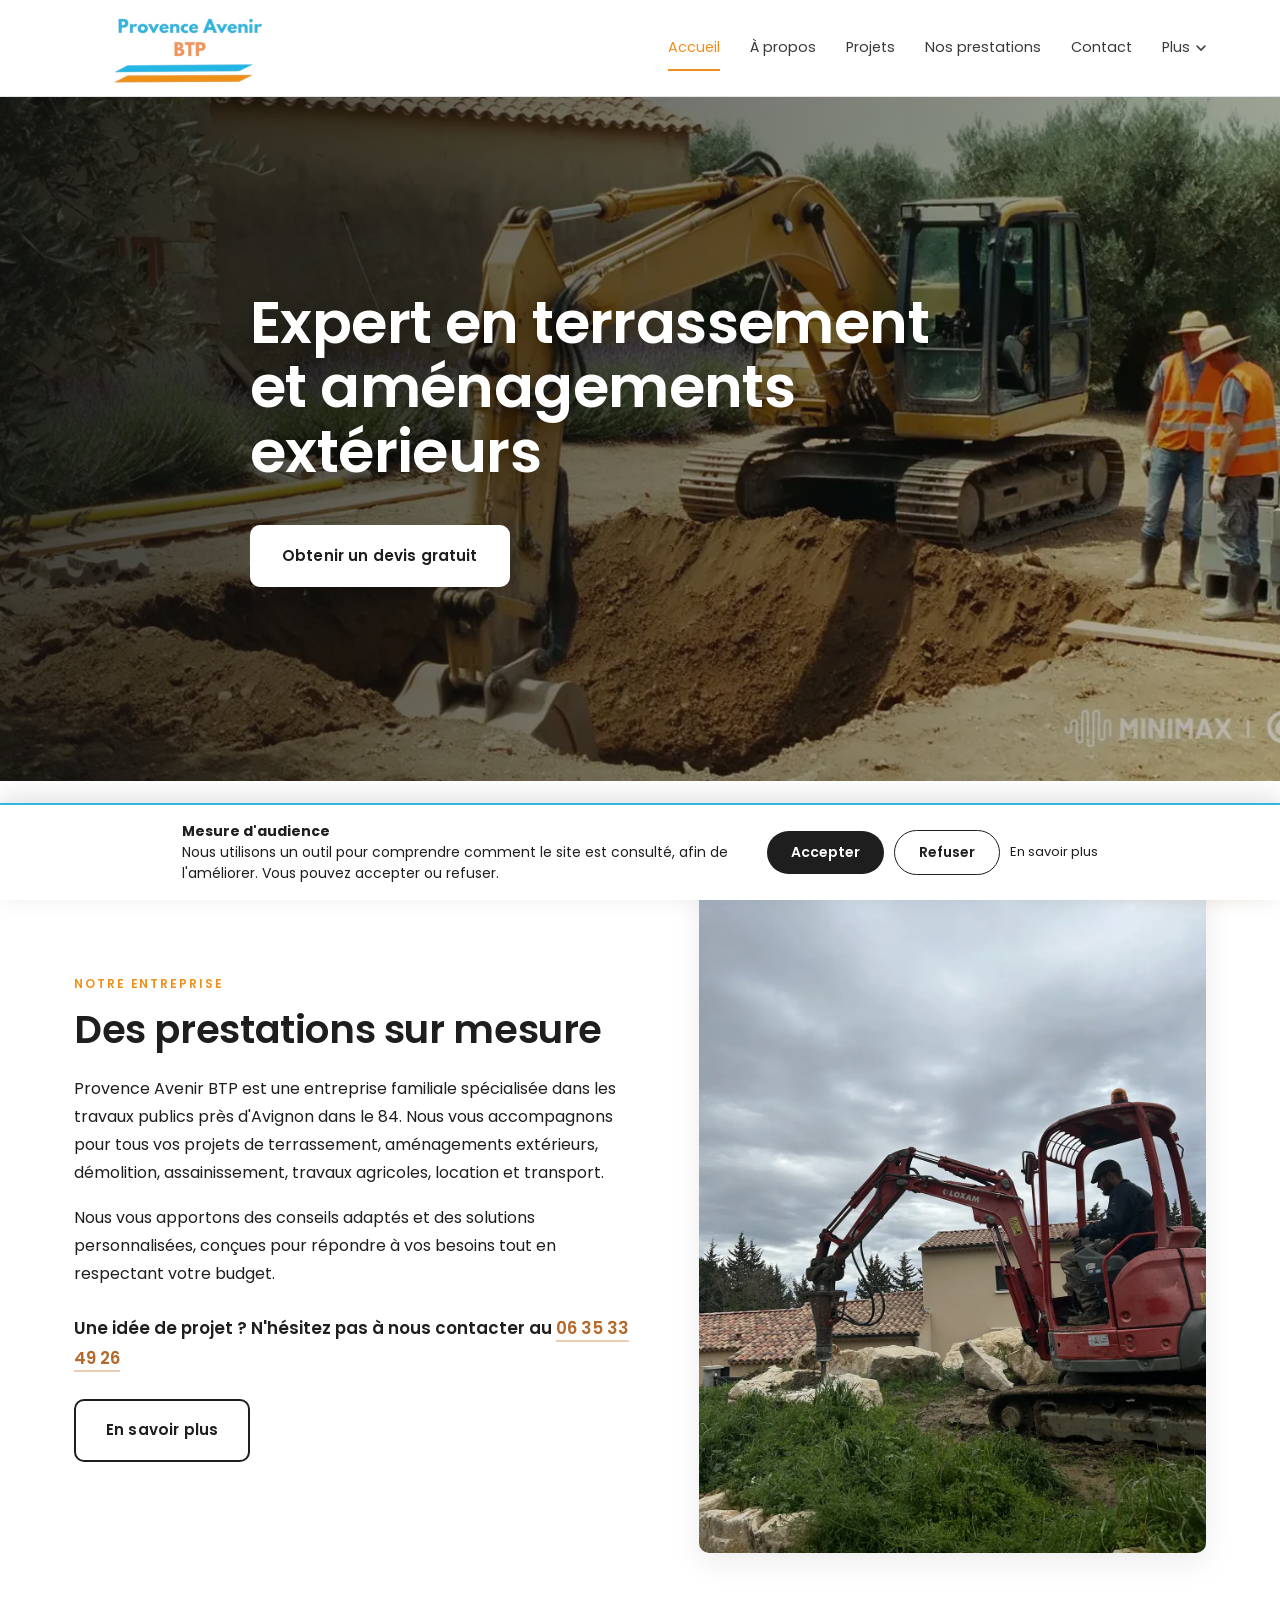
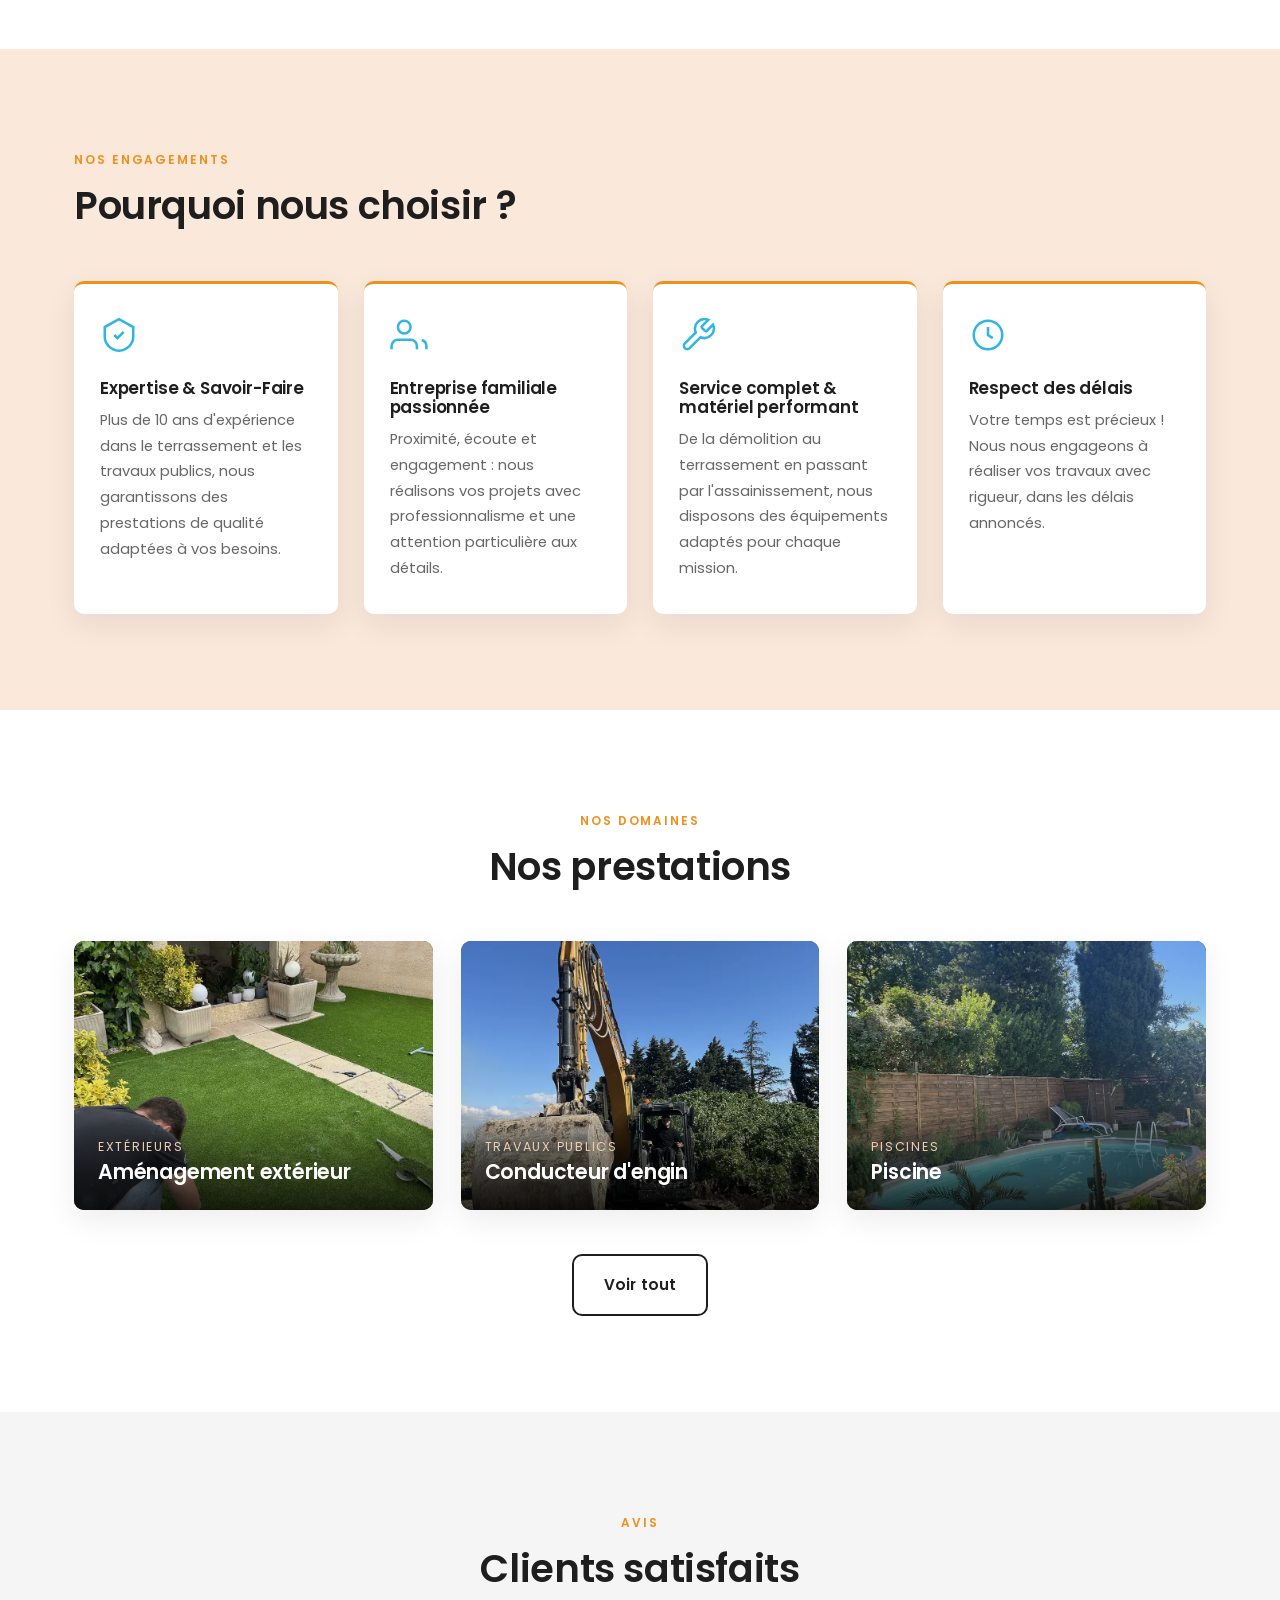
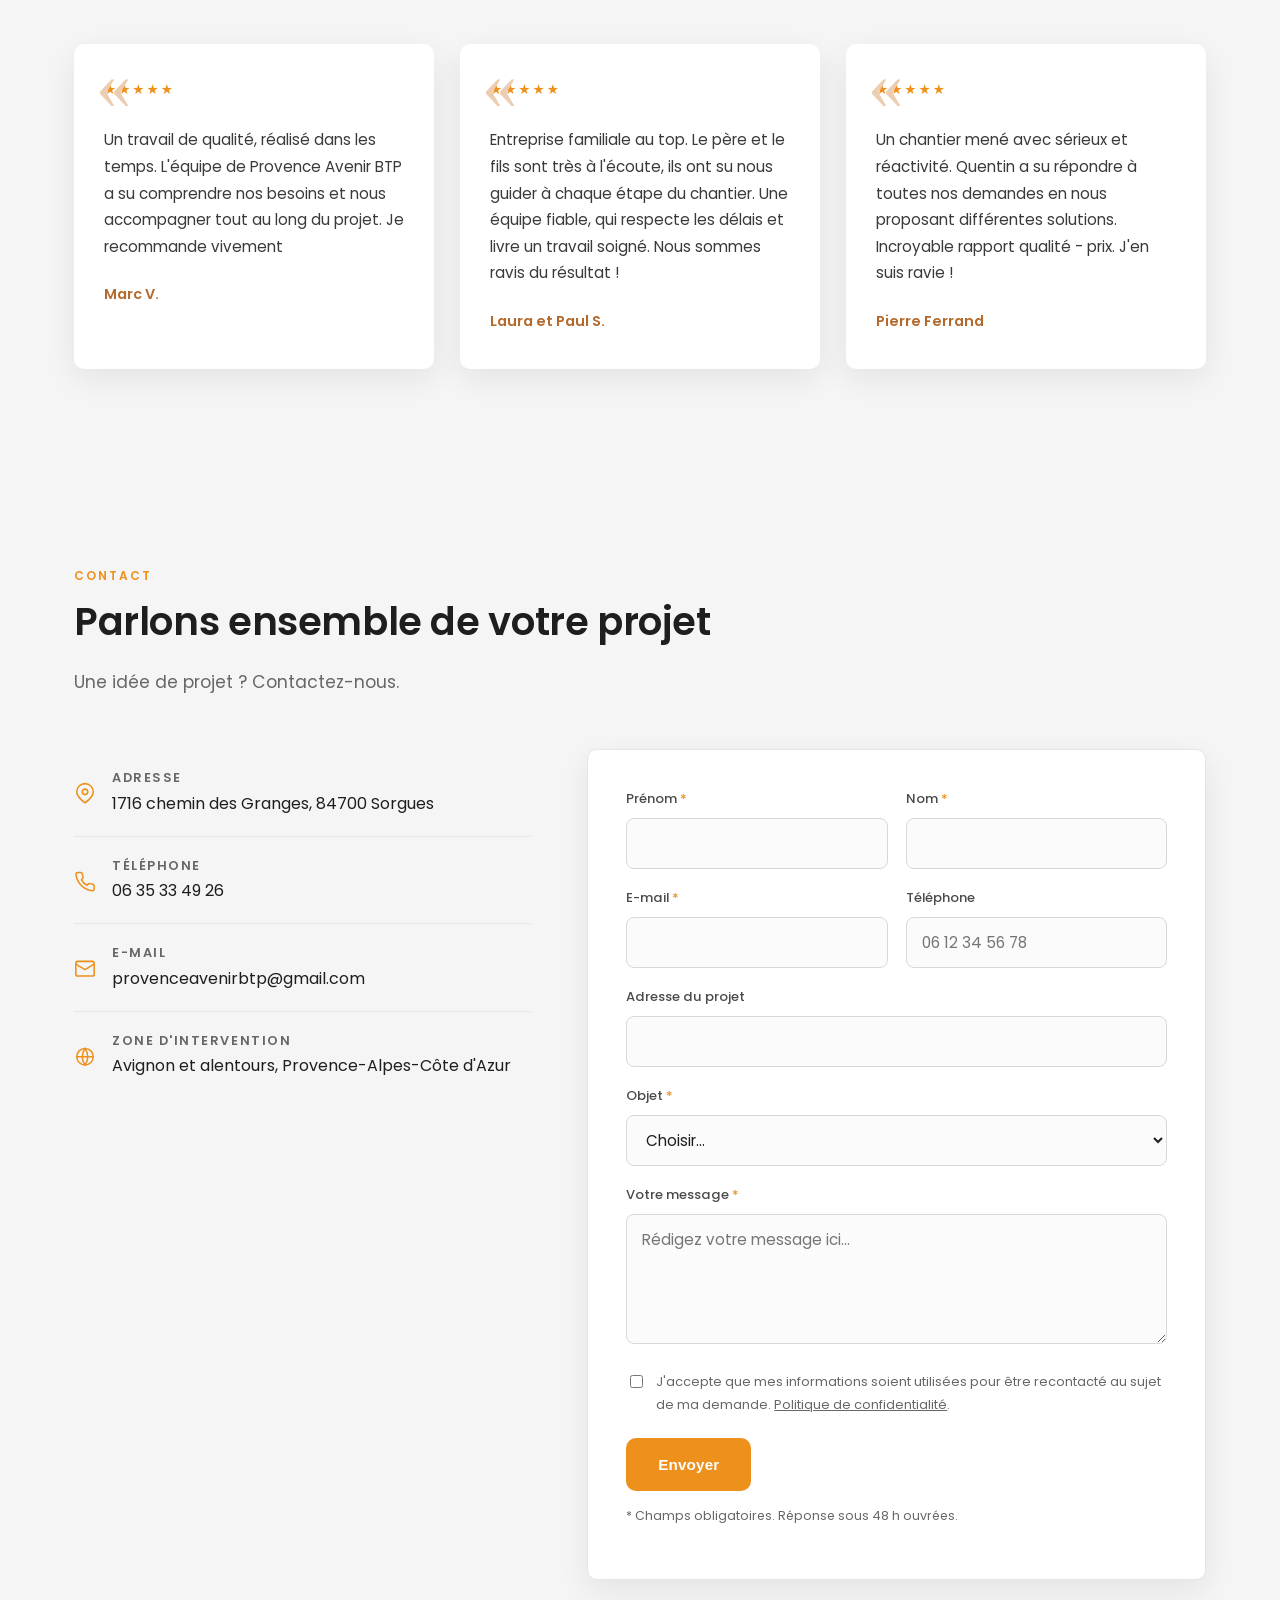
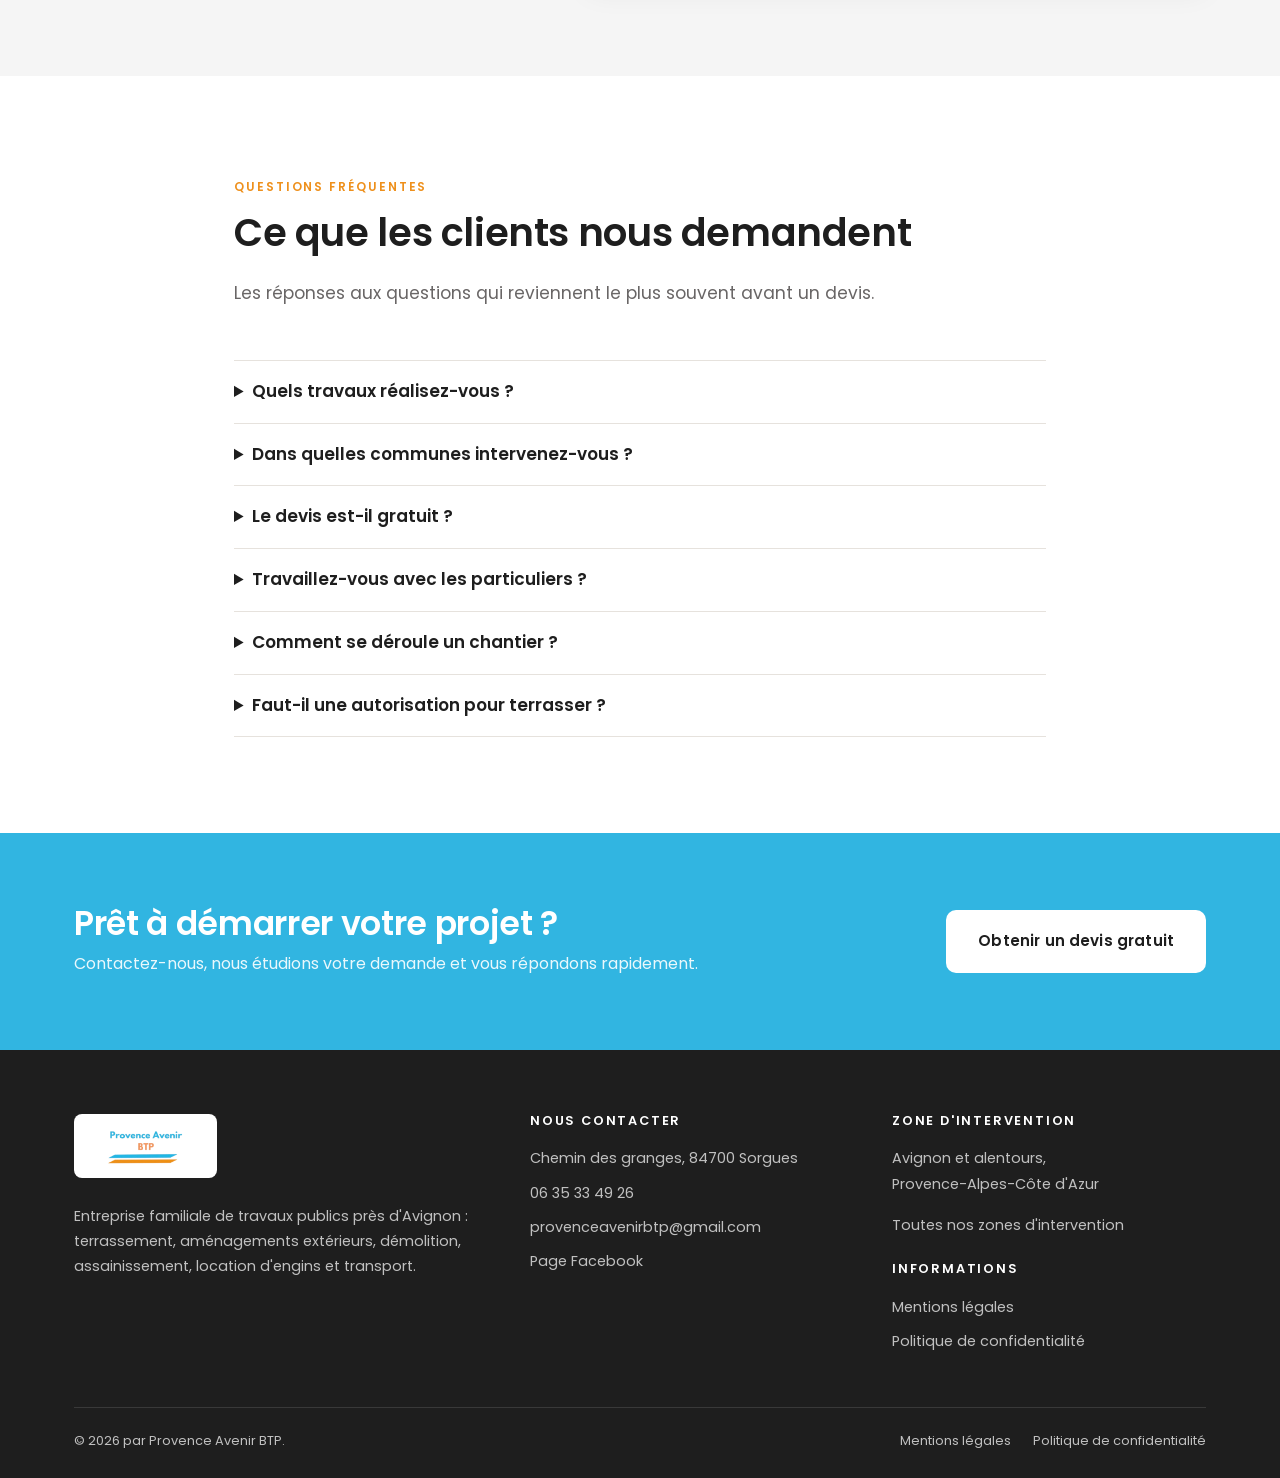
<file: index.html>
<!DOCTYPE html>
<html lang="fr">
<head>
<meta charset="utf-8">
<meta name="viewport" content="width=device-width, initial-scale=1">
<title>Provence Avenir BTP — Terrassement près d'Avignon</title>
<meta name="description" content="Entreprise familiale de travaux publics près d'Avignon : terrassement, aménagements extérieurs, démolition et assainissement. Devis gratuit.">
<link rel="canonical" href="https://provenceavenirbtp.fr/">
<meta property="og:type" content="website">
<meta property="og:site_name" content="Provence Avenir BTP">
<meta property="og:locale" content="fr_FR">
<meta property="og:title" content="Provence Avenir BTP — Terrassement et aménagements extérieurs près d'Avignon">
<meta property="og:description" content="Entreprise familiale de travaux publics près d'Avignon : terrassement, aménagements extérieurs, démolition et assainissement. Devis gratuit.">
<meta property="og:url" content="https://provenceavenirbtp.fr/">
<meta property="og:image" content="https://provenceavenirbtp.fr/assets/img/og-image.jpg">
<meta name="twitter:card" content="summary_large_image">
<meta name="theme-color" content="#1E1E1E">
<link rel="icon" href="assets/img/favicon.png" sizes="any">
<link rel="apple-touch-icon" href="assets/img/apple-touch-icon.png">
<link rel="preconnect" href="https://fonts.googleapis.com">
<link rel="preconnect" href="https://fonts.gstatic.com" crossorigin>
<link href="https://fonts.googleapis.com/css2?family=Poppins:wght@300;400;500;600;700&display=swap" rel="stylesheet">
<link rel="stylesheet" href="assets/css/style.css">
<script type="application/ld+json">
{
 "@context": "https://schema.org",
 "@type": "GeneralContractor",
 "name": "Provence Avenir BTP",
 "description": "Entreprise familiale de travaux publics près d'Avignon : terrassement, aménagements extérieurs, démolition, assainissement, location d'engins et transport.",
 "url": "https://provenceavenirbtp.fr",
 "telephone": "+33635334926",
 "email": "provenceavenirbtp@gmail.com",
 "image": "https://provenceavenirbtp.fr/assets/img/hero-poster.webp",
 "address": {
  "@type": "PostalAddress",
  "streetAddress": "1716 chemin des Granges",
  "postalCode": "84700",
  "addressLocality": "Sorgues",
  "addressCountry": "FR"
 },
 "areaServed": [
  "Avignon",
  "Vaucluse",
  "Provence-Alpes-Côte d'Azur"
 ],
 "founder": {
  "@type": "Person",
  "name": "Quentin Grenod"
 },
 "foundingDate": "2025-09-04",
 "vatID": "FR34990615288",
 "taxID": "990615288"
}
</script>
</head>
<body>
<a class="skip" href="#main">Aller au contenu</a>
<header class="site-header">
  <div class="wrap header-inner">
    <a href="index.html" class="logo" aria-label="Provence Avenir BTP — accueil">
      <img src="assets/img/logo.png" alt="Provence Avenir BTP" width="300" height="115">
    </a>
    <button class="burger" aria-label="Ouvrir le menu" aria-expanded="false" aria-controls="nav">
      <span></span><span></span><span></span>
    </button>
    <nav class="nav" id="nav" aria-label="Navigation principale">
      <a href="index.html" aria-current="page">Accueil</a><a href="a-propos.html">À propos</a><a href="projets.html">Projets</a><a href="prestations.html">Nos prestations</a><a href="contact.html">Contact</a><div class="dropdown">
          <button class="nav-toggle" aria-expanded="false" aria-haspopup="true">Plus <svg width="10" height="6" viewBox="0 0 10 6" aria-hidden="true"><path d="M1 1l4 4 4-4" stroke="currentColor" stroke-width="1.6" fill="none" stroke-linecap="round"/></svg></button>
          <div class="dropdown-panel">
            <a href="prestations.html#faq">Questions fréquentes</a>
            <a href="mentions-legales.html">Mentions légales</a>
            <a href="politique-confidentialite.html">Politique de confidentialité</a>
          </div>
        </div>
    </nav>
  </div>
</header>
<main id="main">

<section class="hero">
  <video autoplay muted loop playsinline poster="assets/img/hero-poster.webp" aria-hidden="true">
    <source src="assets/video/hero.mp4" type="video/mp4">
  </video>
  <div class="wrap hero-content">
    <h1>Expert en terrassement et aménagements extérieurs</h1>
    <a class="btn btn-white" href="contact.html">Obtenir un devis gratuit</a>
  </div>
</section>

<section class="section">
  <div class="wrap split">
    <div>
      <span class="eyebrow">Notre entreprise</span>
      <h2>Des prestations sur mesure</h2>
      <p>Provence Avenir BTP est une entreprise familiale spécialisée dans les travaux publics près d'Avignon dans le 84. Nous vous accompagnons pour tous vos projets de terrassement, aménagements extérieurs, démolition, assainissement, travaux agricoles, location et transport.</p>
      <p>Nous vous apportons des conseils adaptés et des solutions personnalisées, conçues pour répondre à vos besoins tout en respectant votre budget.</p>
      <p class="phone-line">Une idée de projet ? N'hésitez pas à nous contacter au <a href="tel:+33635334926">06 35 33 49 26</a></p>
      <a class="btn btn-outline" href="a-propos.html">En savoir plus</a>
    </div>
    <div class="split-media tall">
      <img src="assets/img/section-accueil.webp" alt="Mini-pelle Provence Avenir BTP en intervention sur un terrain" loading="lazy" width="1200" height="1600">
    </div>
  </div>
</section>

<section class="section section--cream">
  <div class="wrap">
    <div class="section-head">
      <span class="eyebrow">Nos engagements</span>
      <h2>Pourquoi nous choisir ?</h2>
    </div>
    <div class="features">
      <article class="feature">
        <svg class="ico" viewBox="0 0 24 24" fill="none" stroke="currentColor" stroke-width="1.6" aria-hidden="true"><path d="M12 2 3 7v6c0 5 3.8 8.4 9 9 5.2-.6 9-4 9-9V7l-9-5z"/><path d="m9 12 2 2 4-4"/></svg>
        <h3>Expertise &amp; Savoir-Faire</h3>
        <p>Plus de 10 ans d'expérience dans le terrassement et les travaux publics, nous garantissons des prestations de qualité adaptées à vos besoins.</p>
      </article>
      <article class="feature">
        <svg class="ico" viewBox="0 0 24 24" fill="none" stroke="currentColor" stroke-width="1.6" aria-hidden="true"><path d="M17 21v-2a4 4 0 0 0-4-4H5a4 4 0 0 0-4 4v2"/><circle cx="9" cy="7" r="4"/><path d="M23 21v-2a4 4 0 0 0-3-3.9"/></svg>
        <h3>Entreprise familiale passionnée</h3>
        <p>Proximité, écoute et engagement : nous réalisons vos projets avec professionnalisme et une attention particulière aux détails.</p>
      </article>
      <article class="feature">
        <svg class="ico" viewBox="0 0 24 24" fill="none" stroke="currentColor" stroke-width="1.6" aria-hidden="true"><path d="M14.7 6.3a1 1 0 0 0 0 1.4l1.6 1.6a1 1 0 0 0 1.4 0l3.8-3.8a6 6 0 0 1-7.9 7.9l-6.9 6.9a2.1 2.1 0 0 1-3-3l6.9-6.9a6 6 0 0 1 7.9-7.9l-3.8 3.8z"/></svg>
        <h3>Service complet &amp; matériel performant</h3>
        <p>De la démolition au terrassement en passant par l'assainissement, nous disposons des équipements adaptés pour chaque mission.</p>
      </article>
      <article class="feature">
        <svg class="ico" viewBox="0 0 24 24" fill="none" stroke="currentColor" stroke-width="1.6" aria-hidden="true"><circle cx="12" cy="12" r="9"/><path d="M12 7v5l3 2"/></svg>
        <h3>Respect des délais</h3>
        <p>Votre temps est précieux ! Nous nous engageons à réaliser vos travaux avec rigueur, dans les délais annoncés.</p>
      </article>
    </div>
  </div>
</section>

<section class="section">
  <div class="wrap">
    <div class="section-head center">
      <span class="eyebrow">Nos domaines</span>
      <h2>Nos prestations</h2>
    </div>
    <div class="cards">
      <a class="card" href="prestations.html">
        <img src="assets/img/carte-amenagement.webp" alt="Aménagement extérieur réalisé par Provence Avenir BTP" loading="lazy" width="900" height="675">
        <div class="card-body"><span>Extérieurs</span><h3>Aménagement extérieur</h3></div>
      </a>
      <a class="card" href="prestations.html">
        <img src="assets/img/carte-engin.webp" alt="Conducteur d'engin sur chantier de terrassement" loading="lazy" width="900" height="675">
        <div class="card-body"><span>Travaux publics</span><h3>Conducteur d'engin</h3></div>
      </a>
      <a class="card" href="prestations.html">
        <img src="assets/img/carte-piscine.webp" alt="Terrain préparé pour l'installation d'une piscine" loading="lazy" width="900" height="675">
        <div class="card-body"><span>Piscines</span><h3>Piscine</h3></div>
      </a>
    </div>
    <div class="center-cta"><a class="btn btn-outline" href="prestations.html">Voir tout</a></div>
  </div>
</section>

<section class="section section--grey">
  <div class="wrap">
    <div class="section-head center">
      <span class="eyebrow">Avis</span>
      <h2>Clients satisfaits</h2>
    </div>
    <div class="quotes">
      <article class="quote">
        <div class="stars" aria-label="5 étoiles sur 5">★★★★★</div>
        <p>Un travail de qualité, réalisé dans les temps. L'équipe de Provence Avenir BTP a su comprendre nos besoins et nous accompagner tout au long du projet. Je recommande vivement</p>
        <cite>Marc V.</cite>
      </article>
      <article class="quote">
        <div class="stars" aria-label="5 étoiles sur 5">★★★★★</div>
        <p>Entreprise familiale au top. Le père et le fils sont très à l'écoute, ils ont su nous guider à chaque étape du chantier. Une équipe fiable, qui respecte les délais et livre un travail soigné. Nous sommes ravis du résultat !</p>
        <cite>Laura et Paul S.</cite>
      </article>
      <article class="quote">
        <div class="stars" aria-label="5 étoiles sur 5">★★★★★</div>
        <p>Un chantier mené avec sérieux et réactivité. Quentin a su répondre à toutes nos demandes en nous proposant différentes solutions. Incroyable rapport qualité - prix. J'en suis ravie !</p>
        <cite>Pierre Ferrand</cite>
      </article>
    </div>
  </div>
</section>

<section class="section section--grey" id="contact">
  <div class="wrap">
    <div class="section-head">
      <span class="eyebrow">Contact</span>
      <h2>Parlons ensemble de votre projet</h2>
      <p class="lead">Une idée de projet ? Contactez-nous.</p>
    </div>
    <div class="contact-grid">
      <div>
        <ul class="info-list">
          <li>
            <svg class="ico" viewBox="0 0 24 24" fill="none" stroke="currentColor" stroke-width="1.7" aria-hidden="true"><path d="M21 10c0 6-9 12-9 12s-9-6-9-12a9 9 0 1 1 18 0z"/><circle cx="12" cy="10" r="3"/></svg>
            <div><strong>Adresse</strong><span>1716 chemin des Granges, 84700 Sorgues</span></div>
          </li>
          <li>
            <svg class="ico" viewBox="0 0 24 24" fill="none" stroke="currentColor" stroke-width="1.7" aria-hidden="true"><path d="M22 16.9v3a2 2 0 0 1-2.2 2 19.8 19.8 0 0 1-8.6-3.1 19.5 19.5 0 0 1-6-6A19.8 19.8 0 0 1 2.1 4.2 2 2 0 0 1 4.1 2h3a2 2 0 0 1 2 1.7c.1 1 .4 1.9.7 2.8a2 2 0 0 1-.5 2.1L8.1 9.9a16 16 0 0 0 6 6l1.3-1.3a2 2 0 0 1 2.1-.5c.9.3 1.8.6 2.8.7a2 2 0 0 1 1.7 2z"/></svg>
            <div><strong>Téléphone</strong><a href="tel:+33635334926">06 35 33 49 26</a></div>
          </li>
          <li>
            <svg class="ico" viewBox="0 0 24 24" fill="none" stroke="currentColor" stroke-width="1.7" aria-hidden="true"><rect x="2" y="4" width="20" height="16" rx="2"/><path d="m2 7 10 6 10-6"/></svg>
            <div><strong>E-mail</strong><a href="mailto:provenceavenirbtp@gmail.com">provenceavenirbtp@gmail.com</a></div>
          </li>
          <li>
            <svg class="ico" viewBox="0 0 24 24" fill="none" stroke="currentColor" stroke-width="1.7" aria-hidden="true"><circle cx="12" cy="12" r="9"/><path d="M3 12h18M12 3a15 15 0 0 1 0 18 15 15 0 0 1 0-18z"/></svg>
            <div><strong>Zone d'intervention</strong><span>Avignon et alentours, Provence-Alpes-Côte d'Azur</span></div>
          </li>
        </ul>
      </div>

      <form class="form-card" id="devis-form" novalidate data-endpoint="https://formsubmit.co/ajax/provenceavenirbtp@gmail.com">
        <div class="form-msg" id="form-msg" role="status" aria-live="polite"></div>
        <div class="grid-2">
          <div class="field">
            <label for="prenom">Prénom <span class="req">*</span></label>
            <input type="text" id="prenom" name="prenom" autocomplete="given-name" required>
          </div>
          <div class="field">
            <label for="nom">Nom <span class="req">*</span></label>
            <input type="text" id="nom" name="nom" autocomplete="family-name" required>
          </div>
        </div>
        <div class="grid-2">
          <div class="field">
            <label for="email">E-mail <span class="req">*</span></label>
            <input type="email" id="email" name="email" autocomplete="email" required>
          </div>
          <div class="field">
            <label for="tel">Téléphone</label>
            <input type="tel" id="tel" name="tel" autocomplete="tel" placeholder="06 12 34 56 78">
          </div>
        </div>
        <div class="field">
          <label for="adresse">Adresse du projet</label>
          <input type="text" id="adresse" name="adresse" autocomplete="street-address">
        </div>
        <div class="field">
          <label for="objet">Objet <span class="req">*</span></label>
          <select id="objet" name="objet" required>
            <option value="">Choisir…</option>
            <option>Terrassement</option>
            <option>Terrassement piscine</option>
            <option>Aménagements extérieurs</option>
            <option>Nivellement &amp; mise à niveau</option>
            <option>Fondations &amp; préparation de chantier</option>
            <option>Évacuation des terres &amp; remise en état</option>
            <option>Démolition</option>
            <option>Assainissement</option>
            <option>Location d'engins / transport</option>
            <option>Autre demande</option>
          </select>
        </div>
        <div class="field">
          <label for="message">Votre message <span class="req">*</span></label>
          <textarea id="message" name="message" placeholder="Rédigez votre message ici..." required></textarea>
        </div>
        <label class="check">
          <input type="checkbox" name="consentement" required>
          <span>J'accepte que mes informations soient utilisées pour être recontacté au sujet de ma demande.
          <a href="politique-confidentialite.html" style="text-decoration:underline">Politique de confidentialité</a>.</span>
        </label>
        <input class="hp" type="text" name="_gotcha" tabindex="-1" autocomplete="off" aria-hidden="true">
        <button type="submit" class="btn btn-orange">Envoyer</button>
        <p class="form-note">* Champs obligatoires. Réponse sous 48 h ouvrées.</p>
      </form>
    </div>
  </div>
</section>


<section class="section" id="faq">
  <div class="wrap" style="max-width:860px">
    <div class="section-head">
      <span class="eyebrow">Questions fréquentes</span>
      <h2>Ce que les clients nous demandent</h2>
      <p class="lead">Les réponses aux questions qui reviennent le plus souvent avant un devis.</p>
    </div>
    <details style="border-top:1px solid #e6e2dd;padding:16px 0">
      <summary style="cursor:pointer;font-weight:600;font-size:17px">Quels travaux réalisez-vous ?</summary>
      <p style="margin:10px 0 0;line-height:1.75">Terrassement, terrassement piscine, aménagements extérieurs, nivellement et mise à niveau, fondations et préparation de chantier, évacuation des terres, démolition, assainissement, location d'engins et transport.</p>
    </details>
    <details style="border-top:1px solid #e6e2dd;padding:16px 0">
      <summary style="cursor:pointer;font-weight:600;font-size:17px">Dans quelles communes intervenez-vous ?</summary>
      <p style="margin:10px 0 0;line-height:1.75">Depuis Sorgues, nous intervenons dans tout le bassin avignonnais et le nord du Vaucluse : Avignon, Le Pontet, Vedène, Monteux, Châteauneuf-du-Pape, Carpentras, Orange, Villeneuve-lès-Avignon et les communes voisines.</p>
    </details>
    <details style="border-top:1px solid #e6e2dd;padding:16px 0">
      <summary style="cursor:pointer;font-weight:600;font-size:17px">Le devis est-il gratuit ?</summary>
      <p style="margin:10px 0 0;line-height:1.75">Oui, le devis est gratuit et sans engagement. Vous nous décrivez votre projet par téléphone ou via le formulaire : nous répondons sous 48 h ouvrées, et nous venons sur place lorsque le projet le nécessite.</p>
    </details>
    <details style="border-top:1px solid #e6e2dd;padding:16px 0">
      <summary style="cursor:pointer;font-weight:600;font-size:17px">Travaillez-vous avec les particuliers ?</summary>
      <p style="margin:10px 0 0;line-height:1.75">Oui. Une grande partie de nos chantiers concerne des particuliers : préparation de terrain, cour et accès, abords de piscine, terrasse ou remise en état après travaux. Nous travaillons aussi pour les professionnels et les entreprises.</p>
    </details>
    <details style="border-top:1px solid #e6e2dd;padding:16px 0">
      <summary style="cursor:pointer;font-weight:600;font-size:17px">Comment se déroule un chantier ?</summary>
      <p style="margin:10px 0 0;line-height:1.75">Nous étudions votre terrain et l'accès, nous établissons un devis détaillé, puis nous intervenons avec les engins adaptés. En fin de chantier, nous vérifions ensemble les niveaux et le rendu.</p>
    </details>
    <details style="border-top:1px solid #e6e2dd;padding:16px 0">
      <summary style="cursor:pointer;font-weight:600;font-size:17px">Faut-il une autorisation pour terrasser ?</summary>
      <p style="margin:10px 0 0;line-height:1.75">Selon la nature du projet, une déclaration préalable ou un permis de construire peut être nécessaire, notamment pour une piscine ou une construction. Nous vous signalons dès la visite si votre projet semble concerné ; les démarches restent à votre charge.</p>
    </details>
    <div style="border-top:1px solid #e6e2dd"></div>
  </div>
</section>
<script type="application/ld+json">{"@context": "https://schema.org", "@type": "FAQPage", "mainEntity": [{"@type": "Question", "name": "Quels travaux réalisez-vous ?", "acceptedAnswer": {"@type": "Answer", "text": "Terrassement, terrassement piscine, aménagements extérieurs, nivellement et mise à niveau, fondations et préparation de chantier, évacuation des terres, démolition, assainissement, location d'engins et transport."}}, {"@type": "Question", "name": "Dans quelles communes intervenez-vous ?", "acceptedAnswer": {"@type": "Answer", "text": "Depuis Sorgues, nous intervenons dans tout le bassin avignonnais et le nord du Vaucluse : Avignon, Le Pontet, Vedène, Monteux, Châteauneuf-du-Pape, Carpentras, Orange, Villeneuve-lès-Avignon et les communes voisines."}}, {"@type": "Question", "name": "Le devis est-il gratuit ?", "acceptedAnswer": {"@type": "Answer", "text": "Oui, le devis est gratuit et sans engagement. Vous nous décrivez votre projet par téléphone ou via le formulaire : nous répondons sous 48 h ouvrées, et nous venons sur place lorsque le projet le nécessite."}}, {"@type": "Question", "name": "Travaillez-vous avec les particuliers ?", "acceptedAnswer": {"@type": "Answer", "text": "Oui. Une grande partie de nos chantiers concerne des particuliers : préparation de terrain, cour et accès, abords de piscine, terrasse ou remise en état après travaux. Nous travaillons aussi pour les professionnels et les entreprises."}}, {"@type": "Question", "name": "Comment se déroule un chantier ?", "acceptedAnswer": {"@type": "Answer", "text": "Nous étudions votre terrain et l'accès, nous établissons un devis détaillé, puis nous intervenons avec les engins adaptés. En fin de chantier, nous vérifions ensemble les niveaux et le rendu."}}, {"@type": "Question", "name": "Faut-il une autorisation pour terrasser ?", "acceptedAnswer": {"@type": "Answer", "text": "Selon la nature du projet, une déclaration préalable ou un permis de construire peut être nécessaire, notamment pour une piscine ou une construction. Nous vous signalons dès la visite si votre projet semble concerné ; les démarches restent à votre charge."}}]}</script>

<section class="cta-band">
  <div class="wrap inner">
    <div>
      <h2>Prêt à démarrer votre projet ?</h2>
      <p>Contactez-nous, nous étudions votre demande et vous répondons rapidement.</p>
    </div>
    <a class="btn btn-white" href="contact.html">Obtenir un devis gratuit</a>
  </div>
</section>
</main>
<footer class="site-footer">
  <div class="wrap">
    <div class="footer-grid">
      <div>
        <a href="index.html" class="footer-logo"><img loading="lazy" decoding="async" src="assets/img/logo.png" alt="Provence Avenir BTP" width="220" height="84"></a>
        <p>Entreprise familiale de travaux publics près d'Avignon : terrassement, aménagements extérieurs, démolition, assainissement, location d'engins et transport.</p>
      </div>
      <div>
        <h4>Nous contacter</h4>
        <ul class="footer-list">
          <li>Chemin des granges, 84700 Sorgues</li>
          <li><a href="tel:+33635334926">06 35 33 49 26</a></li>
          <li><a href="mailto:provenceavenirbtp@gmail.com">provenceavenirbtp@gmail.com</a></li>
          <li><a href="https://www.facebook.com/people/Provence-Avenir-BTP/61555597475347/" target="_blank" rel="noopener">Page Facebook</a></li>
        </ul>
      </div>
      <div>
        <h4>Zone d'intervention</h4>
        <p>Avignon et alentours,<br>Provence-Alpes-Côte d'Azur</p><ul class="footer-list" style="margin-top:12px"><li><a href="zones-intervention.html">Toutes nos zones d'intervention</a></li></ul>
        <h4 style="margin-top:24px">Informations</h4>
        <ul class="footer-list">
          <li><a href="mentions-legales.html">Mentions légales</a></li>
          <li><a href="politique-confidentialite.html">Politique de confidentialité</a></li>
        </ul>
      </div>
    </div>
    <div class="footer-bottom">
      <span>© 2026 par Provence Avenir BTP.</span>
      <div class="legal-links">
        <a href="mentions-legales.html">Mentions légales</a>
        <a href="politique-confidentialite.html">Politique de confidentialité</a>
      </div>
    </div>
  </div>
</footer>
<a class="chat-fab" href="contact.html" aria-label="Nous écrire">
  <svg viewBox="0 0 24 24" fill="none" stroke="currentColor" stroke-width="2" aria-hidden="true"><path d="M21 11.5a8.4 8.4 0 0 1-9 8.4 9.9 9.9 0 0 1-4-.9L3 21l1.9-4.4A8.4 8.4 0 0 1 12 3.1a8.4 8.4 0 0 1 9 8.4z" stroke-linecap="round" stroke-linejoin="round"/></svg>
  <span>Discutons !</span>
</a>
<button class="to-top" id="to-top" aria-label="Remonter en haut de page">
  <svg viewBox="0 0 24 24" fill="none" stroke-width="2" aria-hidden="true"><path d="m6 15 6-6 6 6" stroke-linecap="round" stroke-linejoin="round"/></svg>
</button>
<nav class="mobile-bar" aria-label="Actions rapides">
  <a href="tel:+33635334926">
    <svg viewBox="0 0 24 24" fill="none" stroke="currentColor" stroke-width="1.9" aria-hidden="true"><path d="M22 16.9v3a2 2 0 0 1-2.2 2 19.8 19.8 0 0 1-8.6-3.1 19.5 19.5 0 0 1-6-6A19.8 19.8 0 0 1 2.1 4.2 2 2 0 0 1 4.1 2h3a2 2 0 0 1 2 1.7c.1 1 .4 1.9.7 2.8a2 2 0 0 1-.5 2.1L8.1 9.9a16 16 0 0 0 6 6l1.3-1.3a2 2 0 0 1 2.1-.5c.9.3 1.8.6 2.8.7a2 2 0 0 1 1.7 2z" stroke-linecap="round" stroke-linejoin="round"/></svg>
    Téléphone
  </a>
  <a href="mailto:provenceavenirbtp@gmail.com">
    <svg viewBox="0 0 24 24" fill="none" stroke="currentColor" stroke-width="1.9" aria-hidden="true"><rect x="2" y="4" width="20" height="16" rx="2"/><path d="m2 7 10 6 10-6"/></svg>
    E-mail
  </a>
  <a href="https://www.facebook.com/people/Provence-Avenir-BTP/61555597475347/" target="_blank" rel="noopener">
    <svg viewBox="0 0 24 24" fill="currentColor" aria-hidden="true"><path d="M22 12a10 10 0 1 0-11.6 9.9v-7H7.9V12h2.5V9.8c0-2.5 1.5-3.9 3.8-3.9 1.1 0 2.2.2 2.2.2v2.4h-1.2c-1.2 0-1.6.8-1.6 1.6V12h2.7l-.4 2.9h-2.3v7A10 10 0 0 0 22 12z"/></svg>
    Facebook
  </a>
  <a href="contact.html">
    <svg viewBox="0 0 24 24" fill="none" stroke="currentColor" stroke-width="1.9" aria-hidden="true"><path d="M14 2H6a2 2 0 0 0-2 2v16a2 2 0 0 0 2 2h12a2 2 0 0 0 2-2V8z"/><path d="M14 2v6h6M9 13h6M9 17h4" stroke-linecap="round" stroke-linejoin="round"/></svg>
    Devis
  </a>
</nav>
<script src="assets/js/main.js" defer></script>
<!-- Consentement cookies + Google Analytics (GA4) -->
<div id="ck" role="dialog" aria-live="polite" aria-label="Mesure d'audience">
  <div class="ck-in">
    <p><strong>Mesure d'audience</strong><br>Nous utilisons un outil pour comprendre comment le site est consulté, afin de l'améliorer. Vous pouvez accepter ou refuser.</p>
    <div class="ck-btns">
      <button type="button" class="ck-btn ck-yes" onclick="ckSet('granted')">Accepter</button>
      <button type="button" class="ck-btn ck-no" onclick="ckSet('denied')">Refuser</button>
      <a href="politique-confidentialite.html">En savoir plus</a>
    </div>
  </div>
</div>
<style>
#ck{position:fixed;left:0;right:0;bottom:0;background:#fff;border-top:2px solid #31B5E1;box-shadow:0 -6px 24px rgba(0,0,0,.12);z-index:9999;transform:translateY(120%);transition:transform .3s ease;font-family:Poppins,system-ui,sans-serif}
#ck.show{transform:translateY(0)}
.ck-in{max-width:960px;margin:0 auto;padding:16px 22px;display:flex;gap:18px;align-items:center;justify-content:space-between;flex-wrap:wrap}
#ck p{margin:0;font-size:14px;line-height:1.5;color:#1E1E1E;max-width:560px}
.ck-btns{display:flex;gap:10px;align-items:center;flex-wrap:wrap}
.ck-btn{border:0;border-radius:40px;padding:11px 24px;font-size:14px;font-weight:600;cursor:pointer;font-family:inherit}
.ck-yes{background:#1E1E1E;color:#fff}
.ck-no{background:#fff;color:#1E1E1E;border:1px solid #1E1E1E}
.ck-btns a{font-size:13px;color:#1E1E1E}
@media(max-width:620px){.ck-in{padding:14px 16px;gap:12px}#ck p{font-size:13px}.ck-btn{padding:10px 18px;font-size:13px}}
</style>
<script>
(function(){
  var K='pabtp_ck', GA='G-KJ9Q89D6ZX';
  window.gaLoad=function(){
    if(window.__ga)return; window.__ga=1;
    var s=document.createElement('script'); s.async=true;
    s.src='https://www.googletagmanager.com/gtag/js?id='+GA;
    document.head.appendChild(s);
    window.dataLayer=window.dataLayer||[];
    window.gtag=function(){dataLayer.push(arguments);};
    gtag('js', new Date());
    gtag('config',GA,{'anonymize_ip':true});
  };
  window.ckSet=function(v){
    try{localStorage.setItem(K,v)}catch(e){}
    var el=document.getElementById('ck'); if(el) el.classList.remove('show');
    if(v==='granted') window.gaLoad();
  };
  var c=null; try{c=localStorage.getItem(K)}catch(e){}
  if(c==='granted'){ window.gaLoad(); }
  else if(!c){ document.addEventListener('DOMContentLoaded',function(){
    var el=document.getElementById('ck'); if(el) el.classList.add('show');
  }); }
})();
</script>

</body>
</html>
</file>
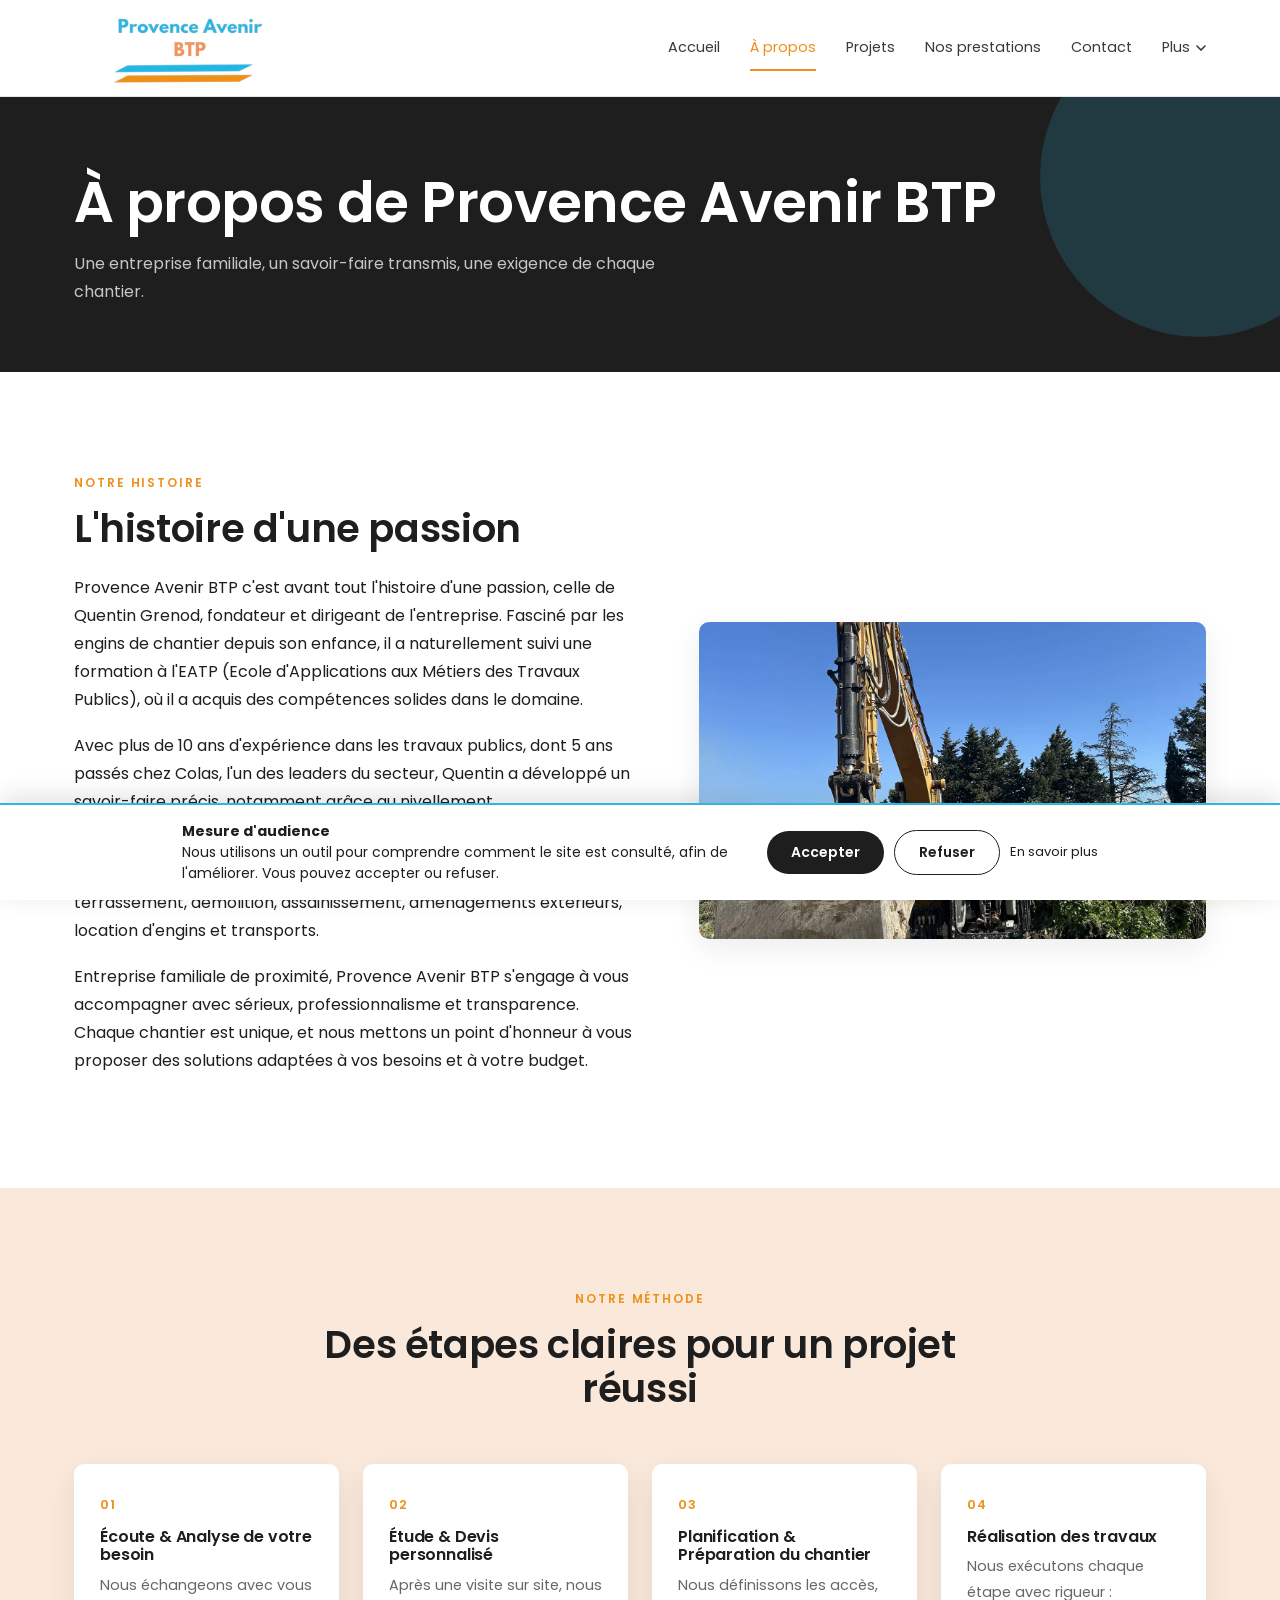
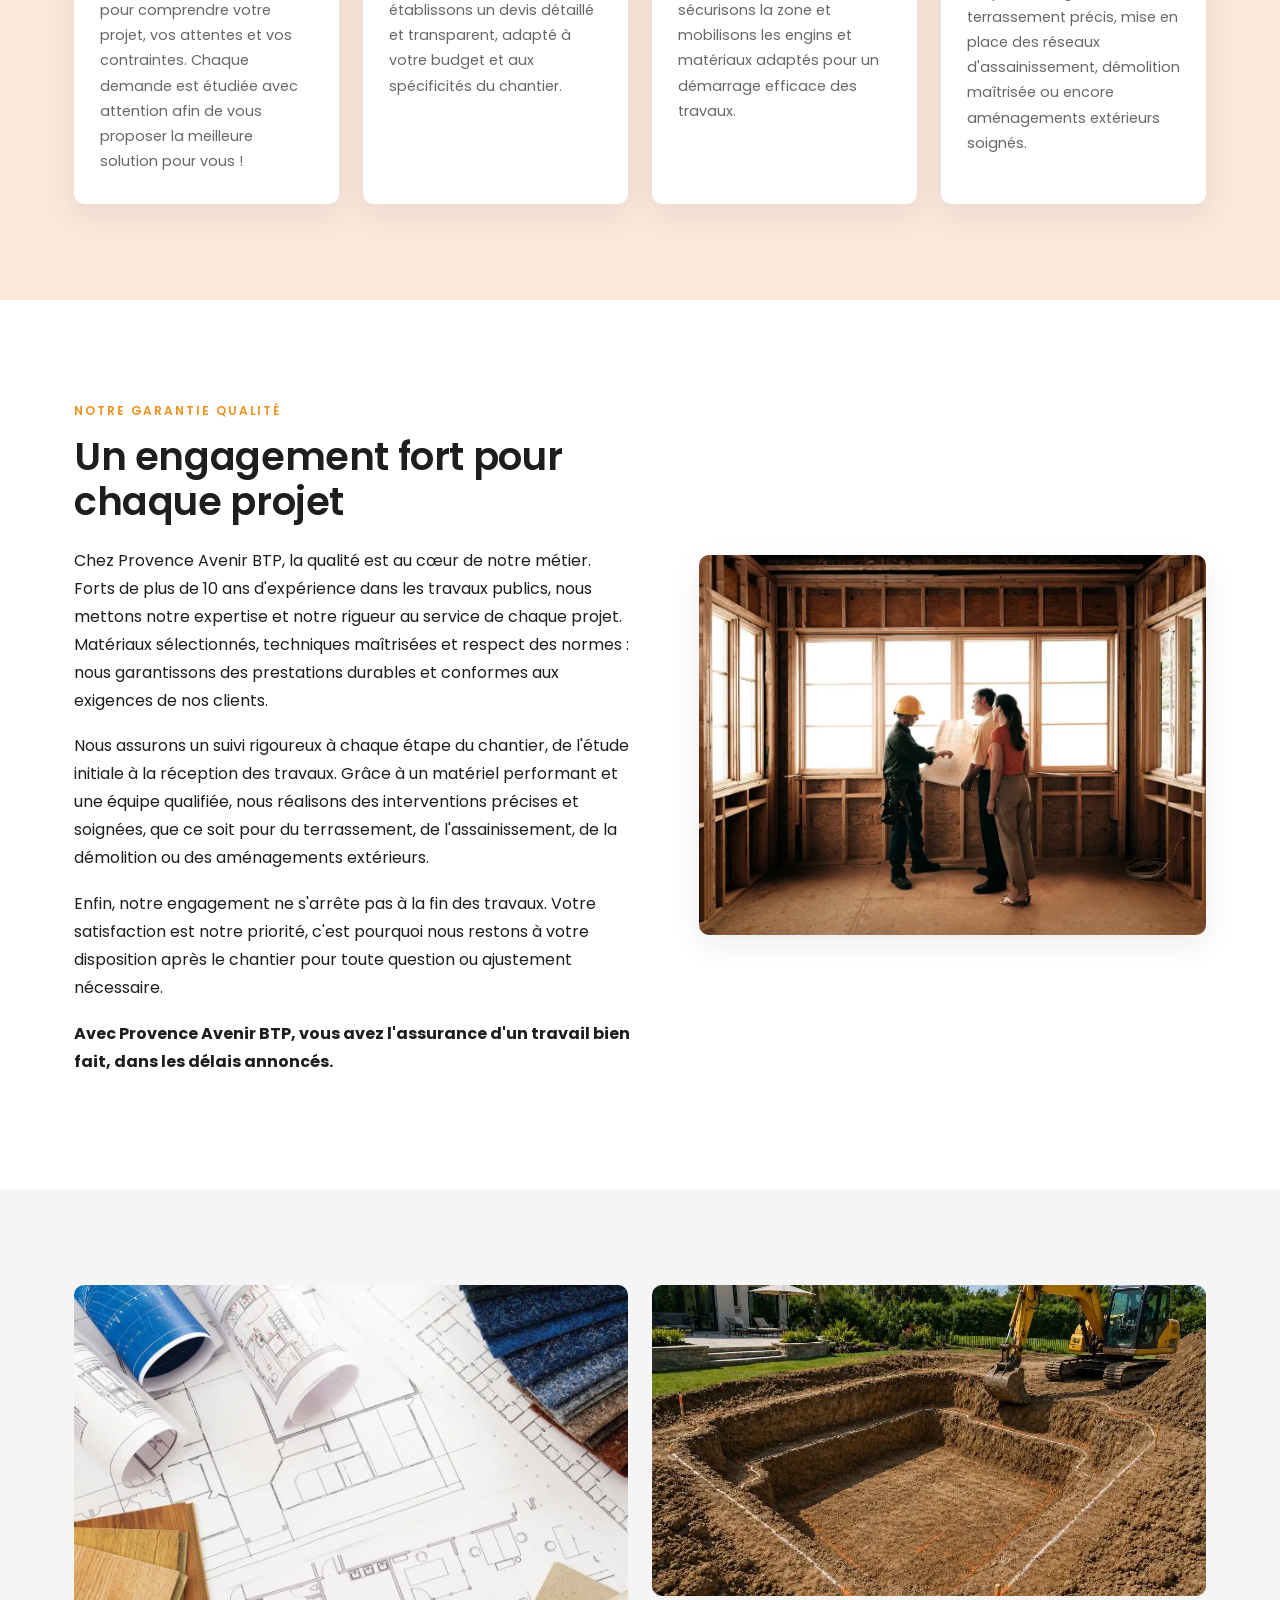
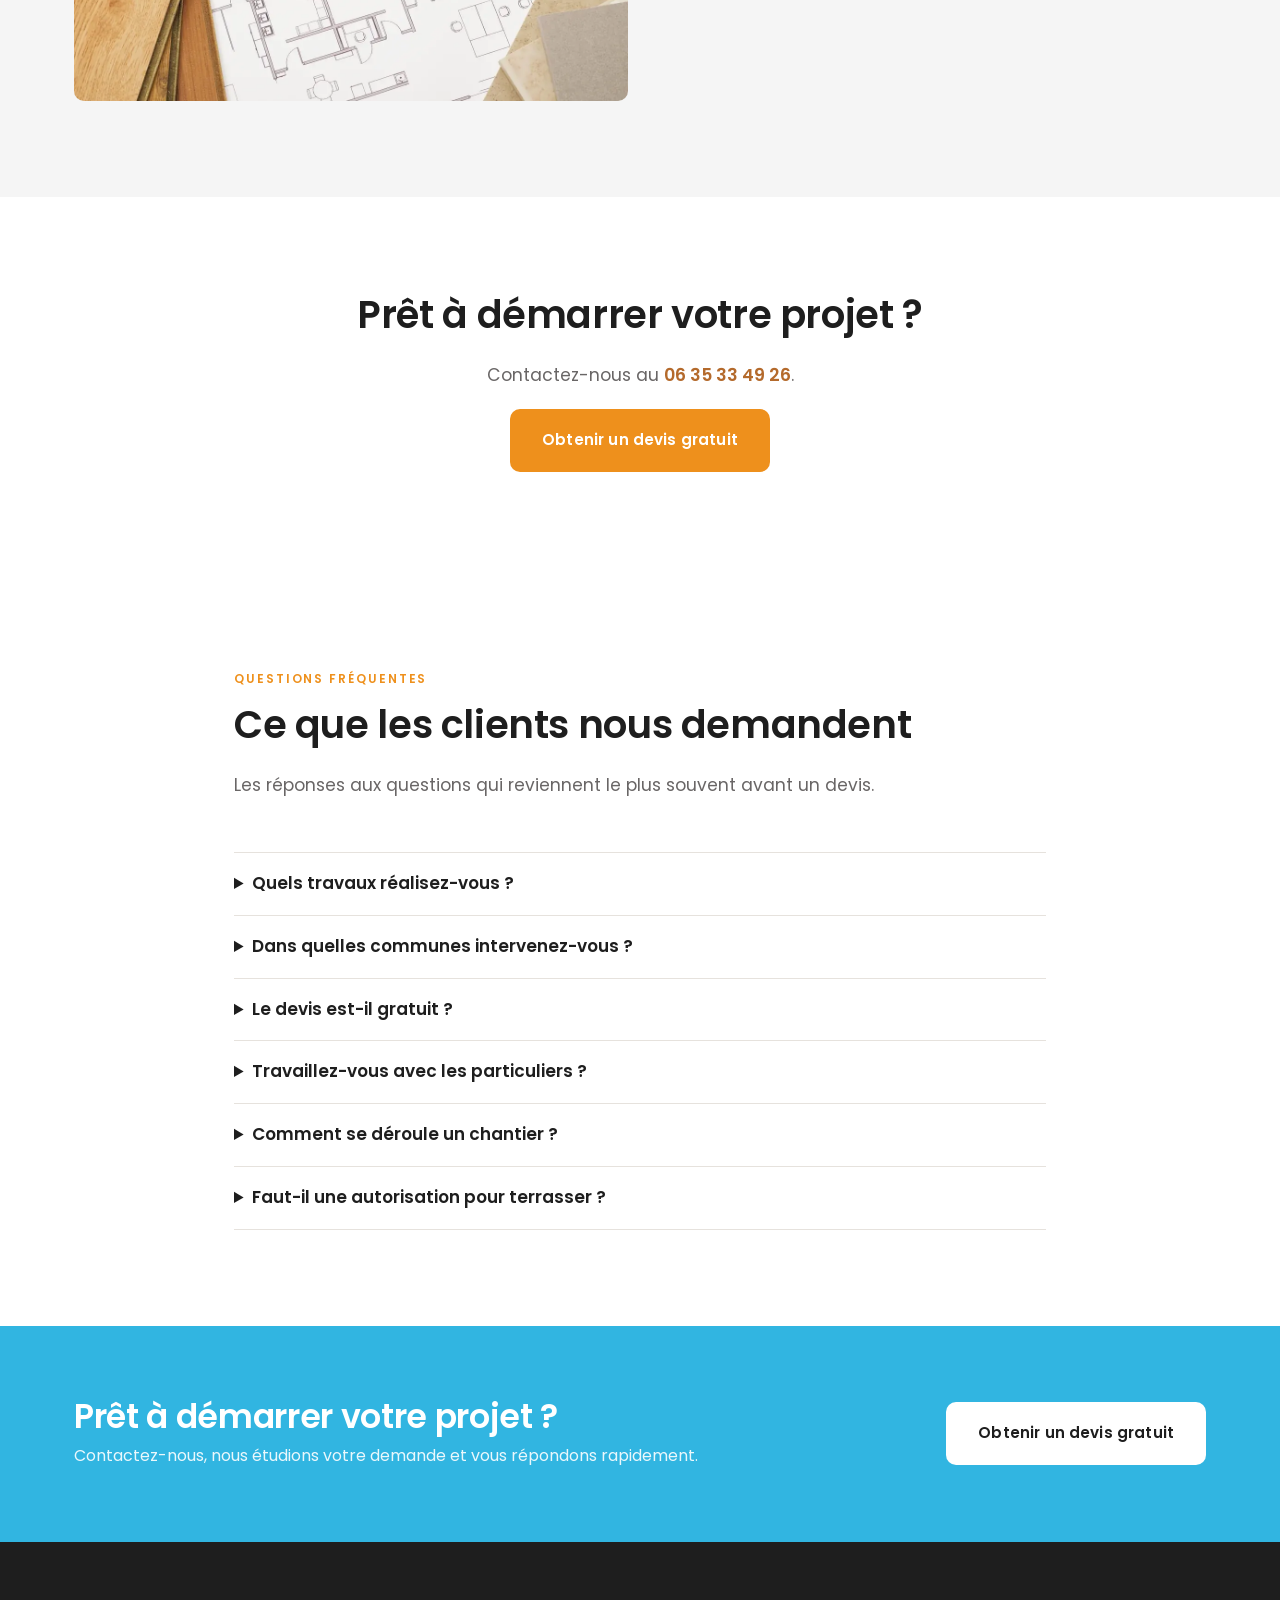
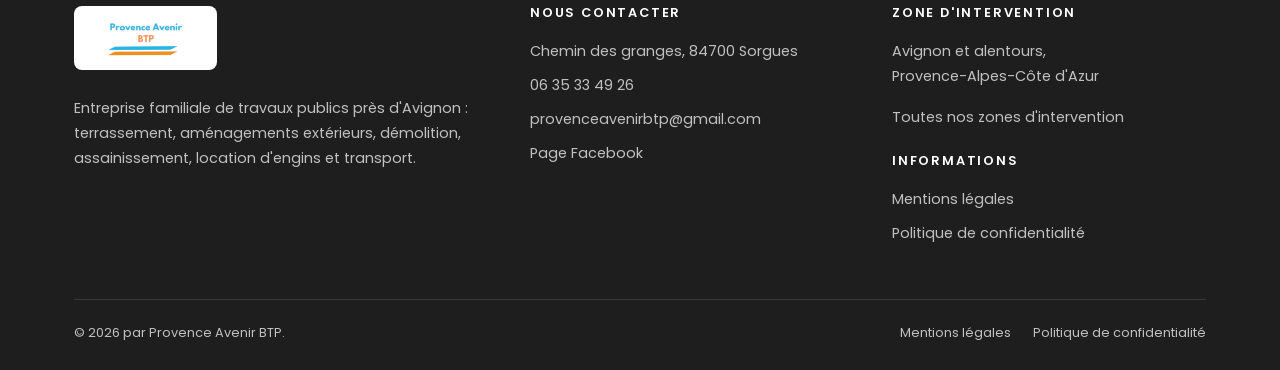
<file: a-propos.html>
<!DOCTYPE html>
<html lang="fr">
<head>
<meta charset="utf-8">
<meta name="viewport" content="width=device-width, initial-scale=1">
<title>L'entreprise — Terrassement à Sorgues | Provence Avenir BTP</title>
<meta name="description" content="Provence Avenir BTP : l'histoire de Quentin Grenod, fondateur, plus de 10 ans d'expérience en travaux publics, notre méthode en 4 étapes et notre garantie qualité.">
<link rel="canonical" href="https://provenceavenirbtp.fr/a-propos.html">
<meta property="og:type" content="website">
<meta property="og:site_name" content="Provence Avenir BTP">
<meta property="og:locale" content="fr_FR">
<meta property="og:title" content="À propos | Provence Avenir BTP">
<meta property="og:description" content="Provence Avenir BTP : l'histoire de Quentin Grenod, fondateur, plus de 10 ans d'expérience en travaux publics, notre méthode en 4 étapes et notre garantie qualité.">
<meta property="og:url" content="https://provenceavenirbtp.fr/a-propos.html">
<meta property="og:image" content="https://provenceavenirbtp.fr/assets/img/og-image.jpg">
<meta name="twitter:card" content="summary_large_image">
<meta name="theme-color" content="#1E1E1E">
<link rel="icon" href="assets/img/favicon.png" sizes="any">
<link rel="apple-touch-icon" href="assets/img/apple-touch-icon.png">
<link rel="preconnect" href="https://fonts.googleapis.com">
<link rel="preconnect" href="https://fonts.gstatic.com" crossorigin>
<link href="https://fonts.googleapis.com/css2?family=Poppins:wght@300;400;500;600;700&display=swap" rel="stylesheet">
<link rel="stylesheet" href="assets/css/style.css">
<script type="application/ld+json">
{
 "@context": "https://schema.org",
 "@type": "GeneralContractor",
 "name": "Provence Avenir BTP",
 "description": "Entreprise familiale de travaux publics près d'Avignon : terrassement, aménagements extérieurs, démolition, assainissement, location d'engins et transport.",
 "url": "https://provenceavenirbtp.fr",
 "telephone": "+33635334926",
 "email": "provenceavenirbtp@gmail.com",
 "image": "https://provenceavenirbtp.fr/assets/img/hero-poster.webp",
 "address": {
  "@type": "PostalAddress",
  "streetAddress": "1716 chemin des Granges",
  "postalCode": "84700",
  "addressLocality": "Sorgues",
  "addressCountry": "FR"
 },
 "areaServed": [
  "Avignon",
  "Vaucluse",
  "Provence-Alpes-Côte d'Azur"
 ],
 "founder": {
  "@type": "Person",
  "name": "Quentin Grenod"
 },
 "foundingDate": "2025-09-04",
 "vatID": "FR34990615288",
 "taxID": "990615288"
}
</script>
</head>
<body>
<a class="skip" href="#main">Aller au contenu</a>
<header class="site-header">
  <div class="wrap header-inner">
    <a href="index.html" class="logo" aria-label="Provence Avenir BTP — accueil">
      <img src="assets/img/logo.png" alt="Provence Avenir BTP" width="300" height="115">
    </a>
    <button class="burger" aria-label="Ouvrir le menu" aria-expanded="false" aria-controls="nav">
      <span></span><span></span><span></span>
    </button>
    <nav class="nav" id="nav" aria-label="Navigation principale">
      <a href="index.html">Accueil</a><a href="a-propos.html" aria-current="page">À propos</a><a href="projets.html">Projets</a><a href="prestations.html">Nos prestations</a><a href="contact.html">Contact</a><div class="dropdown">
          <button class="nav-toggle" aria-expanded="false" aria-haspopup="true">Plus <svg width="10" height="6" viewBox="0 0 10 6" aria-hidden="true"><path d="M1 1l4 4 4-4" stroke="currentColor" stroke-width="1.6" fill="none" stroke-linecap="round"/></svg></button>
          <div class="dropdown-panel">
            <a href="prestations.html#faq">Questions fréquentes</a>
            <a href="mentions-legales.html">Mentions légales</a>
            <a href="politique-confidentialite.html">Politique de confidentialité</a>
          </div>
        </div>
    </nav>
  </div>
</header>
<main id="main">

<section class="page-hero">
  <div class="wrap">
    <h1>À propos de Provence Avenir BTP</h1>
    <p>Une entreprise familiale, un savoir-faire transmis, une exigence de chaque chantier.</p>
  </div>
</section>

<section class="section">
  <div class="wrap split">
    <div>
      <span class="eyebrow">Notre histoire</span>
      <h2>L'histoire d'une passion</h2>
      <p>Provence Avenir BTP c'est avant tout l'histoire d'une passion, celle de Quentin Grenod, fondateur et dirigeant de l'entreprise. Fasciné par les engins de chantier depuis son enfance, il a naturellement suivi une formation à l'EATP (Ecole d'Applications aux Métiers des Travaux Publics), où il a acquis des compétences solides dans le domaine.</p>
      <p>Avec plus de 10 ans d'expérience dans les travaux publics, dont 5 ans passés chez Colas, l'un des leaders du secteur, Quentin a développé un savoir-faire précis, notamment grâce au nivellement.</p>
      <p>Aujourd'hui, il met son expertise et son exigence au service des professionnels et des particuliers pour réaliser des travaux de terrassement, démolition, assainissement, aménagements extérieurs, location d'engins et transports.</p>
      <p>Entreprise familiale de proximité, Provence Avenir BTP s'engage à vous accompagner avec sérieux, professionnalisme et transparence. Chaque chantier est unique, et nous mettons un point d'honneur à vous proposer des solutions adaptées à vos besoins et à votre budget.</p>
    </div>
    <div class="split-media">
      <img src="assets/img/apropos-1.webp" alt="Engin de chantier Provence Avenir BTP en terrassement" loading="lazy" width="1400" height="875">
    </div>
  </div>
</section>

<section class="section section--cream">
  <div class="wrap">
    <div class="section-head center">
      <span class="eyebrow">Notre méthode</span>
      <h2>Des étapes claires pour un projet réussi</h2>
    </div>
    <div class="steps">
      <article class="step">
        <h3>Écoute &amp; Analyse de votre besoin</h3>
        <p>Nous échangeons avec vous pour comprendre votre projet, vos attentes et vos contraintes. Chaque demande est étudiée avec attention afin de vous proposer la meilleure solution pour vous !</p>
      </article>
      <article class="step">
        <h3>Étude &amp; Devis personnalisé</h3>
        <p>Après une visite sur site, nous établissons un devis détaillé et transparent, adapté à votre budget et aux spécificités du chantier.</p>
      </article>
      <article class="step">
        <h3>Planification &amp; Préparation du chantier</h3>
        <p>Nous définissons les accès, sécurisons la zone et mobilisons les engins et matériaux adaptés pour un démarrage efficace des travaux.</p>
      </article>
      <article class="step">
        <h3>Réalisation des travaux</h3>
        <p>Nous exécutons chaque étape avec rigueur : terrassement précis, mise en place des réseaux d'assainissement, démolition maîtrisée ou encore aménagements extérieurs soignés.</p>
      </article>
    </div>
  </div>
</section>

<section class="section">
  <div class="wrap split reverse">
    <div>
      <span class="eyebrow">Notre garantie qualité</span>
      <h2>Un engagement fort pour chaque projet</h2>
      <p>Chez Provence Avenir BTP, la qualité est au cœur de notre métier. Forts de plus de 10 ans d'expérience dans les travaux publics, nous mettons notre expertise et notre rigueur au service de chaque projet. Matériaux sélectionnés, techniques maîtrisées et respect des normes : nous garantissons des prestations durables et conformes aux exigences de nos clients.</p>
      <p>Nous assurons un suivi rigoureux à chaque étape du chantier, de l'étude initiale à la réception des travaux. Grâce à un matériel performant et une équipe qualifiée, nous réalisons des interventions précises et soignées, que ce soit pour du terrassement, de l'assainissement, de la démolition ou des aménagements extérieurs.</p>
      <p>Enfin, notre engagement ne s'arrête pas à la fin des travaux. Votre satisfaction est notre priorité, c'est pourquoi nous restons à votre disposition après le chantier pour toute question ou ajustement nécessaire.</p>
      <p><strong>Avec Provence Avenir BTP, vous avez l'assurance d'un travail bien fait, dans les délais annoncés.</strong></p>
    </div>
    <div class="split-media">
      <img src="assets/img/apropos-2.webp" alt="Équipe Provence Avenir BTP sur un chantier" loading="lazy" width="1200" height="900">
    </div>
  </div>
</section>

<section class="section section--grey">
  <div class="wrap" style="display:grid;grid-template-columns:1fr 1fr;gap:24px;align-items:start">
    <img src="assets/img/apropos-4.webp" alt="Plans et étude de chantier" loading="lazy" style="border-radius:10px;width:100%;height:auto" width="1200" height="900">
    <img src="assets/img/apropos-5.webp" alt="Terrassement réalisé par Provence Avenir BTP" loading="lazy" style="border-radius:10px;width:100%;height:auto" width="1025" height="576">
  </div>
</section>

<section class="section">
  <div class="wrap" style="text-align:center;max-width:760px">
    <h2>Prêt à démarrer votre projet ?</h2>
    <p class="lead">Contactez-nous au <a href="tel:+33635334926" style="font-weight:600;color:var(--brown)">06 35 33 49 26</a>.</p>
    <a class="btn btn-orange" href="contact.html">Obtenir un devis gratuit</a>
  </div>
</section>

<section class="section" id="faq">
  <div class="wrap" style="max-width:860px">
    <div class="section-head">
      <span class="eyebrow">Questions fréquentes</span>
      <h2>Ce que les clients nous demandent</h2>
      <p class="lead">Les réponses aux questions qui reviennent le plus souvent avant un devis.</p>
    </div>
    <details style="border-top:1px solid #e6e2dd;padding:16px 0">
      <summary style="cursor:pointer;font-weight:600;font-size:17px">Quels travaux réalisez-vous ?</summary>
      <p style="margin:10px 0 0;line-height:1.75">Terrassement, terrassement piscine, aménagements extérieurs, nivellement et mise à niveau, fondations et préparation de chantier, évacuation des terres, démolition, assainissement, location d'engins et transport.</p>
    </details>
    <details style="border-top:1px solid #e6e2dd;padding:16px 0">
      <summary style="cursor:pointer;font-weight:600;font-size:17px">Dans quelles communes intervenez-vous ?</summary>
      <p style="margin:10px 0 0;line-height:1.75">Depuis Sorgues, nous intervenons dans tout le bassin avignonnais et le nord du Vaucluse : Avignon, Le Pontet, Vedène, Monteux, Châteauneuf-du-Pape, Carpentras, Orange, Villeneuve-lès-Avignon et les communes voisines.</p>
    </details>
    <details style="border-top:1px solid #e6e2dd;padding:16px 0">
      <summary style="cursor:pointer;font-weight:600;font-size:17px">Le devis est-il gratuit ?</summary>
      <p style="margin:10px 0 0;line-height:1.75">Oui, le devis est gratuit et sans engagement. Vous nous décrivez votre projet par téléphone ou via le formulaire : nous répondons sous 48 h ouvrées, et nous venons sur place lorsque le projet le nécessite.</p>
    </details>
    <details style="border-top:1px solid #e6e2dd;padding:16px 0">
      <summary style="cursor:pointer;font-weight:600;font-size:17px">Travaillez-vous avec les particuliers ?</summary>
      <p style="margin:10px 0 0;line-height:1.75">Oui. Une grande partie de nos chantiers concerne des particuliers : préparation de terrain, cour et accès, abords de piscine, terrasse ou remise en état après travaux. Nous travaillons aussi pour les professionnels et les entreprises.</p>
    </details>
    <details style="border-top:1px solid #e6e2dd;padding:16px 0">
      <summary style="cursor:pointer;font-weight:600;font-size:17px">Comment se déroule un chantier ?</summary>
      <p style="margin:10px 0 0;line-height:1.75">Nous étudions votre terrain et l'accès, nous établissons un devis détaillé, puis nous intervenons avec les engins adaptés. En fin de chantier, nous vérifions ensemble les niveaux et le rendu.</p>
    </details>
    <details style="border-top:1px solid #e6e2dd;padding:16px 0">
      <summary style="cursor:pointer;font-weight:600;font-size:17px">Faut-il une autorisation pour terrasser ?</summary>
      <p style="margin:10px 0 0;line-height:1.75">Selon la nature du projet, une déclaration préalable ou un permis de construire peut être nécessaire, notamment pour une piscine ou une construction. Nous vous signalons dès la visite si votre projet semble concerné ; les démarches restent à votre charge.</p>
    </details>
    <div style="border-top:1px solid #e6e2dd"></div>
  </div>
</section>
<script type="application/ld+json">{"@context": "https://schema.org", "@type": "FAQPage", "mainEntity": [{"@type": "Question", "name": "Quels travaux réalisez-vous ?", "acceptedAnswer": {"@type": "Answer", "text": "Terrassement, terrassement piscine, aménagements extérieurs, nivellement et mise à niveau, fondations et préparation de chantier, évacuation des terres, démolition, assainissement, location d'engins et transport."}}, {"@type": "Question", "name": "Dans quelles communes intervenez-vous ?", "acceptedAnswer": {"@type": "Answer", "text": "Depuis Sorgues, nous intervenons dans tout le bassin avignonnais et le nord du Vaucluse : Avignon, Le Pontet, Vedène, Monteux, Châteauneuf-du-Pape, Carpentras, Orange, Villeneuve-lès-Avignon et les communes voisines."}}, {"@type": "Question", "name": "Le devis est-il gratuit ?", "acceptedAnswer": {"@type": "Answer", "text": "Oui, le devis est gratuit et sans engagement. Vous nous décrivez votre projet par téléphone ou via le formulaire : nous répondons sous 48 h ouvrées, et nous venons sur place lorsque le projet le nécessite."}}, {"@type": "Question", "name": "Travaillez-vous avec les particuliers ?", "acceptedAnswer": {"@type": "Answer", "text": "Oui. Une grande partie de nos chantiers concerne des particuliers : préparation de terrain, cour et accès, abords de piscine, terrasse ou remise en état après travaux. Nous travaillons aussi pour les professionnels et les entreprises."}}, {"@type": "Question", "name": "Comment se déroule un chantier ?", "acceptedAnswer": {"@type": "Answer", "text": "Nous étudions votre terrain et l'accès, nous établissons un devis détaillé, puis nous intervenons avec les engins adaptés. En fin de chantier, nous vérifions ensemble les niveaux et le rendu."}}, {"@type": "Question", "name": "Faut-il une autorisation pour terrasser ?", "acceptedAnswer": {"@type": "Answer", "text": "Selon la nature du projet, une déclaration préalable ou un permis de construire peut être nécessaire, notamment pour une piscine ou une construction. Nous vous signalons dès la visite si votre projet semble concerné ; les démarches restent à votre charge."}}]}</script>

<section class="cta-band">
  <div class="wrap inner">
    <div>
      <h2>Prêt à démarrer votre projet ?</h2>
      <p>Contactez-nous, nous étudions votre demande et vous répondons rapidement.</p>
    </div>
    <a class="btn btn-white" href="contact.html">Obtenir un devis gratuit</a>
  </div>
</section>
</main>
<footer class="site-footer">
  <div class="wrap">
    <div class="footer-grid">
      <div>
        <a href="index.html" class="footer-logo"><img loading="lazy" decoding="async" src="assets/img/logo.png" alt="Provence Avenir BTP" width="220" height="84"></a>
        <p>Entreprise familiale de travaux publics près d'Avignon : terrassement, aménagements extérieurs, démolition, assainissement, location d'engins et transport.</p>
      </div>
      <div>
        <h4>Nous contacter</h4>
        <ul class="footer-list">
          <li>Chemin des granges, 84700 Sorgues</li>
          <li><a href="tel:+33635334926">06 35 33 49 26</a></li>
          <li><a href="mailto:provenceavenirbtp@gmail.com">provenceavenirbtp@gmail.com</a></li>
          <li><a href="https://www.facebook.com/people/Provence-Avenir-BTP/61555597475347/" target="_blank" rel="noopener">Page Facebook</a></li>
        </ul>
      </div>
      <div>
        <h4>Zone d'intervention</h4>
        <p>Avignon et alentours,<br>Provence-Alpes-Côte d'Azur</p><ul class="footer-list" style="margin-top:12px"><li><a href="zones-intervention.html">Toutes nos zones d'intervention</a></li></ul>
        <h4 style="margin-top:24px">Informations</h4>
        <ul class="footer-list">
          <li><a href="mentions-legales.html">Mentions légales</a></li>
          <li><a href="politique-confidentialite.html">Politique de confidentialité</a></li>
        </ul>
      </div>
    </div>
    <div class="footer-bottom">
      <span>© 2026 par Provence Avenir BTP.</span>
      <div class="legal-links">
        <a href="mentions-legales.html">Mentions légales</a>
        <a href="politique-confidentialite.html">Politique de confidentialité</a>
      </div>
    </div>
  </div>
</footer>
<a class="chat-fab" href="contact.html" aria-label="Nous écrire">
  <svg viewBox="0 0 24 24" fill="none" stroke="currentColor" stroke-width="2" aria-hidden="true"><path d="M21 11.5a8.4 8.4 0 0 1-9 8.4 9.9 9.9 0 0 1-4-.9L3 21l1.9-4.4A8.4 8.4 0 0 1 12 3.1a8.4 8.4 0 0 1 9 8.4z" stroke-linecap="round" stroke-linejoin="round"/></svg>
  <span>Discutons !</span>
</a>
<button class="to-top" id="to-top" aria-label="Remonter en haut de page">
  <svg viewBox="0 0 24 24" fill="none" stroke-width="2" aria-hidden="true"><path d="m6 15 6-6 6 6" stroke-linecap="round" stroke-linejoin="round"/></svg>
</button>
<nav class="mobile-bar" aria-label="Actions rapides">
  <a href="tel:+33635334926">
    <svg viewBox="0 0 24 24" fill="none" stroke="currentColor" stroke-width="1.9" aria-hidden="true"><path d="M22 16.9v3a2 2 0 0 1-2.2 2 19.8 19.8 0 0 1-8.6-3.1 19.5 19.5 0 0 1-6-6A19.8 19.8 0 0 1 2.1 4.2 2 2 0 0 1 4.1 2h3a2 2 0 0 1 2 1.7c.1 1 .4 1.9.7 2.8a2 2 0 0 1-.5 2.1L8.1 9.9a16 16 0 0 0 6 6l1.3-1.3a2 2 0 0 1 2.1-.5c.9.3 1.8.6 2.8.7a2 2 0 0 1 1.7 2z" stroke-linecap="round" stroke-linejoin="round"/></svg>
    Téléphone
  </a>
  <a href="mailto:provenceavenirbtp@gmail.com">
    <svg viewBox="0 0 24 24" fill="none" stroke="currentColor" stroke-width="1.9" aria-hidden="true"><rect x="2" y="4" width="20" height="16" rx="2"/><path d="m2 7 10 6 10-6"/></svg>
    E-mail
  </a>
  <a href="https://www.facebook.com/people/Provence-Avenir-BTP/61555597475347/" target="_blank" rel="noopener">
    <svg viewBox="0 0 24 24" fill="currentColor" aria-hidden="true"><path d="M22 12a10 10 0 1 0-11.6 9.9v-7H7.9V12h2.5V9.8c0-2.5 1.5-3.9 3.8-3.9 1.1 0 2.2.2 2.2.2v2.4h-1.2c-1.2 0-1.6.8-1.6 1.6V12h2.7l-.4 2.9h-2.3v7A10 10 0 0 0 22 12z"/></svg>
    Facebook
  </a>
  <a href="contact.html">
    <svg viewBox="0 0 24 24" fill="none" stroke="currentColor" stroke-width="1.9" aria-hidden="true"><path d="M14 2H6a2 2 0 0 0-2 2v16a2 2 0 0 0 2 2h12a2 2 0 0 0 2-2V8z"/><path d="M14 2v6h6M9 13h6M9 17h4" stroke-linecap="round" stroke-linejoin="round"/></svg>
    Devis
  </a>
</nav>
<script src="assets/js/main.js" defer></script>
<!-- Consentement cookies + Google Analytics (GA4) -->
<div id="ck" role="dialog" aria-live="polite" aria-label="Mesure d'audience">
  <div class="ck-in">
    <p><strong>Mesure d'audience</strong><br>Nous utilisons un outil pour comprendre comment le site est consulté, afin de l'améliorer. Vous pouvez accepter ou refuser.</p>
    <div class="ck-btns">
      <button type="button" class="ck-btn ck-yes" onclick="ckSet('granted')">Accepter</button>
      <button type="button" class="ck-btn ck-no" onclick="ckSet('denied')">Refuser</button>
      <a href="politique-confidentialite.html">En savoir plus</a>
    </div>
  </div>
</div>
<style>
#ck{position:fixed;left:0;right:0;bottom:0;background:#fff;border-top:2px solid #31B5E1;box-shadow:0 -6px 24px rgba(0,0,0,.12);z-index:9999;transform:translateY(120%);transition:transform .3s ease;font-family:Poppins,system-ui,sans-serif}
#ck.show{transform:translateY(0)}
.ck-in{max-width:960px;margin:0 auto;padding:16px 22px;display:flex;gap:18px;align-items:center;justify-content:space-between;flex-wrap:wrap}
#ck p{margin:0;font-size:14px;line-height:1.5;color:#1E1E1E;max-width:560px}
.ck-btns{display:flex;gap:10px;align-items:center;flex-wrap:wrap}
.ck-btn{border:0;border-radius:40px;padding:11px 24px;font-size:14px;font-weight:600;cursor:pointer;font-family:inherit}
.ck-yes{background:#1E1E1E;color:#fff}
.ck-no{background:#fff;color:#1E1E1E;border:1px solid #1E1E1E}
.ck-btns a{font-size:13px;color:#1E1E1E}
@media(max-width:620px){.ck-in{padding:14px 16px;gap:12px}#ck p{font-size:13px}.ck-btn{padding:10px 18px;font-size:13px}}
</style>
<script>
(function(){
  var K='pabtp_ck', GA='G-KJ9Q89D6ZX';
  window.gaLoad=function(){
    if(window.__ga)return; window.__ga=1;
    var s=document.createElement('script'); s.async=true;
    s.src='https://www.googletagmanager.com/gtag/js?id='+GA;
    document.head.appendChild(s);
    window.dataLayer=window.dataLayer||[];
    window.gtag=function(){dataLayer.push(arguments);};
    gtag('js', new Date());
    gtag('config',GA,{'anonymize_ip':true});
  };
  window.ckSet=function(v){
    try{localStorage.setItem(K,v)}catch(e){}
    var el=document.getElementById('ck'); if(el) el.classList.remove('show');
    if(v==='granted') window.gaLoad();
  };
  var c=null; try{c=localStorage.getItem(K)}catch(e){}
  if(c==='granted'){ window.gaLoad(); }
  else if(!c){ document.addEventListener('DOMContentLoaded',function(){
    var el=document.getElementById('ck'); if(el) el.classList.add('show');
  }); }
})();
</script>

</body>
</html>
</file>
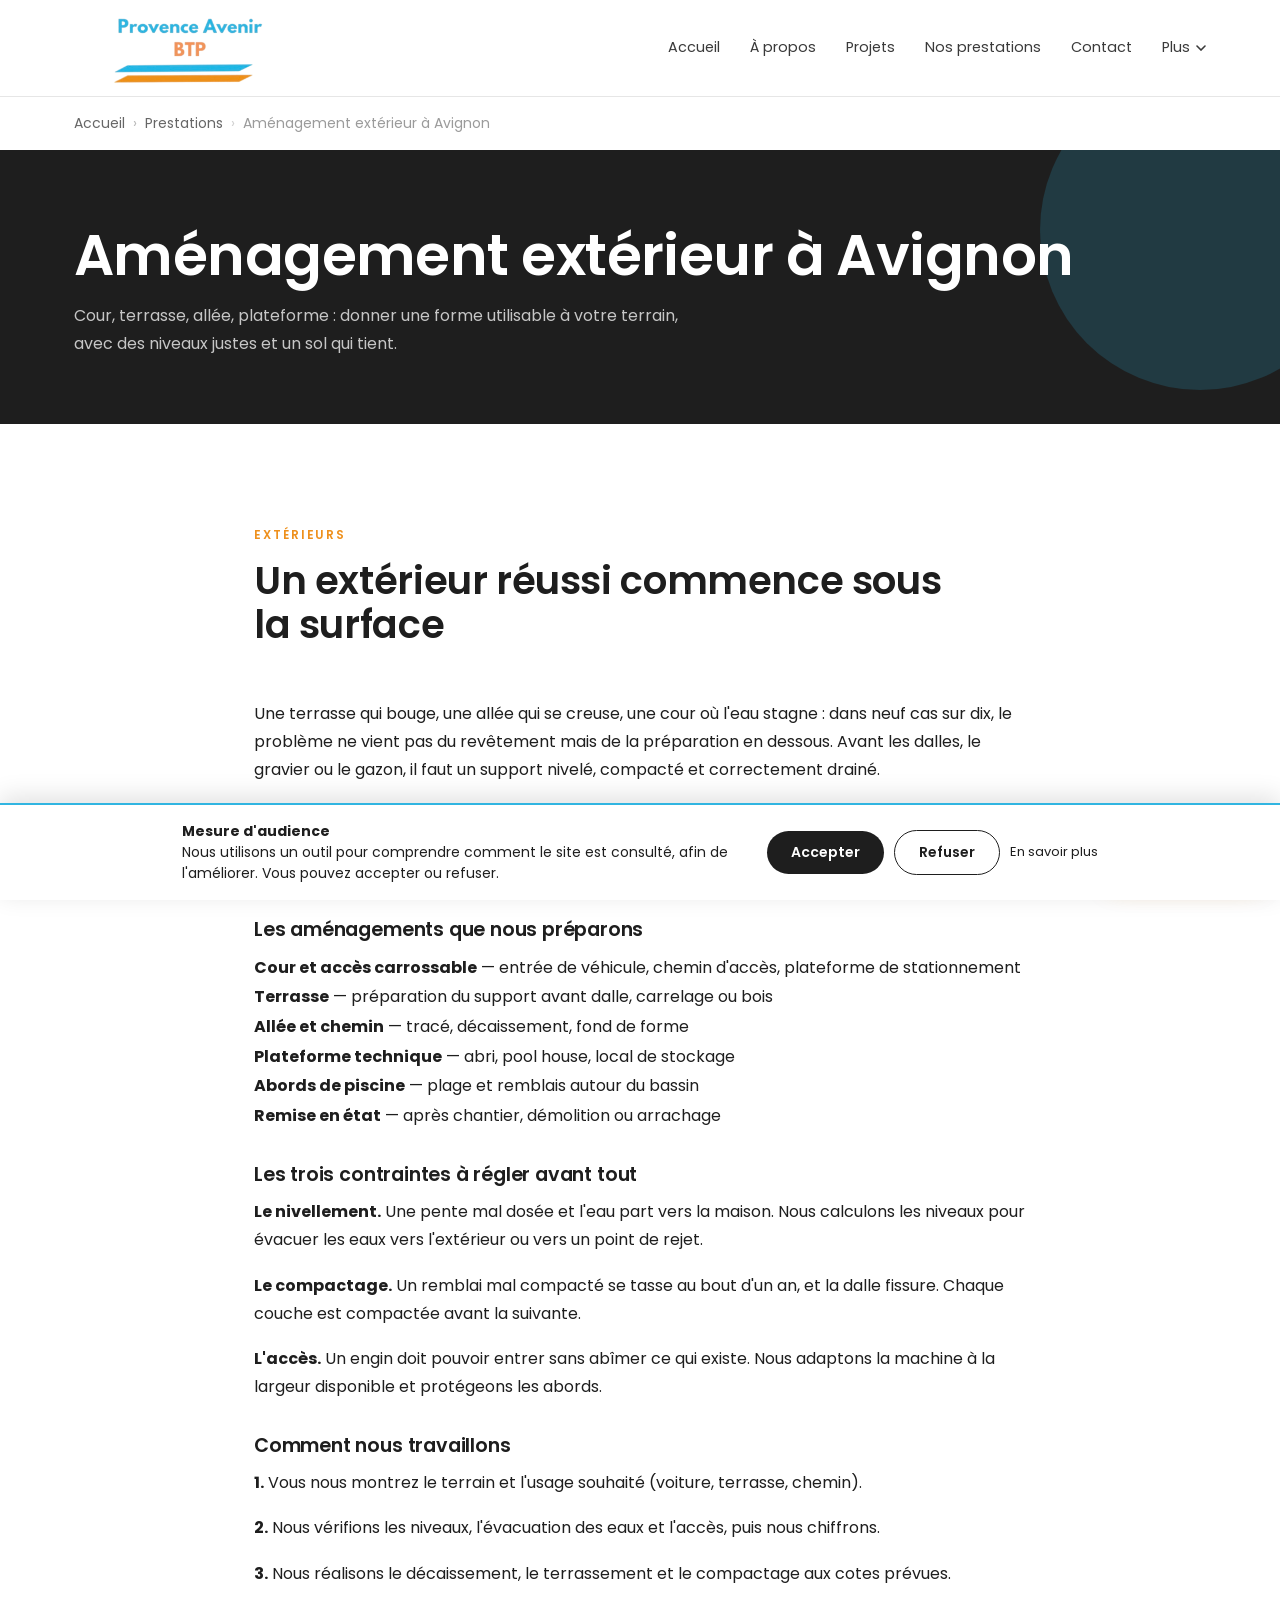
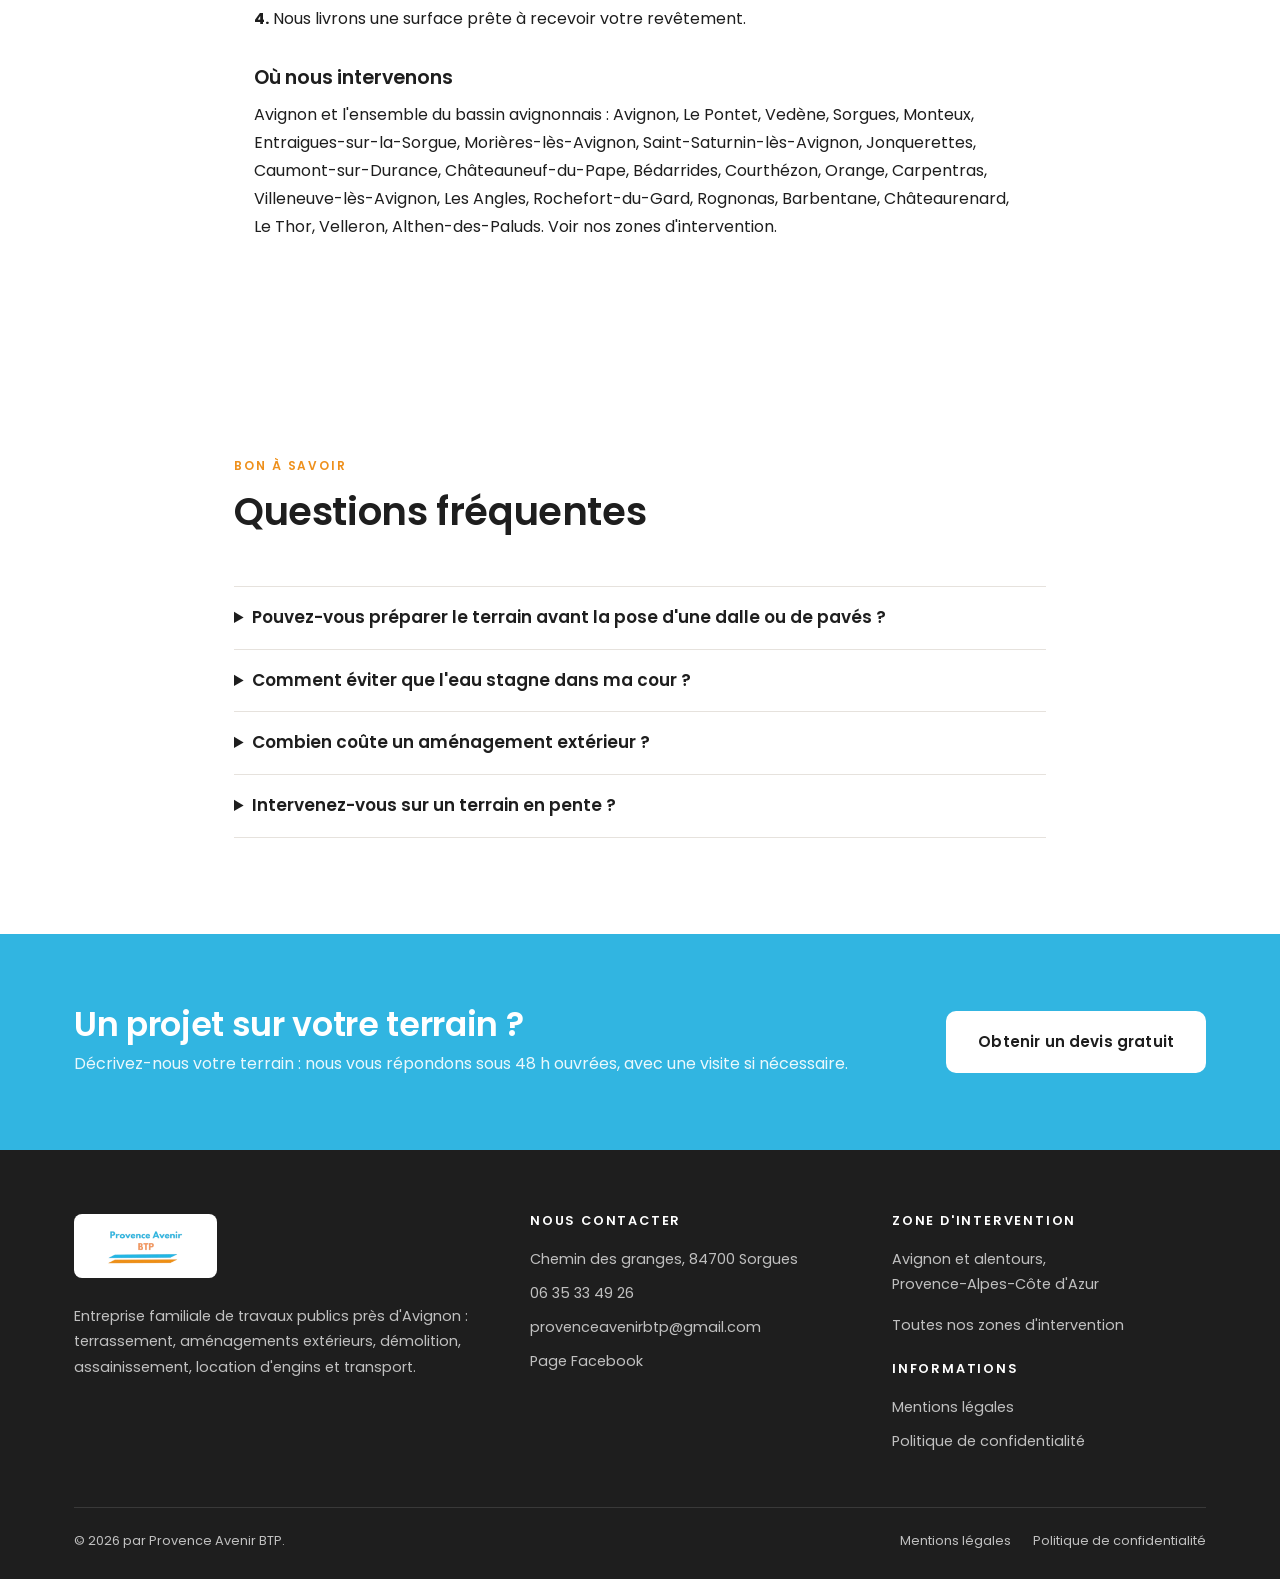
<file: amenagement-exterieur-avignon.html>
<!DOCTYPE html>
<html lang="fr">
<head>
<meta charset="utf-8">
<meta name="viewport" content="width=device-width, initial-scale=1">
<title>Aménagement extérieur à Avignon | Provence Avenir BTP</title>
<meta name="description" content="Aménagement extérieur à Avignon : cour, terrasse, allée, plateforme. Nivellement, compactage et évacuation des terres. Devis gratuit.">
<link rel="canonical" href="https://provenceavenirbtp.fr/amenagement-exterieur-avignon.html">
<meta property="og:type" content="website">
<meta property="og:site_name" content="Provence Avenir BTP">
<meta property="og:locale" content="fr_FR">
<meta property="og:title" content="Aménagement extérieur à Avignon | Provence Avenir BTP">
<meta property="og:description" content="Aménagement extérieur à Avignon : préparation de cour, terrasse, allée et plateforme. Nivellement, compactage et évacuation des terres. Devis gratuit.">
<meta property="og:url" content="https://provenceavenirbtp.fr/amenagement-exterieur-avignon.html">
<meta property="og:image" content="https://provenceavenirbtp.fr/assets/img/og-image.jpg">
<meta name="twitter:card" content="summary_large_image">
<meta name="theme-color" content="#1E1E1E">
<link rel="icon" href="favicon.ico">
<link rel="preconnect" href="https://fonts.googleapis.com">
<link rel="preconnect" href="https://fonts.gstatic.com" crossorigin>
<link href="https://fonts.googleapis.com/css2?family=Poppins:wght@300;400;500;600;700&display=swap" rel="stylesheet">
<link rel="stylesheet" href="assets/css/style.css">
</head>
<body>
<a class="skip" href="#main">Aller au contenu</a>
<header class="site-header">
  <div class="wrap header-inner">
    <a href="index.html" class="logo" aria-label="Provence Avenir BTP — accueil">
      <img src="assets/img/logo.png" alt="Provence Avenir BTP" width="300" height="115">
    </a>
    <button class="burger" aria-label="Ouvrir le menu" aria-expanded="false" aria-controls="nav">
      <span></span><span></span><span></span>
    </button>
    <nav class="nav" id="nav" aria-label="Navigation principale">
      <a href="index.html">Accueil</a><a href="a-propos.html">À propos</a><a href="projets.html">Projets</a><a href="prestations.html">Nos prestations</a><a href="contact.html">Contact</a><div class="dropdown">
          <button class="nav-toggle" aria-expanded="false" aria-haspopup="true">Plus <svg width="10" height="6" viewBox="0 0 10 6" aria-hidden="true"><path d="M1 1l4 4 4-4" stroke="currentColor" stroke-width="1.6" fill="none" stroke-linecap="round"/></svg></button>
          <div class="dropdown-panel">
            <a href="prestations.html#faq">Questions fréquentes</a>
            <a href="mentions-legales.html">Mentions légales</a>
            <a href="politique-confidentialite.html">Politique de confidentialité</a>
          </div>
        </div>
    </nav>
  </div>
</header>
<nav class="breadcrumb" aria-label="Fil d'Ariane" style="font-size:14px;padding:14px 0;color:#666">
  <div class="wrap"><ol style="display:flex;gap:8px;list-style:none;padding:0;margin:0;flex-wrap:wrap"><li><a href="index.html">Accueil</a></li><li><a href="prestations.html">Prestations</a></li><li aria-current="page">Aménagement extérieur à Avignon</li></ol></div>
</nav>
<script type="application/ld+json">{"@context": "https://schema.org", "@type": "BreadcrumbList", "itemListElement": [{"@type": "ListItem", "position": 1, "name": "Accueil", "item": "https://provenceavenirbtp.fr/index.html"}, {"@type": "ListItem", "position": 2, "name": "Prestations", "item": "https://provenceavenirbtp.fr/prestations.html"}, {"@type": "ListItem", "position": 3, "name": "Aménagement extérieur à Avignon"}]}</script><main id="main">
<section class="page-hero">
  <div class="wrap">
    <h1>Aménagement extérieur à Avignon</h1>
    <p>Cour, terrasse, allée, plateforme : donner une forme utilisable à votre terrain, avec des niveaux justes et un sol qui tient.</p>
  </div>
</section>

<section class="section">
  <div class="wrap" style="max-width:820px">
    <div class="section-head">
      <span class="eyebrow">Extérieurs</span>
      <h2>Un extérieur réussi commence sous la surface</h2>
    </div>
    <p>Une terrasse qui bouge, une allée qui se creuse, une cour où l'eau stagne : dans neuf cas sur dix, le problème ne vient pas du revêtement mais de la préparation en dessous. Avant les dalles, le gravier ou le gazon, il faut un support nivelé, compacté et correctement drainé.</p>
    <p>Provence Avenir BTP réalise la préparation et le terrassement des extérieurs autour d'Avignon : cours, accès, plateformes, abords de maison et de piscine. Nous préparons le terrain pour que votre aménagement (dalle, pavés, enrobé, terrasse bois, gazon) soit posé sur une base saine.</p>

    <h3 style="margin-top:34px">Les aménagements que nous préparons</h3>
    <ul style="line-height:1.85">
      <li><strong>Cour et accès carrossable</strong> — entrée de véhicule, chemin d'accès, plateforme de stationnement</li>
      <li><strong>Terrasse</strong> — préparation du support avant dalle, carrelage ou bois</li>
      <li><strong>Allée et chemin</strong> — tracé, décaissement, fond de forme</li>
      <li><strong>Plateforme technique</strong> — abri, pool house, local de stockage</li>
      <li><strong>Abords de piscine</strong> — plage et remblais autour du bassin</li>
      <li><strong>Remise en état</strong> — après chantier, démolition ou arrachage</li>
    </ul>

    <h3 style="margin-top:34px">Les trois contraintes à régler avant tout</h3>
    <p><strong>Le nivellement.</strong> Une pente mal dosée et l'eau part vers la maison. Nous calculons les niveaux pour évacuer les eaux vers l'extérieur ou vers un point de rejet.</p>
    <p><strong>Le compactage.</strong> Un remblai mal compacté se tasse au bout d'un an, et la dalle fissure. Chaque couche est compactée avant la suivante.</p>
    <p><strong>L'accès.</strong> Un engin doit pouvoir entrer sans abîmer ce qui existe. Nous adaptons la machine à la largeur disponible et protégeons les abords.</p>

    <h3 style="margin-top:34px">Comment nous travaillons</h3>
    <p><strong>1.</strong> Vous nous montrez le terrain et l'usage souhaité (voiture, terrasse, chemin).</p>
    <p><strong>2.</strong> Nous vérifions les niveaux, l'évacuation des eaux et l'accès, puis nous chiffrons.</p>
    <p><strong>3.</strong> Nous réalisons le décaissement, le terrassement et le compactage aux cotes prévues.</p>
    <p><strong>4.</strong> Nous livrons une surface prête à recevoir votre revêtement.</p>

    <h3 style="margin-top:34px">Où nous intervenons</h3>
    <p>Avignon et l'ensemble du bassin avignonnais : Avignon, Le Pontet, Vedène, Sorgues, Monteux, Entraigues-sur-la-Sorgue, Morières-lès-Avignon, Saint-Saturnin-lès-Avignon, Jonquerettes, Caumont-sur-Durance, Châteauneuf-du-Pape, Bédarrides, Courthézon, Orange, Carpentras, Villeneuve-lès-Avignon, Les Angles, Rochefort-du-Gard, Rognonas, Barbentane, Châteaurenard, Le Thor, Velleron, Althen-des-Paluds. <a href="zones-intervention.html">Voir nos zones d'intervention</a>.</p>
  </div>
</section>

<section class="section">
  <div class="wrap" style="max-width:860px">
    <div class="section-head"><span class="eyebrow">Bon à savoir</span><h2>Questions fréquentes</h2></div>
    <details style="border-top:1px solid #e6e2dd;padding:16px 0">
      <summary style="cursor:pointer;font-weight:600;font-size:17px">Pouvez-vous préparer le terrain avant la pose d'une dalle ou de pavés ?</summary>
      <p style="margin:10px 0 0">Oui. Nous réalisons le décaissement, le fond de forme et le compactage. La pose du revêtement peut ensuite être confiée à un maçon ou à un paysagiste, ou être coordonnée avec eux.</p>
    </details>
    <details style="border-top:1px solid #e6e2dd;padding:16px 0">
      <summary style="cursor:pointer;font-weight:600;font-size:17px">Comment éviter que l'eau stagne dans ma cour ?</summary>
      <p style="margin:10px 0 0">En travaillant les niveaux dès le terrassement : légère pente vers un point de rejet, et drainage si le sol est peu perméable. C'est décidé avant les travaux, pas après.</p>
    </details>
    <details style="border-top:1px solid #e6e2dd;padding:16px 0">
      <summary style="cursor:pointer;font-weight:600;font-size:17px">Combien coûte un aménagement extérieur ?</summary>
      <p style="margin:10px 0 0">Le tarif dépend de la surface, de l'accès, de la nature du sol et de l'évacuation des terres. Nous établissons un devis gratuit et détaillé après visite, sans engagement.</p>
    </details>
    <details style="border-top:1px solid #e6e2dd;padding:16px 0">
      <summary style="cursor:pointer;font-weight:600;font-size:17px">Intervenez-vous sur un terrain en pente ?</summary>
      <p style="margin:10px 0 0">Oui. La pente est étudiée en amont : elle peut imposer des paliers, un soutènement ou un remodelage du terrain. Nous vous indiquons ce qui est techniquement nécessaire.</p>
    </details>
    <div style="border-top:1px solid #e6e2dd"></div>
  </div>
</section>
<script type="application/ld+json">{"@context": "https://schema.org", "@type": "FAQPage", "mainEntity": [{"@type": "Question", "name": "Pouvez-vous préparer le terrain avant la pose d'une dalle ou de pavés ?", "acceptedAnswer": {"@type": "Answer", "text": "Oui. Nous réalisons le décaissement, le fond de forme et le compactage. La pose du revêtement peut ensuite être confiée à un maçon ou à un paysagiste, ou être coordonnée avec eux."}}, {"@type": "Question", "name": "Comment éviter que l'eau stagne dans ma cour ?", "acceptedAnswer": {"@type": "Answer", "text": "En travaillant les niveaux dès le terrassement : légère pente vers un point de rejet, et drainage si le sol est peu perméable. C'est décidé avant les travaux, pas après."}}, {"@type": "Question", "name": "Combien coûte un aménagement extérieur ?", "acceptedAnswer": {"@type": "Answer", "text": "Le tarif dépend de la surface, de l'accès, de la nature du sol et de l'évacuation des terres. Nous établissons un devis gratuit et détaillé après visite, sans engagement."}}, {"@type": "Question", "name": "Intervenez-vous sur un terrain en pente ?", "acceptedAnswer": {"@type": "Answer", "text": "Oui. La pente est étudiée en amont : elle peut imposer des paliers, un soutènement ou un remodelage du terrain. Nous vous indiquons ce qui est techniquement nécessaire."}}]}</script>
</main><section class="cta-band">
  <div class="wrap inner">
    <div>
      <h2>Un projet sur votre terrain ?</h2>
      <p>Décrivez-nous votre terrain : nous vous répondons sous 48 h ouvrées, avec une visite si nécessaire.</p>
    </div>
    <a class="btn btn-white" href="contact.html">Obtenir un devis gratuit</a>
  </div>
</section>
<footer class="site-footer">
  <div class="wrap">
    <div class="footer-grid">
      <div>
        <a href="index.html" class="footer-logo"><img loading="lazy" decoding="async" src="assets/img/logo.png" alt="Provence Avenir BTP" width="220" height="84"></a>
        <p>Entreprise familiale de travaux publics près d'Avignon : terrassement, aménagements extérieurs, démolition, assainissement, location d'engins et transport.</p>
      </div>
      <div>
        <h4>Nous contacter</h4>
        <ul class="footer-list">
          <li>Chemin des granges, 84700 Sorgues</li>
          <li><a href="tel:+33635334926">06 35 33 49 26</a></li>
          <li><a href="mailto:provenceavenirbtp@gmail.com">provenceavenirbtp@gmail.com</a></li>
          <li><a href="https://www.facebook.com/people/Provence-Avenir-BTP/61555597475347/" target="_blank" rel="noopener">Page Facebook</a></li>
        </ul>
      </div>
      <div>
        <h4>Zone d'intervention</h4>
        <p>Avignon et alentours,<br>Provence-Alpes-Côte d'Azur</p><ul class="footer-list" style="margin-top:12px"><li><a href="zones-intervention.html">Toutes nos zones d'intervention</a></li></ul>
        <h4 style="margin-top:24px">Informations</h4>
        <ul class="footer-list">
          <li><a href="mentions-legales.html">Mentions légales</a></li>
          <li><a href="politique-confidentialite.html">Politique de confidentialité</a></li>
        </ul>
      </div>
    </div>
    <div class="footer-bottom">
      <span>© 2026 par Provence Avenir BTP.</span>
      <div class="legal-links">
        <a href="mentions-legales.html">Mentions légales</a>
        <a href="politique-confidentialite.html">Politique de confidentialité</a>
      </div>
    </div>
  </div>
</footer>
<a class="chat-fab" href="contact.html" aria-label="Nous écrire">
  <svg viewBox="0 0 24 24" fill="none" stroke="currentColor" stroke-width="2" aria-hidden="true"><path d="M21 11.5a8.4 8.4 0 0 1-9 8.4 9.9 9.9 0 0 1-4-.9L3 21l1.9-4.4A8.4 8.4 0 0 1 12 3.1a8.4 8.4 0 0 1 9 8.4z" stroke-linecap="round" stroke-linejoin="round"/></svg>
  <span>Discutons !</span>
</a>
<button class="to-top" id="to-top" aria-label="Remonter en haut de page">
  <svg viewBox="0 0 24 24" fill="none" stroke-width="2" aria-hidden="true"><path d="m6 15 6-6 6 6" stroke-linecap="round" stroke-linejoin="round"/></svg>
</button>
<nav class="mobile-bar" aria-label="Actions rapides">
  <a href="tel:+33635334926">
    <svg viewBox="0 0 24 24" fill="none" stroke="currentColor" stroke-width="1.9" aria-hidden="true"><path d="M22 16.9v3a2 2 0 0 1-2.2 2 19.8 19.8 0 0 1-8.6-3.1 19.5 19.5 0 0 1-6-6A19.8 19.8 0 0 1 2.1 4.2 2 2 0 0 1 4.1 2h3a2 2 0 0 1 2 1.7c.1 1 .4 1.9.7 2.8a2 2 0 0 1-.5 2.1L8.1 9.9a16 16 0 0 0 6 6l1.3-1.3a2 2 0 0 1 2.1-.5c.9.3 1.8.6 2.8.7a2 2 0 0 1 1.7 2z" stroke-linecap="round" stroke-linejoin="round"/></svg>
    Téléphone
  </a>
  <a href="mailto:provenceavenirbtp@gmail.com">
    <svg viewBox="0 0 24 24" fill="none" stroke="currentColor" stroke-width="1.9" aria-hidden="true"><rect x="2" y="4" width="20" height="16" rx="2"/><path d="m2 7 10 6 10-6"/></svg>
    E-mail
  </a>
  <a href="https://www.facebook.com/people/Provence-Avenir-BTP/61555597475347/" target="_blank" rel="noopener">
    <svg viewBox="0 0 24 24" fill="currentColor" aria-hidden="true"><path d="M22 12a10 10 0 1 0-11.6 9.9v-7H7.9V12h2.5V9.8c0-2.5 1.5-3.9 3.8-3.9 1.1 0 2.2.2 2.2.2v2.4h-1.2c-1.2 0-1.6.8-1.6 1.6V12h2.7l-.4 2.9h-2.3v7A10 10 0 0 0 22 12z"/></svg>
    Facebook
  </a>
  <a href="contact.html">
    <svg viewBox="0 0 24 24" fill="none" stroke="currentColor" stroke-width="1.9" aria-hidden="true"><path d="M14 2H6a2 2 0 0 0-2 2v16a2 2 0 0 0 2 2h12a2 2 0 0 0 2-2V8z"/><path d="M14 2v6h6M9 13h6M9 17h4" stroke-linecap="round" stroke-linejoin="round"/></svg>
    Devis
  </a>
</nav>
<!-- Consentement cookies + Google Analytics (GA4) -->
<div id="ck" role="dialog" aria-live="polite" aria-label="Mesure d'audience">
  <div class="ck-in">
    <p><strong>Mesure d'audience</strong><br>Nous utilisons un outil pour comprendre comment le site est consulté, afin de l'améliorer. Vous pouvez accepter ou refuser.</p>
    <div class="ck-btns">
      <button type="button" class="ck-btn ck-yes" onclick="ckSet('granted')">Accepter</button>
      <button type="button" class="ck-btn ck-no" onclick="ckSet('denied')">Refuser</button>
      <a href="politique-confidentialite.html">En savoir plus</a>
    </div>
  </div>
</div>
<style>
#ck{position:fixed;left:0;right:0;bottom:0;background:#fff;border-top:2px solid #31B5E1;box-shadow:0 -6px 24px rgba(0,0,0,.12);z-index:9999;transform:translateY(120%);transition:transform .3s ease;font-family:Poppins,system-ui,sans-serif}
#ck.show{transform:translateY(0)}
.ck-in{max-width:960px;margin:0 auto;padding:16px 22px;display:flex;gap:18px;align-items:center;justify-content:space-between;flex-wrap:wrap}
#ck p{margin:0;font-size:14px;line-height:1.5;color:#1E1E1E;max-width:560px}
.ck-btns{display:flex;gap:10px;align-items:center;flex-wrap:wrap}
.ck-btn{border:0;border-radius:40px;padding:11px 24px;font-size:14px;font-weight:600;cursor:pointer;font-family:inherit}
.ck-yes{background:#1E1E1E;color:#fff}
.ck-no{background:#fff;color:#1E1E1E;border:1px solid #1E1E1E}
.ck-btns a{font-size:13px;color:#1E1E1E}
@media(max-width:620px){.ck-in{padding:14px 16px;gap:12px}#ck p{font-size:13px}.ck-btn{padding:10px 18px;font-size:13px}}
</style>
<script>
(function(){
  var K='pabtp_ck', GA='G-KJ9Q89D6ZX';
  window.gaLoad=function(){
    if(window.__ga)return; window.__ga=1;
    var s=document.createElement('script'); s.async=true;
    s.src='https://www.googletagmanager.com/gtag/js?id='+GA;
    document.head.appendChild(s);
    window.dataLayer=window.dataLayer||[];
    window.gtag=function(){dataLayer.push(arguments);};
    gtag('js', new Date());
    gtag('config',GA,{'anonymize_ip':true});
  };
  window.ckSet=function(v){
    try{localStorage.setItem(K,v)}catch(e){}
    var el=document.getElementById('ck'); if(el) el.classList.remove('show');
    if(v==='granted') window.gaLoad();
  };
  var c=null; try{c=localStorage.getItem(K)}catch(e){}
  if(c==='granted'){ window.gaLoad(); }
  else if(!c){ document.addEventListener('DOMContentLoaded',function(){
    var el=document.getElementById('ck'); if(el) el.classList.add('show');
  }); }
})();
</script>

</body>
</html>
</file>
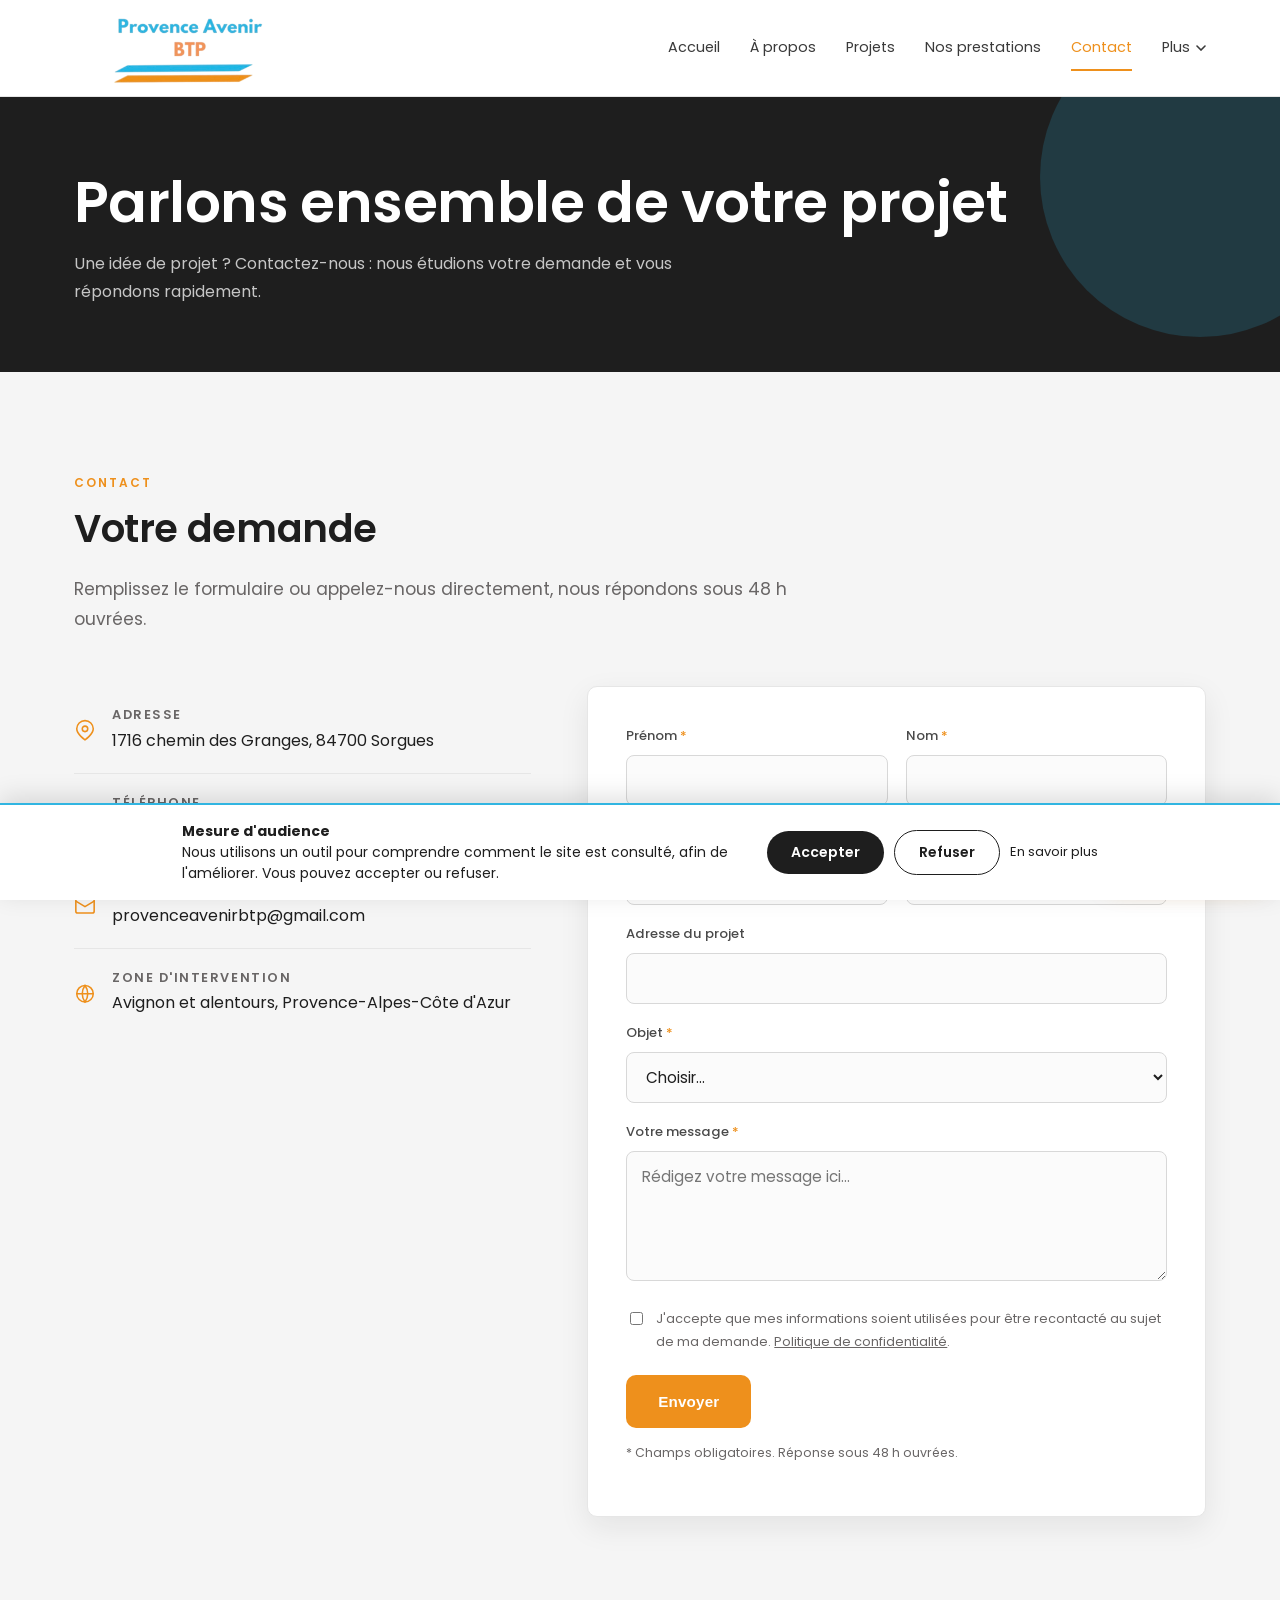
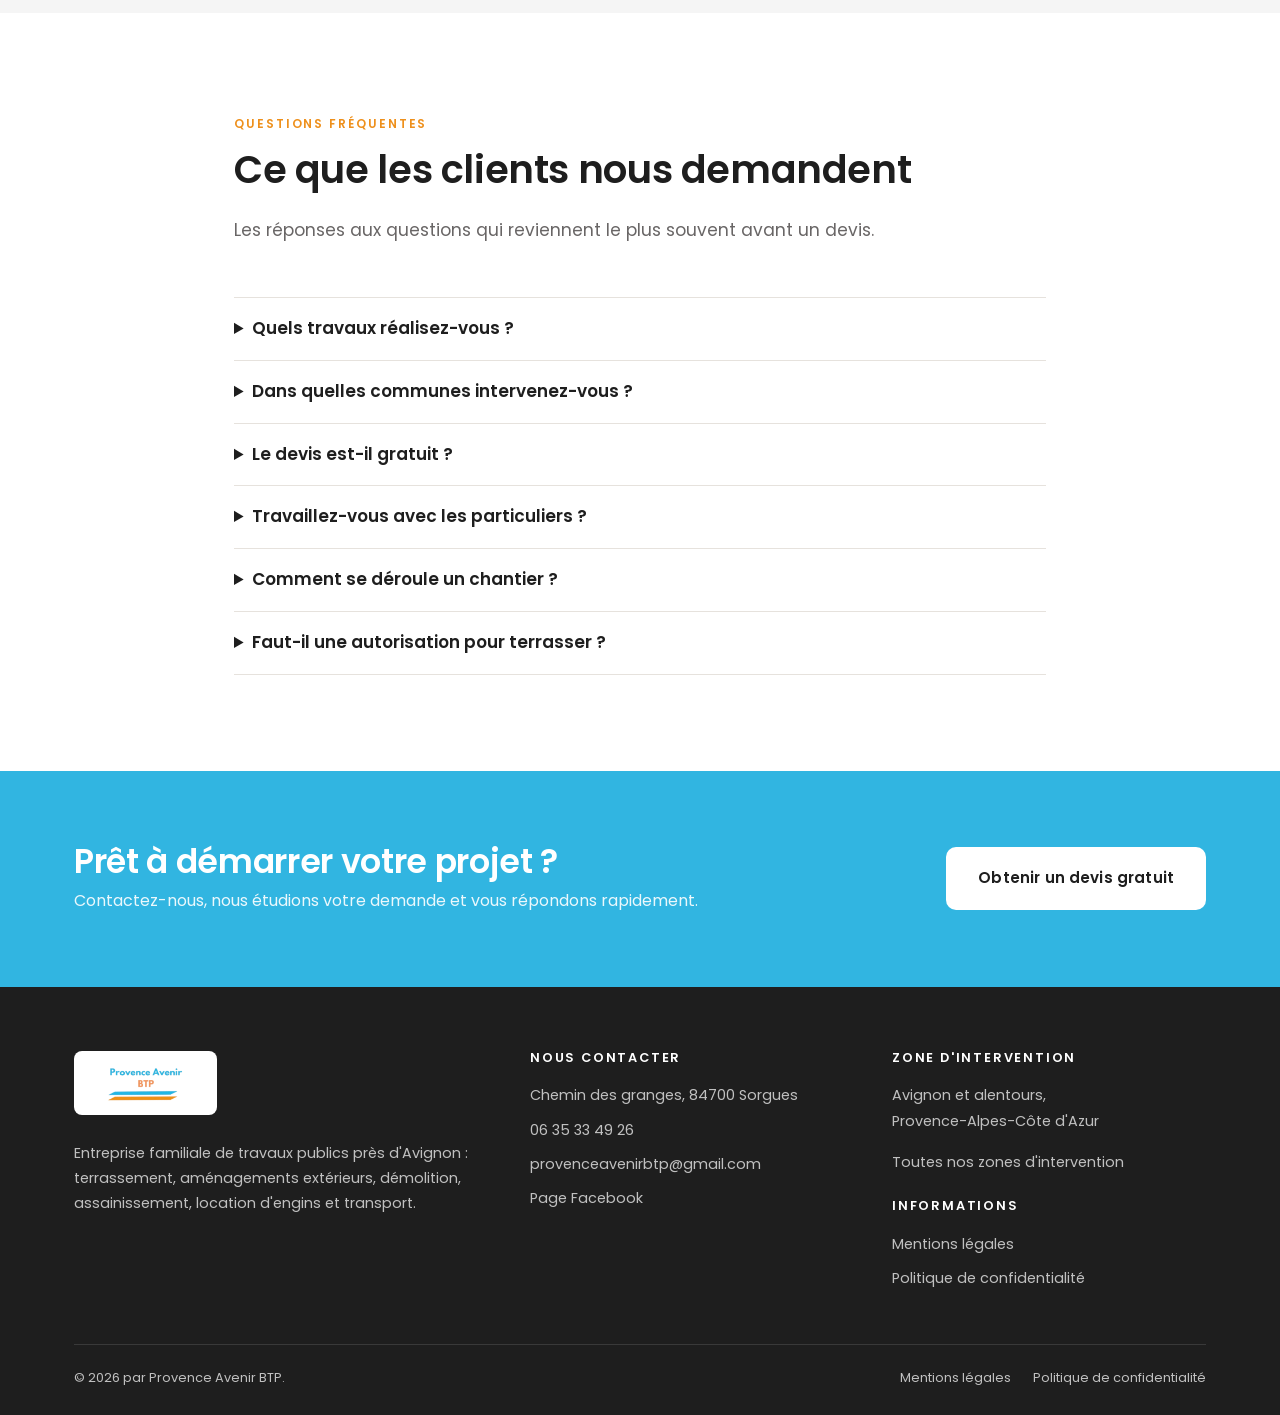
<file: contact.html>
<!DOCTYPE html>
<html lang="fr">
<head>
<meta charset="utf-8">
<meta name="viewport" content="width=device-width, initial-scale=1">
<title>Contact — Devis terrassement près d'Avignon | Provence Avenir BTP</title>
<meta name="description" content="Contactez Provence Avenir BTP à Sorgues : devis gratuit pour vos travaux de terrassement et d'aménagement extérieur près d'Avignon. Réponse sous 48 h.">
<link rel="canonical" href="https://provenceavenirbtp.fr/contact.html">
<meta property="og:type" content="website">
<meta property="og:site_name" content="Provence Avenir BTP">
<meta property="og:locale" content="fr_FR">
<meta property="og:title" content="Contact | Provence Avenir BTP">
<meta property="og:description" content="Contactez Provence Avenir BTP à Sorgues : devis gratuit pour vos travaux de terrassement et d'aménagement extérieur près d'Avignon. Réponse sous 48 h.">
<meta property="og:url" content="https://provenceavenirbtp.fr/contact.html">
<meta property="og:image" content="https://provenceavenirbtp.fr/assets/img/og-image.jpg">
<meta name="twitter:card" content="summary_large_image">
<meta name="theme-color" content="#1E1E1E">
<link rel="icon" href="assets/img/favicon.png" sizes="any">
<link rel="apple-touch-icon" href="assets/img/apple-touch-icon.png">
<link rel="preconnect" href="https://fonts.googleapis.com">
<link rel="preconnect" href="https://fonts.gstatic.com" crossorigin>
<link href="https://fonts.googleapis.com/css2?family=Poppins:wght@300;400;500;600;700&display=swap" rel="stylesheet">
<link rel="stylesheet" href="assets/css/style.css">
<script type="application/ld+json">
{
 "@context": "https://schema.org",
 "@type": "GeneralContractor",
 "name": "Provence Avenir BTP",
 "description": "Entreprise familiale de travaux publics près d'Avignon : terrassement, aménagements extérieurs, démolition, assainissement, location d'engins et transport.",
 "url": "https://provenceavenirbtp.fr",
 "telephone": "+33635334926",
 "email": "provenceavenirbtp@gmail.com",
 "image": "https://provenceavenirbtp.fr/assets/img/hero-poster.webp",
 "address": {
  "@type": "PostalAddress",
  "streetAddress": "1716 chemin des Granges",
  "postalCode": "84700",
  "addressLocality": "Sorgues",
  "addressCountry": "FR"
 },
 "areaServed": [
  "Avignon",
  "Vaucluse",
  "Provence-Alpes-Côte d'Azur"
 ],
 "founder": {
  "@type": "Person",
  "name": "Quentin Grenod"
 },
 "foundingDate": "2025-09-04",
 "vatID": "FR34990615288",
 "taxID": "990615288"
}
</script>
</head>
<body>
<a class="skip" href="#main">Aller au contenu</a>
<header class="site-header">
  <div class="wrap header-inner">
    <a href="index.html" class="logo" aria-label="Provence Avenir BTP — accueil">
      <img src="assets/img/logo.png" alt="Provence Avenir BTP" width="300" height="115">
    </a>
    <button class="burger" aria-label="Ouvrir le menu" aria-expanded="false" aria-controls="nav">
      <span></span><span></span><span></span>
    </button>
    <nav class="nav" id="nav" aria-label="Navigation principale">
      <a href="index.html">Accueil</a><a href="a-propos.html">À propos</a><a href="projets.html">Projets</a><a href="prestations.html">Nos prestations</a><a href="contact.html" aria-current="page">Contact</a><div class="dropdown">
          <button class="nav-toggle" aria-expanded="false" aria-haspopup="true">Plus <svg width="10" height="6" viewBox="0 0 10 6" aria-hidden="true"><path d="M1 1l4 4 4-4" stroke="currentColor" stroke-width="1.6" fill="none" stroke-linecap="round"/></svg></button>
          <div class="dropdown-panel">
            <a href="prestations.html#faq">Questions fréquentes</a>
            <a href="mentions-legales.html">Mentions légales</a>
            <a href="politique-confidentialite.html">Politique de confidentialité</a>
          </div>
        </div>
    </nav>
  </div>
</header>
<main id="main">

<section class="page-hero">
  <div class="wrap">
    <h1>Parlons ensemble de votre projet</h1>
    <p>Une idée de projet ? Contactez-nous : nous étudions votre demande et vous répondons rapidement.</p>
  </div>
</section>

<section class="section section--grey" id="contact">
  <div class="wrap">
    <div class="section-head">
      <span class="eyebrow">Contact</span>
      <h2>Votre demande</h2>
      <p class="lead">Remplissez le formulaire ou appelez-nous directement, nous répondons sous 48 h ouvrées.</p>
    </div>
    <div class="contact-grid">
      <div>
        <ul class="info-list">
          <li>
            <svg class="ico" viewBox="0 0 24 24" fill="none" stroke="currentColor" stroke-width="1.7" aria-hidden="true"><path d="M21 10c0 6-9 12-9 12s-9-6-9-12a9 9 0 1 1 18 0z"/><circle cx="12" cy="10" r="3"/></svg>
            <div><strong>Adresse</strong><span>1716 chemin des Granges, 84700 Sorgues</span></div>
          </li>
          <li>
            <svg class="ico" viewBox="0 0 24 24" fill="none" stroke="currentColor" stroke-width="1.7" aria-hidden="true"><path d="M22 16.9v3a2 2 0 0 1-2.2 2 19.8 19.8 0 0 1-8.6-3.1 19.5 19.5 0 0 1-6-6A19.8 19.8 0 0 1 2.1 4.2 2 2 0 0 1 4.1 2h3a2 2 0 0 1 2 1.7c.1 1 .4 1.9.7 2.8a2 2 0 0 1-.5 2.1L8.1 9.9a16 16 0 0 0 6 6l1.3-1.3a2 2 0 0 1 2.1-.5c.9.3 1.8.6 2.8.7a2 2 0 0 1 1.7 2z"/></svg>
            <div><strong>Téléphone</strong><a href="tel:+33635334926">06 35 33 49 26</a></div>
          </li>
          <li>
            <svg class="ico" viewBox="0 0 24 24" fill="none" stroke="currentColor" stroke-width="1.7" aria-hidden="true"><rect x="2" y="4" width="20" height="16" rx="2"/><path d="m2 7 10 6 10-6"/></svg>
            <div><strong>E-mail</strong><a href="mailto:provenceavenirbtp@gmail.com">provenceavenirbtp@gmail.com</a></div>
          </li>
          <li>
            <svg class="ico" viewBox="0 0 24 24" fill="none" stroke="currentColor" stroke-width="1.7" aria-hidden="true"><circle cx="12" cy="12" r="9"/><path d="M3 12h18M12 3a15 15 0 0 1 0 18 15 15 0 0 1 0-18z"/></svg>
            <div><strong>Zone d'intervention</strong><span>Avignon et alentours, Provence-Alpes-Côte d'Azur</span></div>
          </li>
        </ul>
      </div>

      <form class="form-card" id="devis-form" novalidate data-endpoint="https://formsubmit.co/ajax/provenceavenirbtp@gmail.com">
        <div class="form-msg" id="form-msg" role="status" aria-live="polite"></div>
        <div class="grid-2">
          <div class="field">
            <label for="prenom">Prénom <span class="req">*</span></label>
            <input type="text" id="prenom" name="prenom" autocomplete="given-name" required>
          </div>
          <div class="field">
            <label for="nom">Nom <span class="req">*</span></label>
            <input type="text" id="nom" name="nom" autocomplete="family-name" required>
          </div>
        </div>
        <div class="grid-2">
          <div class="field">
            <label for="email">E-mail <span class="req">*</span></label>
            <input type="email" id="email" name="email" autocomplete="email" required>
          </div>
          <div class="field">
            <label for="tel">Téléphone</label>
            <input type="tel" id="tel" name="tel" autocomplete="tel" placeholder="06 12 34 56 78">
          </div>
        </div>
        <div class="field">
          <label for="adresse">Adresse du projet</label>
          <input type="text" id="adresse" name="adresse" autocomplete="street-address">
        </div>
        <div class="field">
          <label for="objet">Objet <span class="req">*</span></label>
          <select id="objet" name="objet" required>
            <option value="">Choisir…</option>
            <option>Terrassement</option>
            <option>Terrassement piscine</option>
            <option>Aménagements extérieurs</option>
            <option>Nivellement &amp; mise à niveau</option>
            <option>Fondations &amp; préparation de chantier</option>
            <option>Évacuation des terres &amp; remise en état</option>
            <option>Démolition</option>
            <option>Assainissement</option>
            <option>Location d'engins / transport</option>
            <option>Autre demande</option>
          </select>
        </div>
        <div class="field">
          <label for="message">Votre message <span class="req">*</span></label>
          <textarea id="message" name="message" placeholder="Rédigez votre message ici..." required></textarea>
        </div>
        <label class="check">
          <input type="checkbox" name="consentement" required>
          <span>J'accepte que mes informations soient utilisées pour être recontacté au sujet de ma demande.
          <a href="politique-confidentialite.html" style="text-decoration:underline">Politique de confidentialité</a>.</span>
        </label>
        <input class="hp" type="text" name="_gotcha" tabindex="-1" autocomplete="off" aria-hidden="true">
        <button type="submit" class="btn btn-orange">Envoyer</button>
        <p class="form-note">* Champs obligatoires. Réponse sous 48 h ouvrées.</p>
      </form>
    </div>
  </div>
</section>


<section class="section" id="faq">
  <div class="wrap" style="max-width:860px">
    <div class="section-head">
      <span class="eyebrow">Questions fréquentes</span>
      <h2>Ce que les clients nous demandent</h2>
      <p class="lead">Les réponses aux questions qui reviennent le plus souvent avant un devis.</p>
    </div>
    <details style="border-top:1px solid #e6e2dd;padding:16px 0">
      <summary style="cursor:pointer;font-weight:600;font-size:17px">Quels travaux réalisez-vous ?</summary>
      <p style="margin:10px 0 0;line-height:1.75">Terrassement, terrassement piscine, aménagements extérieurs, nivellement et mise à niveau, fondations et préparation de chantier, évacuation des terres, démolition, assainissement, location d'engins et transport.</p>
    </details>
    <details style="border-top:1px solid #e6e2dd;padding:16px 0">
      <summary style="cursor:pointer;font-weight:600;font-size:17px">Dans quelles communes intervenez-vous ?</summary>
      <p style="margin:10px 0 0;line-height:1.75">Depuis Sorgues, nous intervenons dans tout le bassin avignonnais et le nord du Vaucluse : Avignon, Le Pontet, Vedène, Monteux, Châteauneuf-du-Pape, Carpentras, Orange, Villeneuve-lès-Avignon et les communes voisines.</p>
    </details>
    <details style="border-top:1px solid #e6e2dd;padding:16px 0">
      <summary style="cursor:pointer;font-weight:600;font-size:17px">Le devis est-il gratuit ?</summary>
      <p style="margin:10px 0 0;line-height:1.75">Oui, le devis est gratuit et sans engagement. Vous nous décrivez votre projet par téléphone ou via le formulaire : nous répondons sous 48 h ouvrées, et nous venons sur place lorsque le projet le nécessite.</p>
    </details>
    <details style="border-top:1px solid #e6e2dd;padding:16px 0">
      <summary style="cursor:pointer;font-weight:600;font-size:17px">Travaillez-vous avec les particuliers ?</summary>
      <p style="margin:10px 0 0;line-height:1.75">Oui. Une grande partie de nos chantiers concerne des particuliers : préparation de terrain, cour et accès, abords de piscine, terrasse ou remise en état après travaux. Nous travaillons aussi pour les professionnels et les entreprises.</p>
    </details>
    <details style="border-top:1px solid #e6e2dd;padding:16px 0">
      <summary style="cursor:pointer;font-weight:600;font-size:17px">Comment se déroule un chantier ?</summary>
      <p style="margin:10px 0 0;line-height:1.75">Nous étudions votre terrain et l'accès, nous établissons un devis détaillé, puis nous intervenons avec les engins adaptés. En fin de chantier, nous vérifions ensemble les niveaux et le rendu.</p>
    </details>
    <details style="border-top:1px solid #e6e2dd;padding:16px 0">
      <summary style="cursor:pointer;font-weight:600;font-size:17px">Faut-il une autorisation pour terrasser ?</summary>
      <p style="margin:10px 0 0;line-height:1.75">Selon la nature du projet, une déclaration préalable ou un permis de construire peut être nécessaire, notamment pour une piscine ou une construction. Nous vous signalons dès la visite si votre projet semble concerné ; les démarches restent à votre charge.</p>
    </details>
    <div style="border-top:1px solid #e6e2dd"></div>
  </div>
</section>
<script type="application/ld+json">{"@context": "https://schema.org", "@type": "FAQPage", "mainEntity": [{"@type": "Question", "name": "Quels travaux réalisez-vous ?", "acceptedAnswer": {"@type": "Answer", "text": "Terrassement, terrassement piscine, aménagements extérieurs, nivellement et mise à niveau, fondations et préparation de chantier, évacuation des terres, démolition, assainissement, location d'engins et transport."}}, {"@type": "Question", "name": "Dans quelles communes intervenez-vous ?", "acceptedAnswer": {"@type": "Answer", "text": "Depuis Sorgues, nous intervenons dans tout le bassin avignonnais et le nord du Vaucluse : Avignon, Le Pontet, Vedène, Monteux, Châteauneuf-du-Pape, Carpentras, Orange, Villeneuve-lès-Avignon et les communes voisines."}}, {"@type": "Question", "name": "Le devis est-il gratuit ?", "acceptedAnswer": {"@type": "Answer", "text": "Oui, le devis est gratuit et sans engagement. Vous nous décrivez votre projet par téléphone ou via le formulaire : nous répondons sous 48 h ouvrées, et nous venons sur place lorsque le projet le nécessite."}}, {"@type": "Question", "name": "Travaillez-vous avec les particuliers ?", "acceptedAnswer": {"@type": "Answer", "text": "Oui. Une grande partie de nos chantiers concerne des particuliers : préparation de terrain, cour et accès, abords de piscine, terrasse ou remise en état après travaux. Nous travaillons aussi pour les professionnels et les entreprises."}}, {"@type": "Question", "name": "Comment se déroule un chantier ?", "acceptedAnswer": {"@type": "Answer", "text": "Nous étudions votre terrain et l'accès, nous établissons un devis détaillé, puis nous intervenons avec les engins adaptés. En fin de chantier, nous vérifions ensemble les niveaux et le rendu."}}, {"@type": "Question", "name": "Faut-il une autorisation pour terrasser ?", "acceptedAnswer": {"@type": "Answer", "text": "Selon la nature du projet, une déclaration préalable ou un permis de construire peut être nécessaire, notamment pour une piscine ou une construction. Nous vous signalons dès la visite si votre projet semble concerné ; les démarches restent à votre charge."}}]}</script>

<section class="cta-band">
  <div class="wrap inner">
    <div>
      <h2>Prêt à démarrer votre projet ?</h2>
      <p>Contactez-nous, nous étudions votre demande et vous répondons rapidement.</p>
    </div>
    <a class="btn btn-white" href="contact.html">Obtenir un devis gratuit</a>
  </div>
</section>
</main>
<footer class="site-footer">
  <div class="wrap">
    <div class="footer-grid">
      <div>
        <a href="index.html" class="footer-logo"><img loading="lazy" decoding="async" src="assets/img/logo.png" alt="Provence Avenir BTP" width="220" height="84"></a>
        <p>Entreprise familiale de travaux publics près d'Avignon : terrassement, aménagements extérieurs, démolition, assainissement, location d'engins et transport.</p>
      </div>
      <div>
        <h4>Nous contacter</h4>
        <ul class="footer-list">
          <li>Chemin des granges, 84700 Sorgues</li>
          <li><a href="tel:+33635334926">06 35 33 49 26</a></li>
          <li><a href="mailto:provenceavenirbtp@gmail.com">provenceavenirbtp@gmail.com</a></li>
          <li><a href="https://www.facebook.com/people/Provence-Avenir-BTP/61555597475347/" target="_blank" rel="noopener">Page Facebook</a></li>
        </ul>
      </div>
      <div>
        <h4>Zone d'intervention</h4>
        <p>Avignon et alentours,<br>Provence-Alpes-Côte d'Azur</p><ul class="footer-list" style="margin-top:12px"><li><a href="zones-intervention.html">Toutes nos zones d'intervention</a></li></ul>
        <h4 style="margin-top:24px">Informations</h4>
        <ul class="footer-list">
          <li><a href="mentions-legales.html">Mentions légales</a></li>
          <li><a href="politique-confidentialite.html">Politique de confidentialité</a></li>
        </ul>
      </div>
    </div>
    <div class="footer-bottom">
      <span>© 2026 par Provence Avenir BTP.</span>
      <div class="legal-links">
        <a href="mentions-legales.html">Mentions légales</a>
        <a href="politique-confidentialite.html">Politique de confidentialité</a>
      </div>
    </div>
  </div>
</footer>
<a class="chat-fab" href="contact.html" aria-label="Nous écrire">
  <svg viewBox="0 0 24 24" fill="none" stroke="currentColor" stroke-width="2" aria-hidden="true"><path d="M21 11.5a8.4 8.4 0 0 1-9 8.4 9.9 9.9 0 0 1-4-.9L3 21l1.9-4.4A8.4 8.4 0 0 1 12 3.1a8.4 8.4 0 0 1 9 8.4z" stroke-linecap="round" stroke-linejoin="round"/></svg>
  <span>Discutons !</span>
</a>
<button class="to-top" id="to-top" aria-label="Remonter en haut de page">
  <svg viewBox="0 0 24 24" fill="none" stroke-width="2" aria-hidden="true"><path d="m6 15 6-6 6 6" stroke-linecap="round" stroke-linejoin="round"/></svg>
</button>
<nav class="mobile-bar" aria-label="Actions rapides">
  <a href="tel:+33635334926">
    <svg viewBox="0 0 24 24" fill="none" stroke="currentColor" stroke-width="1.9" aria-hidden="true"><path d="M22 16.9v3a2 2 0 0 1-2.2 2 19.8 19.8 0 0 1-8.6-3.1 19.5 19.5 0 0 1-6-6A19.8 19.8 0 0 1 2.1 4.2 2 2 0 0 1 4.1 2h3a2 2 0 0 1 2 1.7c.1 1 .4 1.9.7 2.8a2 2 0 0 1-.5 2.1L8.1 9.9a16 16 0 0 0 6 6l1.3-1.3a2 2 0 0 1 2.1-.5c.9.3 1.8.6 2.8.7a2 2 0 0 1 1.7 2z" stroke-linecap="round" stroke-linejoin="round"/></svg>
    Téléphone
  </a>
  <a href="mailto:provenceavenirbtp@gmail.com">
    <svg viewBox="0 0 24 24" fill="none" stroke="currentColor" stroke-width="1.9" aria-hidden="true"><rect x="2" y="4" width="20" height="16" rx="2"/><path d="m2 7 10 6 10-6"/></svg>
    E-mail
  </a>
  <a href="https://www.facebook.com/people/Provence-Avenir-BTP/61555597475347/" target="_blank" rel="noopener">
    <svg viewBox="0 0 24 24" fill="currentColor" aria-hidden="true"><path d="M22 12a10 10 0 1 0-11.6 9.9v-7H7.9V12h2.5V9.8c0-2.5 1.5-3.9 3.8-3.9 1.1 0 2.2.2 2.2.2v2.4h-1.2c-1.2 0-1.6.8-1.6 1.6V12h2.7l-.4 2.9h-2.3v7A10 10 0 0 0 22 12z"/></svg>
    Facebook
  </a>
  <a href="contact.html">
    <svg viewBox="0 0 24 24" fill="none" stroke="currentColor" stroke-width="1.9" aria-hidden="true"><path d="M14 2H6a2 2 0 0 0-2 2v16a2 2 0 0 0 2 2h12a2 2 0 0 0 2-2V8z"/><path d="M14 2v6h6M9 13h6M9 17h4" stroke-linecap="round" stroke-linejoin="round"/></svg>
    Devis
  </a>
</nav>
<script src="assets/js/main.js" defer></script>
<!-- Consentement cookies + Google Analytics (GA4) -->
<div id="ck" role="dialog" aria-live="polite" aria-label="Mesure d'audience">
  <div class="ck-in">
    <p><strong>Mesure d'audience</strong><br>Nous utilisons un outil pour comprendre comment le site est consulté, afin de l'améliorer. Vous pouvez accepter ou refuser.</p>
    <div class="ck-btns">
      <button type="button" class="ck-btn ck-yes" onclick="ckSet('granted')">Accepter</button>
      <button type="button" class="ck-btn ck-no" onclick="ckSet('denied')">Refuser</button>
      <a href="politique-confidentialite.html">En savoir plus</a>
    </div>
  </div>
</div>
<style>
#ck{position:fixed;left:0;right:0;bottom:0;background:#fff;border-top:2px solid #31B5E1;box-shadow:0 -6px 24px rgba(0,0,0,.12);z-index:9999;transform:translateY(120%);transition:transform .3s ease;font-family:Poppins,system-ui,sans-serif}
#ck.show{transform:translateY(0)}
.ck-in{max-width:960px;margin:0 auto;padding:16px 22px;display:flex;gap:18px;align-items:center;justify-content:space-between;flex-wrap:wrap}
#ck p{margin:0;font-size:14px;line-height:1.5;color:#1E1E1E;max-width:560px}
.ck-btns{display:flex;gap:10px;align-items:center;flex-wrap:wrap}
.ck-btn{border:0;border-radius:40px;padding:11px 24px;font-size:14px;font-weight:600;cursor:pointer;font-family:inherit}
.ck-yes{background:#1E1E1E;color:#fff}
.ck-no{background:#fff;color:#1E1E1E;border:1px solid #1E1E1E}
.ck-btns a{font-size:13px;color:#1E1E1E}
@media(max-width:620px){.ck-in{padding:14px 16px;gap:12px}#ck p{font-size:13px}.ck-btn{padding:10px 18px;font-size:13px}}
</style>
<script>
(function(){
  var K='pabtp_ck', GA='G-KJ9Q89D6ZX';
  window.gaLoad=function(){
    if(window.__ga)return; window.__ga=1;
    var s=document.createElement('script'); s.async=true;
    s.src='https://www.googletagmanager.com/gtag/js?id='+GA;
    document.head.appendChild(s);
    window.dataLayer=window.dataLayer||[];
    window.gtag=function(){dataLayer.push(arguments);};
    gtag('js', new Date());
    gtag('config',GA,{'anonymize_ip':true});
  };
  window.ckSet=function(v){
    try{localStorage.setItem(K,v)}catch(e){}
    var el=document.getElementById('ck'); if(el) el.classList.remove('show');
    if(v==='granted') window.gaLoad();
  };
  var c=null; try{c=localStorage.getItem(K)}catch(e){}
  if(c==='granted'){ window.gaLoad(); }
  else if(!c){ document.addEventListener('DOMContentLoaded',function(){
    var el=document.getElementById('ck'); if(el) el.classList.add('show');
  }); }
})();
</script>

</body>
</html>
</file>
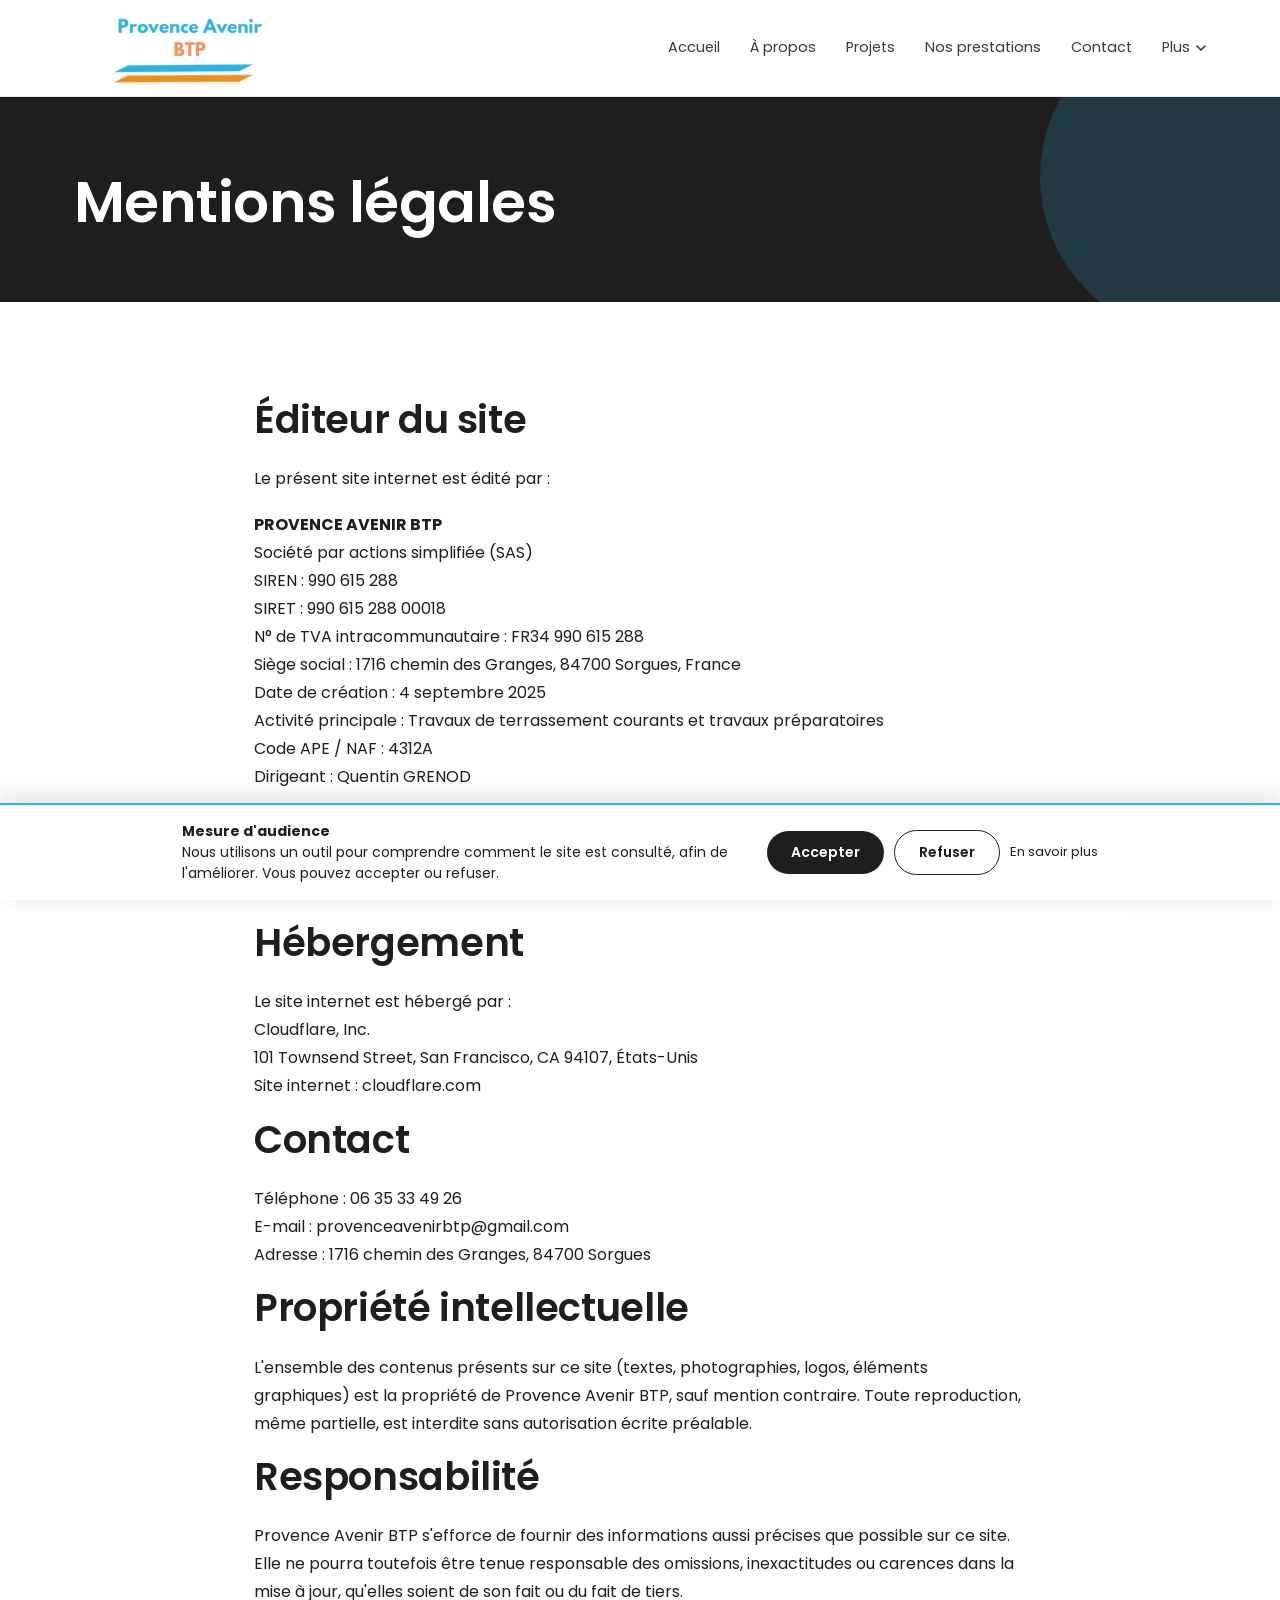
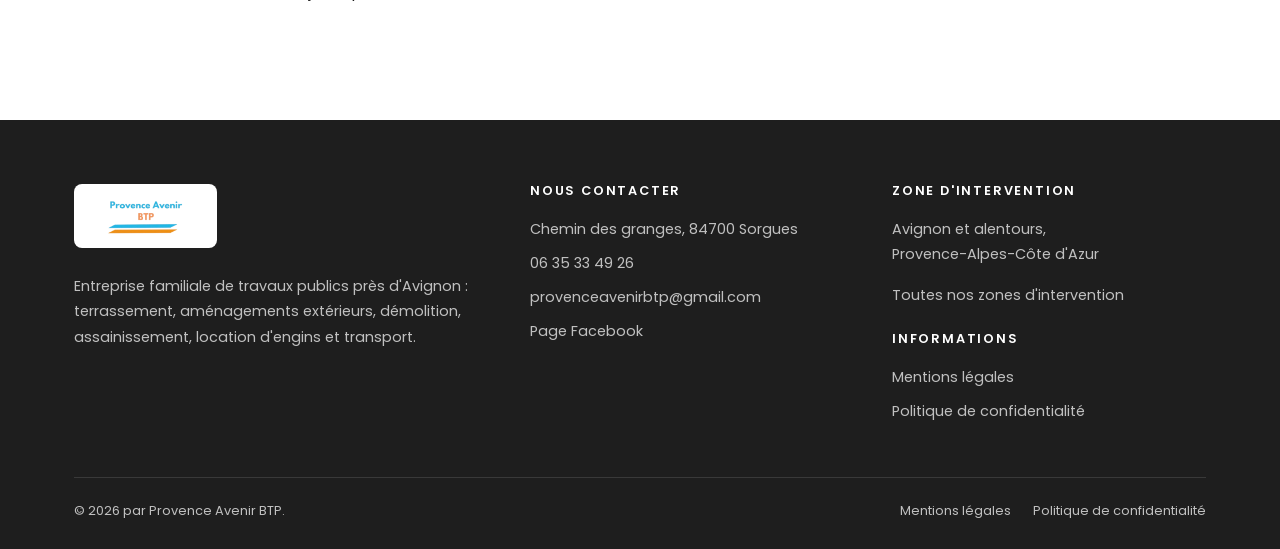
<file: mentions-legales.html>
<!DOCTYPE html>
<html lang="fr">
<head>
<meta charset="utf-8">
<meta name="viewport" content="width=device-width, initial-scale=1">
<title>Mentions légales | Provence Avenir BTP</title>
<meta name="description" content="Mentions légales du site Provence Avenir BTP : éditeur, dirigeant, hébergement, propriété intellectuelle.">
<link rel="canonical" href="https://provenceavenirbtp.fr/mentions-legales.html">
<meta property="og:type" content="website">
<meta property="og:site_name" content="Provence Avenir BTP">
<meta property="og:locale" content="fr_FR">
<meta property="og:title" content="Mentions légales | Provence Avenir BTP">
<meta property="og:description" content="Mentions légales du site Provence Avenir BTP : éditeur, dirigeant, hébergement, propriété intellectuelle.">
<meta property="og:url" content="https://provenceavenirbtp.fr/mentions-legales.html">
<meta property="og:image" content="https://provenceavenirbtp.fr/assets/img/og-image.jpg">
<meta name="twitter:card" content="summary_large_image">
<meta name="theme-color" content="#1E1E1E">
<link rel="icon" href="assets/img/favicon.png" sizes="any">
<link rel="apple-touch-icon" href="assets/img/apple-touch-icon.png">
<link rel="preconnect" href="https://fonts.googleapis.com">
<link rel="preconnect" href="https://fonts.gstatic.com" crossorigin>
<link href="https://fonts.googleapis.com/css2?family=Poppins:wght@300;400;500;600;700&display=swap" rel="stylesheet">
<link rel="stylesheet" href="assets/css/style.css">
<script type="application/ld+json">
{
 "@context": "https://schema.org",
 "@type": "GeneralContractor",
 "name": "Provence Avenir BTP",
 "description": "Entreprise familiale de travaux publics près d'Avignon : terrassement, aménagements extérieurs, démolition, assainissement, location d'engins et transport.",
 "url": "https://provenceavenirbtp.fr",
 "telephone": "+33635334926",
 "email": "provenceavenirbtp@gmail.com",
 "image": "https://provenceavenirbtp.fr/assets/img/hero-poster.webp",
 "address": {
  "@type": "PostalAddress",
  "streetAddress": "1716 chemin des Granges",
  "postalCode": "84700",
  "addressLocality": "Sorgues",
  "addressCountry": "FR"
 },
 "areaServed": [
  "Avignon",
  "Vaucluse",
  "Provence-Alpes-Côte d'Azur"
 ],
 "founder": {
  "@type": "Person",
  "name": "Quentin Grenod"
 },
 "foundingDate": "2025-09-04",
 "vatID": "FR34990615288",
 "taxID": "990615288"
}
</script>
</head>
<body>
<a class="skip" href="#main">Aller au contenu</a>
<header class="site-header">
  <div class="wrap header-inner">
    <a href="index.html" class="logo" aria-label="Provence Avenir BTP — accueil">
      <img src="assets/img/logo.png" alt="Provence Avenir BTP" width="300" height="115">
    </a>
    <button class="burger" aria-label="Ouvrir le menu" aria-expanded="false" aria-controls="nav">
      <span></span><span></span><span></span>
    </button>
    <nav class="nav" id="nav" aria-label="Navigation principale">
      <a href="index.html">Accueil</a><a href="a-propos.html">À propos</a><a href="projets.html">Projets</a><a href="prestations.html">Nos prestations</a><a href="contact.html">Contact</a><div class="dropdown">
          <button class="nav-toggle" aria-expanded="false" aria-haspopup="true">Plus <svg width="10" height="6" viewBox="0 0 10 6" aria-hidden="true"><path d="M1 1l4 4 4-4" stroke="currentColor" stroke-width="1.6" fill="none" stroke-linecap="round"/></svg></button>
          <div class="dropdown-panel">
            <a href="prestations.html#faq">Questions fréquentes</a>
            <a href="mentions-legales.html">Mentions légales</a>
            <a href="politique-confidentialite.html">Politique de confidentialité</a>
          </div>
        </div>
    </nav>
  </div>
</header>
<main id="main">

<section class="page-hero">
  <div class="wrap"><h1>Mentions légales</h1></div>
</section>

<section class="section">
  <div class="wrap" style="max-width:820px">
    <h2>Éditeur du site</h2>
    <p>Le présent site internet est édité par :</p>
    <p><strong>PROVENCE AVENIR BTP</strong><br>
    Société par actions simplifiée (SAS)<br>
    SIREN : 990 615 288<br>
    SIRET : 990 615 288 00018<br>
    N° de TVA intracommunautaire : FR34 990 615 288<br>
    Siège social : 1716 chemin des Granges, 84700 Sorgues, France<br>
    Date de création : 4 septembre 2025<br>
    Activité principale : Travaux de terrassement courants et travaux préparatoires<br>
    Code APE / NAF : 4312A<br>
    Dirigeant : Quentin GRENOD</p>

    <h2>Directeur de la publication</h2>
    <p>Quentin GRENOD, en qualité de dirigeant de Provence Avenir BTP.</p>

    <h2>Hébergement</h2>
    <p>Le site internet est hébergé par :<br>
    Cloudflare, Inc.<br>
    101 Townsend Street, San Francisco, CA 94107, États-Unis<br>
    Site internet : cloudflare.com</p>

    <h2>Contact</h2>
    <p>Téléphone : <a href="tel:+33635334926">06 35 33 49 26</a><br>
    E-mail : <a href="mailto:provenceavenirbtp@gmail.com">provenceavenirbtp@gmail.com</a><br>
    Adresse : 1716 chemin des Granges, 84700 Sorgues</p>

    <h2>Propriété intellectuelle</h2>
    <p>L'ensemble des contenus présents sur ce site (textes, photographies, logos, éléments graphiques) est la propriété de Provence Avenir BTP, sauf mention contraire. Toute reproduction, même partielle, est interdite sans autorisation écrite préalable.</p>

    <h2>Responsabilité</h2>
    <p>Provence Avenir BTP s'efforce de fournir des informations aussi précises que possible sur ce site. Elle ne pourra toutefois être tenue responsable des omissions, inexactitudes ou carences dans la mise à jour, qu'elles soient de son fait ou du fait de tiers.</p>
  </div>
</section>
</main>
<footer class="site-footer">
  <div class="wrap">
    <div class="footer-grid">
      <div>
        <a href="index.html" class="footer-logo"><img src="assets/img/logo.png" alt="Provence Avenir BTP" width="220" height="84"></a>
        <p>Entreprise familiale de travaux publics près d'Avignon : terrassement, aménagements extérieurs, démolition, assainissement, location d'engins et transport.</p>
      </div>
      <div>
        <h4>Nous contacter</h4>
        <ul class="footer-list">
          <li>Chemin des granges, 84700 Sorgues</li>
          <li><a href="tel:+33635334926">06 35 33 49 26</a></li>
          <li><a href="mailto:provenceavenirbtp@gmail.com">provenceavenirbtp@gmail.com</a></li>
          <li><a href="https://www.facebook.com/people/Provence-Avenir-BTP/61555597475347/" target="_blank" rel="noopener">Page Facebook</a></li>
        </ul>
      </div>
      <div>
        <h4>Zone d'intervention</h4>
        <p>Avignon et alentours,<br>Provence-Alpes-Côte d'Azur</p><ul class="footer-list" style="margin-top:12px"><li><a href="zones-intervention.html">Toutes nos zones d'intervention</a></li></ul>
        <h4 style="margin-top:24px">Informations</h4>
        <ul class="footer-list">
          <li><a href="mentions-legales.html">Mentions légales</a></li>
          <li><a href="politique-confidentialite.html">Politique de confidentialité</a></li>
        </ul>
      </div>
    </div>
    <div class="footer-bottom">
      <span>© 2026 par Provence Avenir BTP.</span>
      <div class="legal-links">
        <a href="mentions-legales.html">Mentions légales</a>
        <a href="politique-confidentialite.html">Politique de confidentialité</a>
      </div>
    </div>
  </div>
</footer>
<a class="chat-fab" href="contact.html" aria-label="Nous écrire">
  <svg viewBox="0 0 24 24" fill="none" stroke="currentColor" stroke-width="2" aria-hidden="true"><path d="M21 11.5a8.4 8.4 0 0 1-9 8.4 9.9 9.9 0 0 1-4-.9L3 21l1.9-4.4A8.4 8.4 0 0 1 12 3.1a8.4 8.4 0 0 1 9 8.4z" stroke-linecap="round" stroke-linejoin="round"/></svg>
  <span>Discutons !</span>
</a>
<button class="to-top" id="to-top" aria-label="Remonter en haut de page">
  <svg viewBox="0 0 24 24" fill="none" stroke-width="2" aria-hidden="true"><path d="m6 15 6-6 6 6" stroke-linecap="round" stroke-linejoin="round"/></svg>
</button>
<nav class="mobile-bar" aria-label="Actions rapides">
  <a href="tel:+33635334926">
    <svg viewBox="0 0 24 24" fill="none" stroke="currentColor" stroke-width="1.9" aria-hidden="true"><path d="M22 16.9v3a2 2 0 0 1-2.2 2 19.8 19.8 0 0 1-8.6-3.1 19.5 19.5 0 0 1-6-6A19.8 19.8 0 0 1 2.1 4.2 2 2 0 0 1 4.1 2h3a2 2 0 0 1 2 1.7c.1 1 .4 1.9.7 2.8a2 2 0 0 1-.5 2.1L8.1 9.9a16 16 0 0 0 6 6l1.3-1.3a2 2 0 0 1 2.1-.5c.9.3 1.8.6 2.8.7a2 2 0 0 1 1.7 2z" stroke-linecap="round" stroke-linejoin="round"/></svg>
    Téléphone
  </a>
  <a href="mailto:provenceavenirbtp@gmail.com">
    <svg viewBox="0 0 24 24" fill="none" stroke="currentColor" stroke-width="1.9" aria-hidden="true"><rect x="2" y="4" width="20" height="16" rx="2"/><path d="m2 7 10 6 10-6"/></svg>
    E-mail
  </a>
  <a href="https://www.facebook.com/people/Provence-Avenir-BTP/61555597475347/" target="_blank" rel="noopener">
    <svg viewBox="0 0 24 24" fill="currentColor" aria-hidden="true"><path d="M22 12a10 10 0 1 0-11.6 9.9v-7H7.9V12h2.5V9.8c0-2.5 1.5-3.9 3.8-3.9 1.1 0 2.2.2 2.2.2v2.4h-1.2c-1.2 0-1.6.8-1.6 1.6V12h2.7l-.4 2.9h-2.3v7A10 10 0 0 0 22 12z"/></svg>
    Facebook
  </a>
  <a href="contact.html">
    <svg viewBox="0 0 24 24" fill="none" stroke="currentColor" stroke-width="1.9" aria-hidden="true"><path d="M14 2H6a2 2 0 0 0-2 2v16a2 2 0 0 0 2 2h12a2 2 0 0 0 2-2V8z"/><path d="M14 2v6h6M9 13h6M9 17h4" stroke-linecap="round" stroke-linejoin="round"/></svg>
    Devis
  </a>
</nav>
<script src="assets/js/main.js" defer></script>
<!-- Consentement cookies + Google Analytics (GA4) -->
<div id="ck" role="dialog" aria-live="polite" aria-label="Mesure d'audience">
  <div class="ck-in">
    <p><strong>Mesure d'audience</strong><br>Nous utilisons un outil pour comprendre comment le site est consulté, afin de l'améliorer. Vous pouvez accepter ou refuser.</p>
    <div class="ck-btns">
      <button type="button" class="ck-btn ck-yes" onclick="ckSet('granted')">Accepter</button>
      <button type="button" class="ck-btn ck-no" onclick="ckSet('denied')">Refuser</button>
      <a href="politique-confidentialite.html">En savoir plus</a>
    </div>
  </div>
</div>
<style>
#ck{position:fixed;left:0;right:0;bottom:0;background:#fff;border-top:2px solid #31B5E1;box-shadow:0 -6px 24px rgba(0,0,0,.12);z-index:9999;transform:translateY(120%);transition:transform .3s ease;font-family:Poppins,system-ui,sans-serif}
#ck.show{transform:translateY(0)}
.ck-in{max-width:960px;margin:0 auto;padding:16px 22px;display:flex;gap:18px;align-items:center;justify-content:space-between;flex-wrap:wrap}
#ck p{margin:0;font-size:14px;line-height:1.5;color:#1E1E1E;max-width:560px}
.ck-btns{display:flex;gap:10px;align-items:center;flex-wrap:wrap}
.ck-btn{border:0;border-radius:40px;padding:11px 24px;font-size:14px;font-weight:600;cursor:pointer;font-family:inherit}
.ck-yes{background:#1E1E1E;color:#fff}
.ck-no{background:#fff;color:#1E1E1E;border:1px solid #1E1E1E}
.ck-btns a{font-size:13px;color:#1E1E1E}
@media(max-width:620px){.ck-in{padding:14px 16px;gap:12px}#ck p{font-size:13px}.ck-btn{padding:10px 18px;font-size:13px}}
</style>
<script>
(function(){
  var K='pabtp_ck', GA='G-KJ9Q89D6ZX';
  window.gaLoad=function(){
    if(window.__ga)return; window.__ga=1;
    var s=document.createElement('script'); s.async=true;
    s.src='https://www.googletagmanager.com/gtag/js?id='+GA;
    document.head.appendChild(s);
    window.dataLayer=window.dataLayer||[];
    window.gtag=function(){dataLayer.push(arguments);};
    gtag('js', new Date());
    gtag('config',GA,{'anonymize_ip':true});
  };
  window.ckSet=function(v){
    try{localStorage.setItem(K,v)}catch(e){}
    var el=document.getElementById('ck'); if(el) el.classList.remove('show');
    if(v==='granted') window.gaLoad();
  };
  var c=null; try{c=localStorage.getItem(K)}catch(e){}
  if(c==='granted'){ window.gaLoad(); }
  else if(!c){ document.addEventListener('DOMContentLoaded',function(){
    var el=document.getElementById('ck'); if(el) el.classList.add('show');
  }); }
})();
</script>

</body>
</html>
</file>
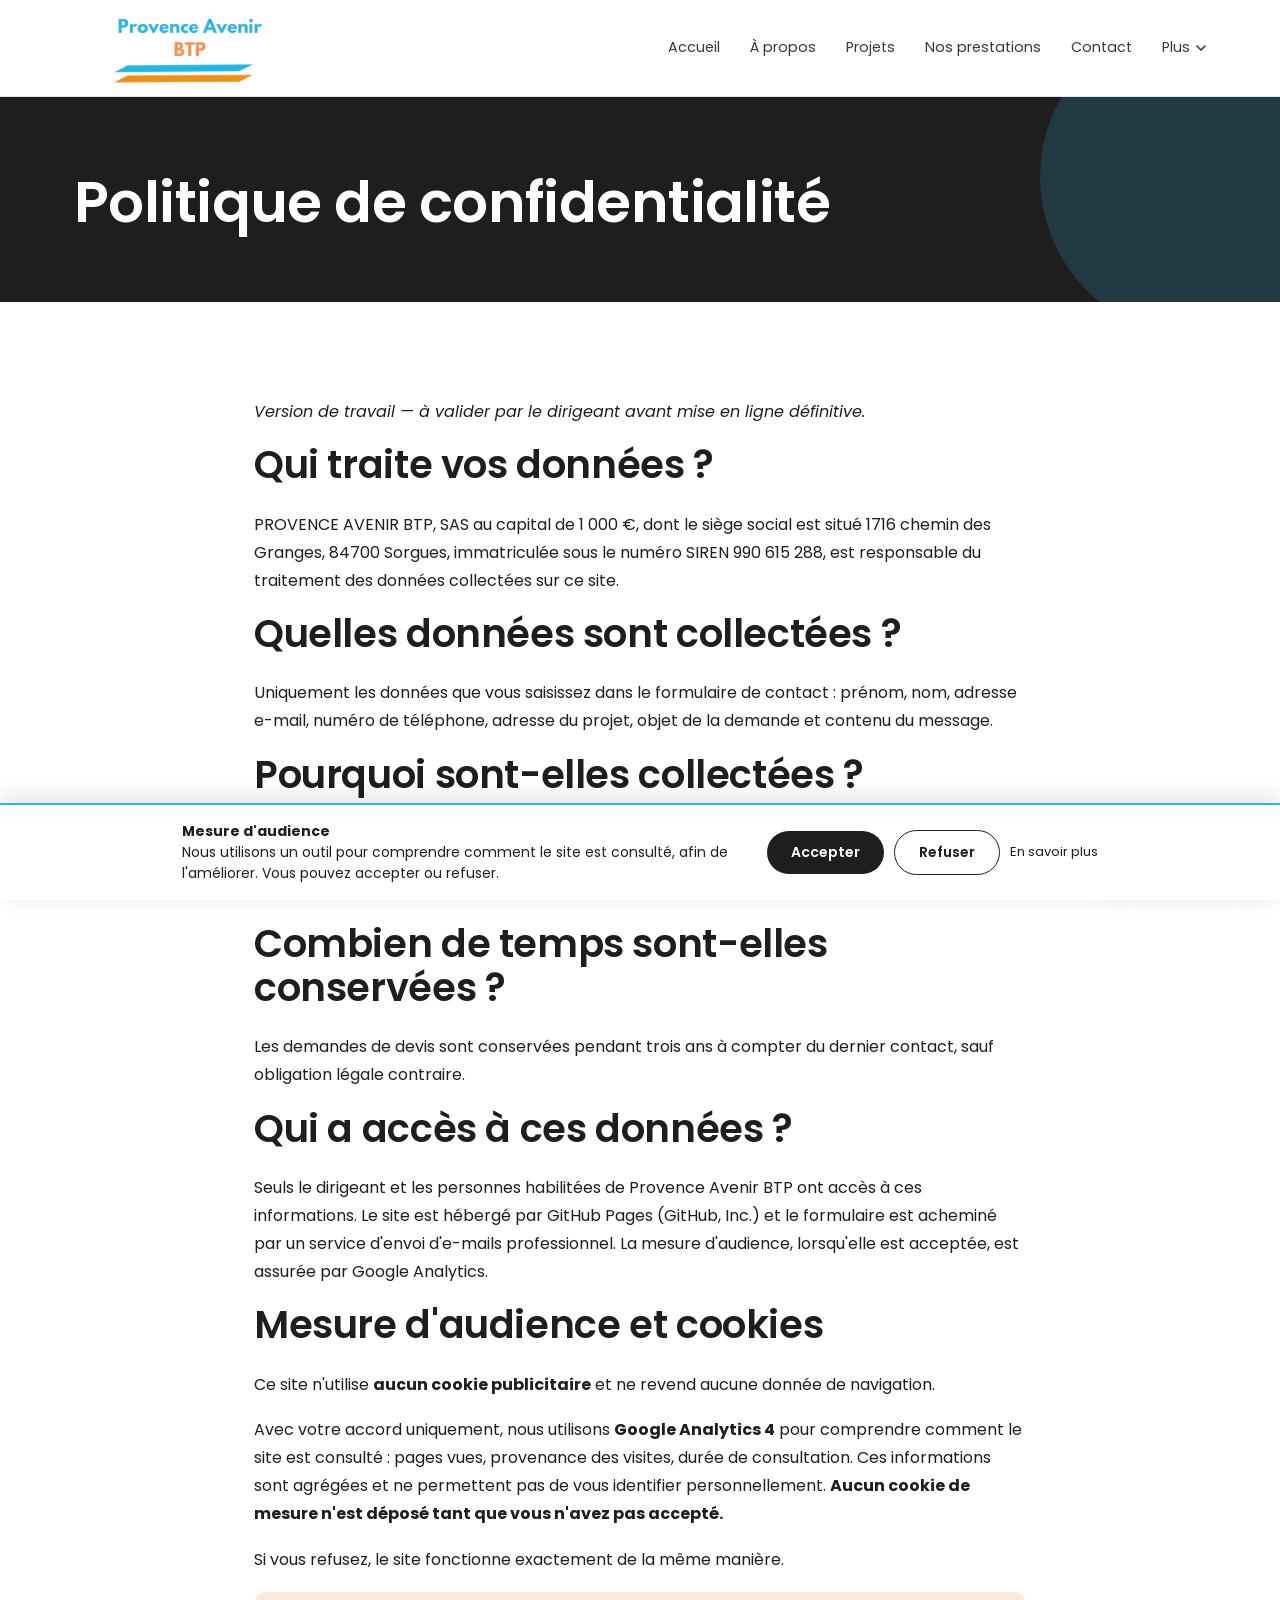
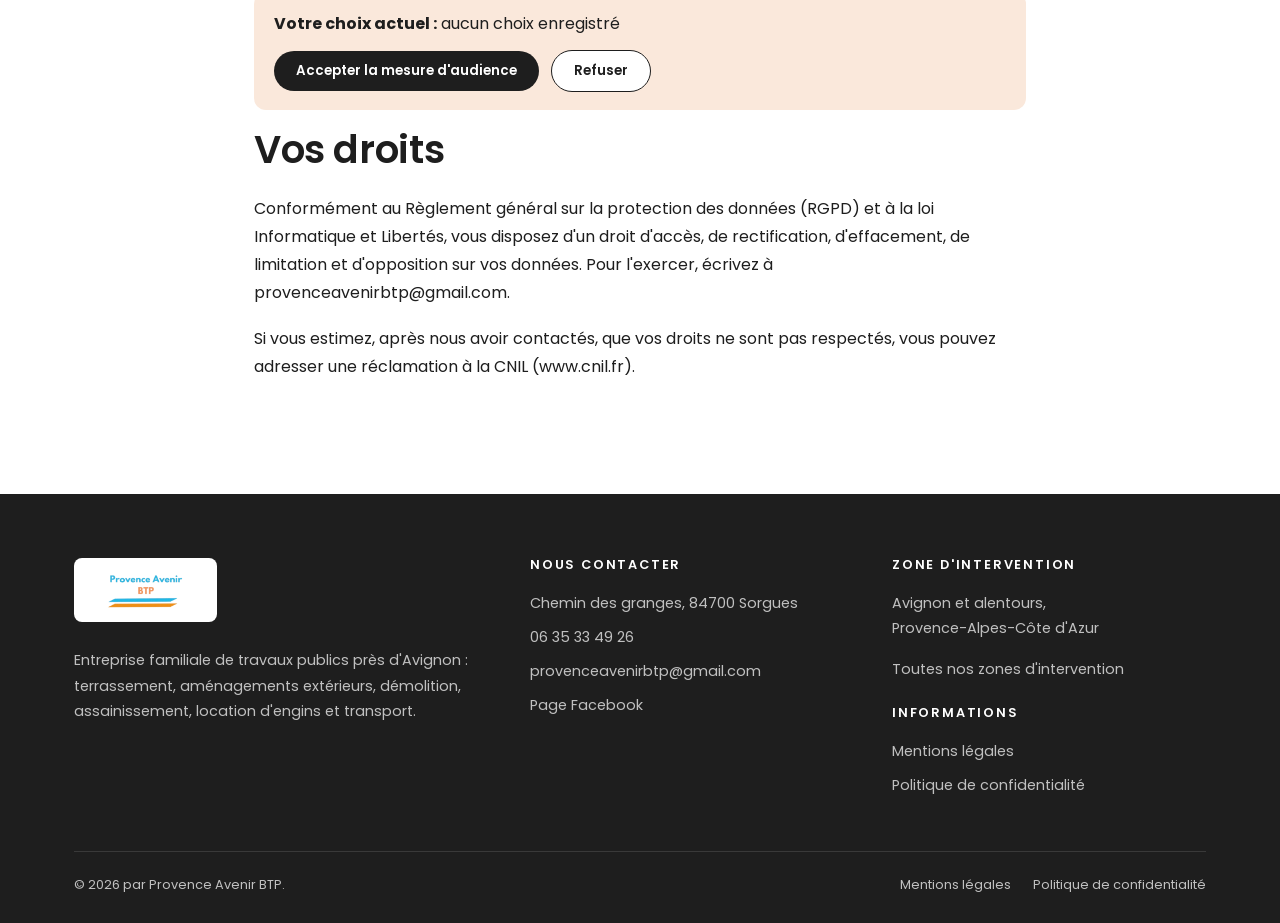
<file: politique-confidentialite.html>
<!DOCTYPE html>
<html lang="fr">
<head>
<meta charset="utf-8">
<meta name="viewport" content="width=device-width, initial-scale=1">
<title>Politique de confidentialité | Provence Avenir BTP</title>
<meta name="description" content="Politique de confidentialité du site Provence Avenir BTP : données collectées, finalités, durée de conservation et exercice de vos droits.">
<link rel="canonical" href="https://provenceavenirbtp.fr/politique-confidentialite.html">
<meta property="og:type" content="website">
<meta property="og:site_name" content="Provence Avenir BTP">
<meta property="og:locale" content="fr_FR">
<meta property="og:title" content="Politique de confidentialité | Provence Avenir BTP">
<meta property="og:description" content="Politique de confidentialité du site Provence Avenir BTP : données collectées, finalités, durée de conservation et exercice de vos droits.">
<meta property="og:url" content="https://provenceavenirbtp.fr/politique-confidentialite.html">
<meta property="og:image" content="https://provenceavenirbtp.fr/assets/img/og-image.jpg">
<meta name="twitter:card" content="summary_large_image">
<meta name="theme-color" content="#1E1E1E">
<link rel="icon" href="assets/img/favicon.png" sizes="any">
<link rel="apple-touch-icon" href="assets/img/apple-touch-icon.png">
<link rel="preconnect" href="https://fonts.googleapis.com">
<link rel="preconnect" href="https://fonts.gstatic.com" crossorigin>
<link href="https://fonts.googleapis.com/css2?family=Poppins:wght@300;400;500;600;700&display=swap" rel="stylesheet">
<link rel="stylesheet" href="assets/css/style.css">
<script type="application/ld+json">
{
 "@context": "https://schema.org",
 "@type": "GeneralContractor",
 "name": "Provence Avenir BTP",
 "description": "Entreprise familiale de travaux publics près d'Avignon : terrassement, aménagements extérieurs, démolition, assainissement, location d'engins et transport.",
 "url": "https://provenceavenirbtp.fr",
 "telephone": "+33635334926",
 "email": "provenceavenirbtp@gmail.com",
 "image": "https://provenceavenirbtp.fr/assets/img/hero-poster.webp",
 "address": {
  "@type": "PostalAddress",
  "streetAddress": "1716 chemin des Granges",
  "postalCode": "84700",
  "addressLocality": "Sorgues",
  "addressCountry": "FR"
 },
 "areaServed": [
  "Avignon",
  "Vaucluse",
  "Provence-Alpes-Côte d'Azur"
 ],
 "founder": {
  "@type": "Person",
  "name": "Quentin Grenod"
 },
 "foundingDate": "2025-09-04",
 "vatID": "FR34990615288",
 "taxID": "990615288"
}
</script>
</head>
<body>
<a class="skip" href="#main">Aller au contenu</a>
<header class="site-header">
  <div class="wrap header-inner">
    <a href="index.html" class="logo" aria-label="Provence Avenir BTP — accueil">
      <img src="assets/img/logo.png" alt="Provence Avenir BTP" width="300" height="115">
    </a>
    <button class="burger" aria-label="Ouvrir le menu" aria-expanded="false" aria-controls="nav">
      <span></span><span></span><span></span>
    </button>
    <nav class="nav" id="nav" aria-label="Navigation principale">
      <a href="index.html">Accueil</a><a href="a-propos.html">À propos</a><a href="projets.html">Projets</a><a href="prestations.html">Nos prestations</a><a href="contact.html">Contact</a><div class="dropdown">
          <button class="nav-toggle" aria-expanded="false" aria-haspopup="true">Plus <svg width="10" height="6" viewBox="0 0 10 6" aria-hidden="true"><path d="M1 1l4 4 4-4" stroke="currentColor" stroke-width="1.6" fill="none" stroke-linecap="round"/></svg></button>
          <div class="dropdown-panel">
            <a href="prestations.html#faq">Questions fréquentes</a>
            <a href="mentions-legales.html">Mentions légales</a>
            <a href="politique-confidentialite.html">Politique de confidentialité</a>
          </div>
        </div>
    </nav>
  </div>
</header>
<main id="main">

<section class="page-hero">
  <div class="wrap"><h1>Politique de confidentialité</h1></div>
</section>

<section class="section">
  <div class="wrap" style="max-width:820px">
    <p><em>Version de travail — à valider par le dirigeant avant mise en ligne définitive.</em></p>

    <h2>Qui traite vos données ?</h2>
    <p>PROVENCE AVENIR BTP, SAS au capital de 1 000 €, dont le siège social est situé 1716 chemin des Granges, 84700 Sorgues, immatriculée sous le numéro SIREN 990 615 288, est responsable du traitement des données collectées sur ce site.</p>

    <h2>Quelles données sont collectées ?</h2>
    <p>Uniquement les données que vous saisissez dans le formulaire de contact : prénom, nom, adresse e-mail, numéro de téléphone, adresse du projet, objet de la demande et contenu du message.</p>

    <h2>Pourquoi sont-elles collectées ?</h2>
    <p>Ces informations servent exclusivement à répondre à votre demande de devis ou d'information, et à vous recontacter dans ce cadre. Elles ne font l'objet d'aucune prospection commerciale non sollicitée et ne sont jamais revendues.</p>

    <h2>Combien de temps sont-elles conservées ?</h2>
    <p>Les demandes de devis sont conservées pendant trois ans à compter du dernier contact, sauf obligation légale contraire.</p>

    <h2>Qui a accès à ces données ?</h2>
    <p>Seuls le dirigeant et les personnes habilitées de Provence Avenir BTP ont accès à ces informations. Le site est hébergé par GitHub Pages (GitHub, Inc.) et le formulaire est acheminé par un service d'envoi d'e-mails professionnel. La mesure d'audience, lorsqu'elle est acceptée, est assurée par Google Analytics.</p>

    <h2>Mesure d'audience et cookies</h2>
    <p>Ce site n'utilise <strong>aucun cookie publicitaire</strong> et ne revend aucune donnée de navigation.</p>
    <p>Avec votre accord uniquement, nous utilisons <strong>Google Analytics 4</strong> pour comprendre comment le site est consulté : pages vues, provenance des visites, durée de consultation. Ces informations sont agrégées et ne permettent pas de vous identifier personnellement. <strong>Aucun cookie de mesure n'est déposé tant que vous n'avez pas accepté.</strong></p>
    <p>Si vous refusez, le site fonctionne exactement de la même manière.</p>
    <div style="background:#FAE8DB;border-radius:12px;padding:18px 20px;margin:18px 0">
      <p style="margin:0 0 12px"><strong>Votre choix actuel :</strong> <span id="ck-state">chargement…</span></p>
      <button type="button" onclick="ckSet('granted');ckState()" style="border:0;border-radius:40px;padding:10px 22px;background:#1E1E1E;color:#fff;font-weight:600;cursor:pointer;font-family:inherit;margin-right:8px">Accepter la mesure d'audience</button>
      <button type="button" onclick="ckSet('denied');ckState()" style="border:1px solid #1E1E1E;border-radius:40px;padding:10px 22px;background:#fff;color:#1E1E1E;font-weight:600;cursor:pointer;font-family:inherit">Refuser</button>
    </div>
    <script>
    function ckState(){
      var c=null; try{c=localStorage.getItem('pabtp_ck')}catch(e){}
      var el=document.getElementById('ck-state');
      if(el) el.textContent = c==='granted' ? 'accepté' : (c==='denied' ? 'refusé' : 'aucun choix enregistré');
    }
    document.addEventListener('DOMContentLoaded',ckState);
    </script>

    <h2>Vos droits</h2>
    <p>Conformément au Règlement général sur la protection des données (RGPD) et à la loi Informatique et Libertés, vous disposez d'un droit d'accès, de rectification, d'effacement, de limitation et d'opposition sur vos données. Pour l'exercer, écrivez à <a href="mailto:provenceavenirbtp@gmail.com">provenceavenirbtp@gmail.com</a>.</p>
    <p>Si vous estimez, après nous avoir contactés, que vos droits ne sont pas respectés, vous pouvez adresser une réclamation à la CNIL (www.cnil.fr).</p>
  </div>
</section>
</main>
<footer class="site-footer">
  <div class="wrap">
    <div class="footer-grid">
      <div>
        <a href="index.html" class="footer-logo"><img src="assets/img/logo.png" alt="Provence Avenir BTP" width="220" height="84"></a>
        <p>Entreprise familiale de travaux publics près d'Avignon : terrassement, aménagements extérieurs, démolition, assainissement, location d'engins et transport.</p>
      </div>
      <div>
        <h4>Nous contacter</h4>
        <ul class="footer-list">
          <li>Chemin des granges, 84700 Sorgues</li>
          <li><a href="tel:+33635334926">06 35 33 49 26</a></li>
          <li><a href="mailto:provenceavenirbtp@gmail.com">provenceavenirbtp@gmail.com</a></li>
          <li><a href="https://www.facebook.com/people/Provence-Avenir-BTP/61555597475347/" target="_blank" rel="noopener">Page Facebook</a></li>
        </ul>
      </div>
      <div>
        <h4>Zone d'intervention</h4>
        <p>Avignon et alentours,<br>Provence-Alpes-Côte d'Azur</p><ul class="footer-list" style="margin-top:12px"><li><a href="zones-intervention.html">Toutes nos zones d'intervention</a></li></ul>
        <h4 style="margin-top:24px">Informations</h4>
        <ul class="footer-list">
          <li><a href="mentions-legales.html">Mentions légales</a></li>
          <li><a href="politique-confidentialite.html">Politique de confidentialité</a></li>
        </ul>
      </div>
    </div>
    <div class="footer-bottom">
      <span>© 2026 par Provence Avenir BTP.</span>
      <div class="legal-links">
        <a href="mentions-legales.html">Mentions légales</a>
        <a href="politique-confidentialite.html">Politique de confidentialité</a>
      </div>
    </div>
  </div>
</footer>
<a class="chat-fab" href="contact.html" aria-label="Nous écrire">
  <svg viewBox="0 0 24 24" fill="none" stroke="currentColor" stroke-width="2" aria-hidden="true"><path d="M21 11.5a8.4 8.4 0 0 1-9 8.4 9.9 9.9 0 0 1-4-.9L3 21l1.9-4.4A8.4 8.4 0 0 1 12 3.1a8.4 8.4 0 0 1 9 8.4z" stroke-linecap="round" stroke-linejoin="round"/></svg>
  <span>Discutons !</span>
</a>
<button class="to-top" id="to-top" aria-label="Remonter en haut de page">
  <svg viewBox="0 0 24 24" fill="none" stroke-width="2" aria-hidden="true"><path d="m6 15 6-6 6 6" stroke-linecap="round" stroke-linejoin="round"/></svg>
</button>
<nav class="mobile-bar" aria-label="Actions rapides">
  <a href="tel:+33635334926">
    <svg viewBox="0 0 24 24" fill="none" stroke="currentColor" stroke-width="1.9" aria-hidden="true"><path d="M22 16.9v3a2 2 0 0 1-2.2 2 19.8 19.8 0 0 1-8.6-3.1 19.5 19.5 0 0 1-6-6A19.8 19.8 0 0 1 2.1 4.2 2 2 0 0 1 4.1 2h3a2 2 0 0 1 2 1.7c.1 1 .4 1.9.7 2.8a2 2 0 0 1-.5 2.1L8.1 9.9a16 16 0 0 0 6 6l1.3-1.3a2 2 0 0 1 2.1-.5c.9.3 1.8.6 2.8.7a2 2 0 0 1 1.7 2z" stroke-linecap="round" stroke-linejoin="round"/></svg>
    Téléphone
  </a>
  <a href="mailto:provenceavenirbtp@gmail.com">
    <svg viewBox="0 0 24 24" fill="none" stroke="currentColor" stroke-width="1.9" aria-hidden="true"><rect x="2" y="4" width="20" height="16" rx="2"/><path d="m2 7 10 6 10-6"/></svg>
    E-mail
  </a>
  <a href="https://www.facebook.com/people/Provence-Avenir-BTP/61555597475347/" target="_blank" rel="noopener">
    <svg viewBox="0 0 24 24" fill="currentColor" aria-hidden="true"><path d="M22 12a10 10 0 1 0-11.6 9.9v-7H7.9V12h2.5V9.8c0-2.5 1.5-3.9 3.8-3.9 1.1 0 2.2.2 2.2.2v2.4h-1.2c-1.2 0-1.6.8-1.6 1.6V12h2.7l-.4 2.9h-2.3v7A10 10 0 0 0 22 12z"/></svg>
    Facebook
  </a>
  <a href="contact.html">
    <svg viewBox="0 0 24 24" fill="none" stroke="currentColor" stroke-width="1.9" aria-hidden="true"><path d="M14 2H6a2 2 0 0 0-2 2v16a2 2 0 0 0 2 2h12a2 2 0 0 0 2-2V8z"/><path d="M14 2v6h6M9 13h6M9 17h4" stroke-linecap="round" stroke-linejoin="round"/></svg>
    Devis
  </a>
</nav>
<script src="assets/js/main.js" defer></script>
<!-- Consentement cookies + Google Analytics (GA4) -->
<div id="ck" role="dialog" aria-live="polite" aria-label="Mesure d'audience">
  <div class="ck-in">
    <p><strong>Mesure d'audience</strong><br>Nous utilisons un outil pour comprendre comment le site est consulté, afin de l'améliorer. Vous pouvez accepter ou refuser.</p>
    <div class="ck-btns">
      <button type="button" class="ck-btn ck-yes" onclick="ckSet('granted')">Accepter</button>
      <button type="button" class="ck-btn ck-no" onclick="ckSet('denied')">Refuser</button>
      <a href="politique-confidentialite.html">En savoir plus</a>
    </div>
  </div>
</div>
<style>
#ck{position:fixed;left:0;right:0;bottom:0;background:#fff;border-top:2px solid #31B5E1;box-shadow:0 -6px 24px rgba(0,0,0,.12);z-index:9999;transform:translateY(120%);transition:transform .3s ease;font-family:Poppins,system-ui,sans-serif}
#ck.show{transform:translateY(0)}
.ck-in{max-width:960px;margin:0 auto;padding:16px 22px;display:flex;gap:18px;align-items:center;justify-content:space-between;flex-wrap:wrap}
#ck p{margin:0;font-size:14px;line-height:1.5;color:#1E1E1E;max-width:560px}
.ck-btns{display:flex;gap:10px;align-items:center;flex-wrap:wrap}
.ck-btn{border:0;border-radius:40px;padding:11px 24px;font-size:14px;font-weight:600;cursor:pointer;font-family:inherit}
.ck-yes{background:#1E1E1E;color:#fff}
.ck-no{background:#fff;color:#1E1E1E;border:1px solid #1E1E1E}
.ck-btns a{font-size:13px;color:#1E1E1E}
@media(max-width:620px){.ck-in{padding:14px 16px;gap:12px}#ck p{font-size:13px}.ck-btn{padding:10px 18px;font-size:13px}}
</style>
<script>
(function(){
  var K='pabtp_ck', GA='G-KJ9Q89D6ZX';
  window.gaLoad=function(){
    if(window.__ga)return; window.__ga=1;
    var s=document.createElement('script'); s.async=true;
    s.src='https://www.googletagmanager.com/gtag/js?id='+GA;
    document.head.appendChild(s);
    window.dataLayer=window.dataLayer||[];
    window.gtag=function(){dataLayer.push(arguments);};
    gtag('js', new Date());
    gtag('config',GA,{'anonymize_ip':true});
  };
  window.ckSet=function(v){
    try{localStorage.setItem(K,v)}catch(e){}
    var el=document.getElementById('ck'); if(el) el.classList.remove('show');
    if(v==='granted') window.gaLoad();
  };
  var c=null; try{c=localStorage.getItem(K)}catch(e){}
  if(c==='granted'){ window.gaLoad(); }
  else if(!c){ document.addEventListener('DOMContentLoaded',function(){
    var el=document.getElementById('ck'); if(el) el.classList.add('show');
  }); }
})();
</script>

</body>
</html>
</file>
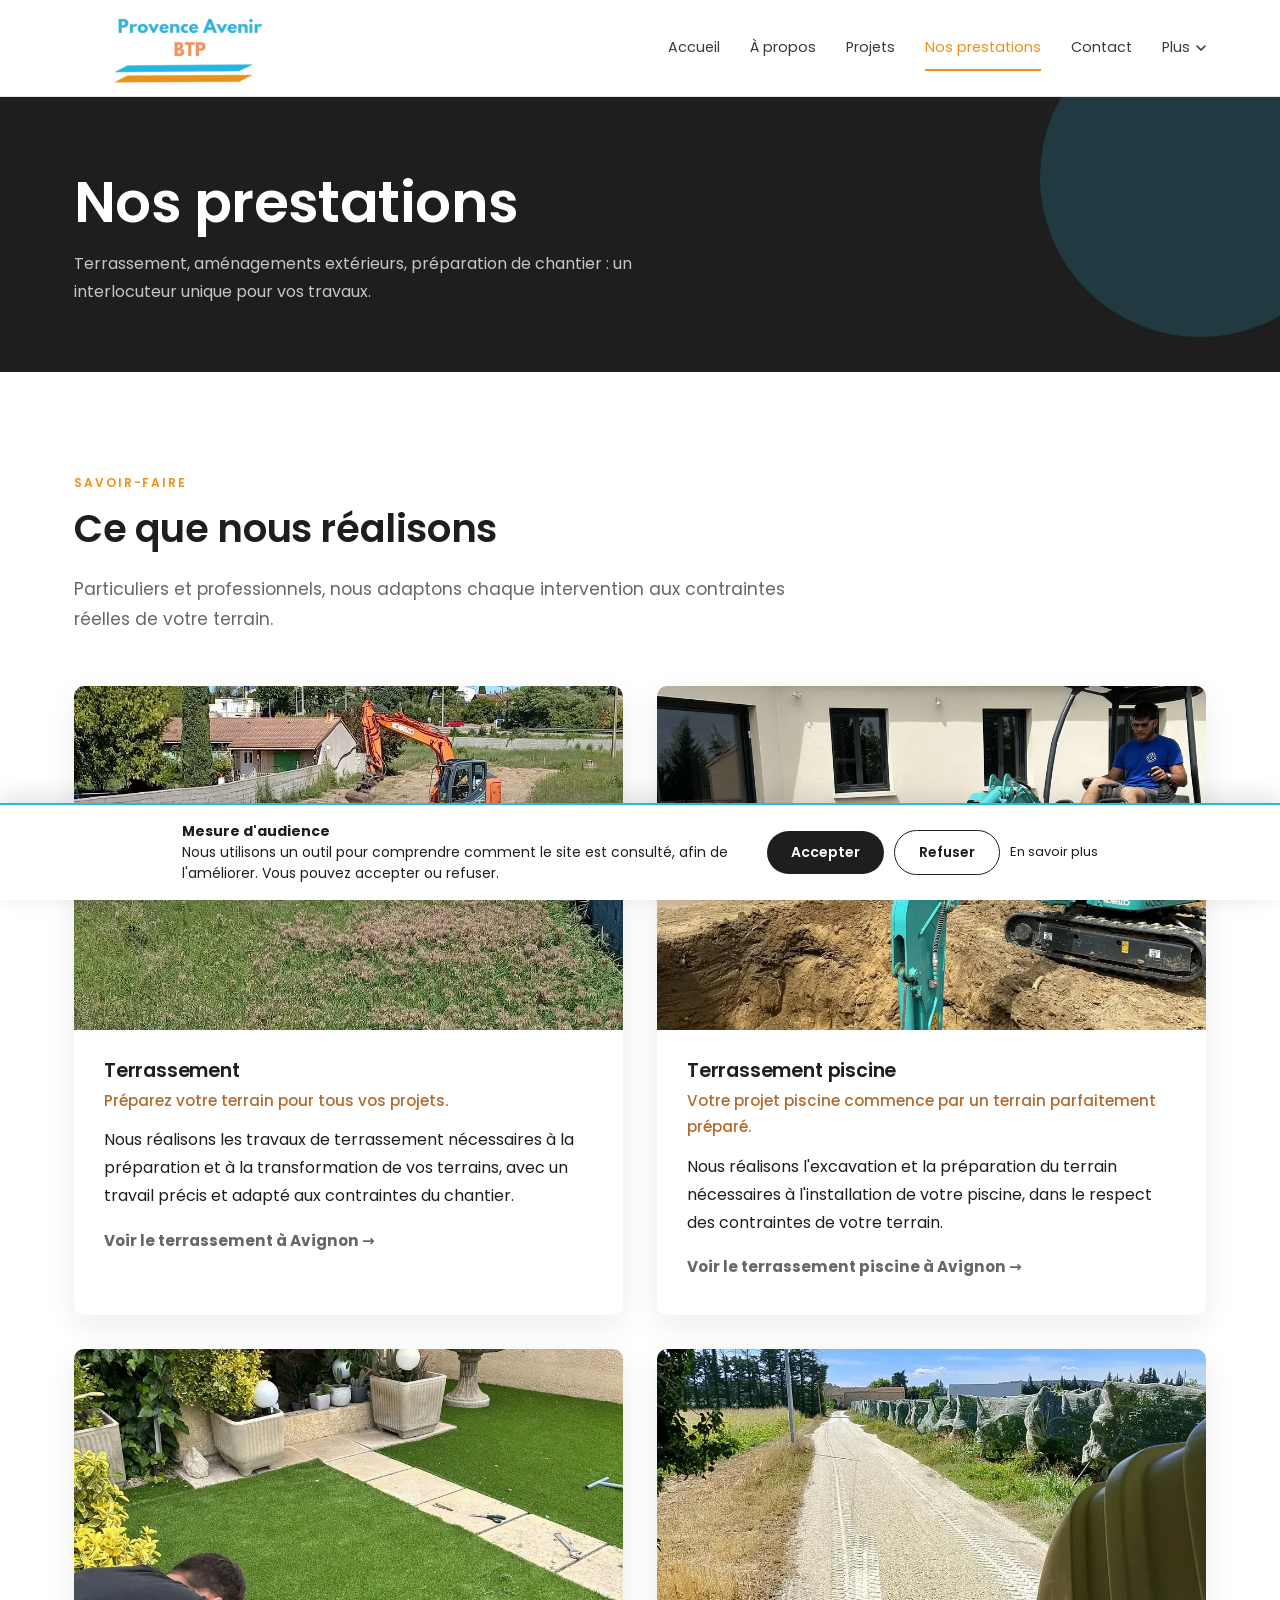
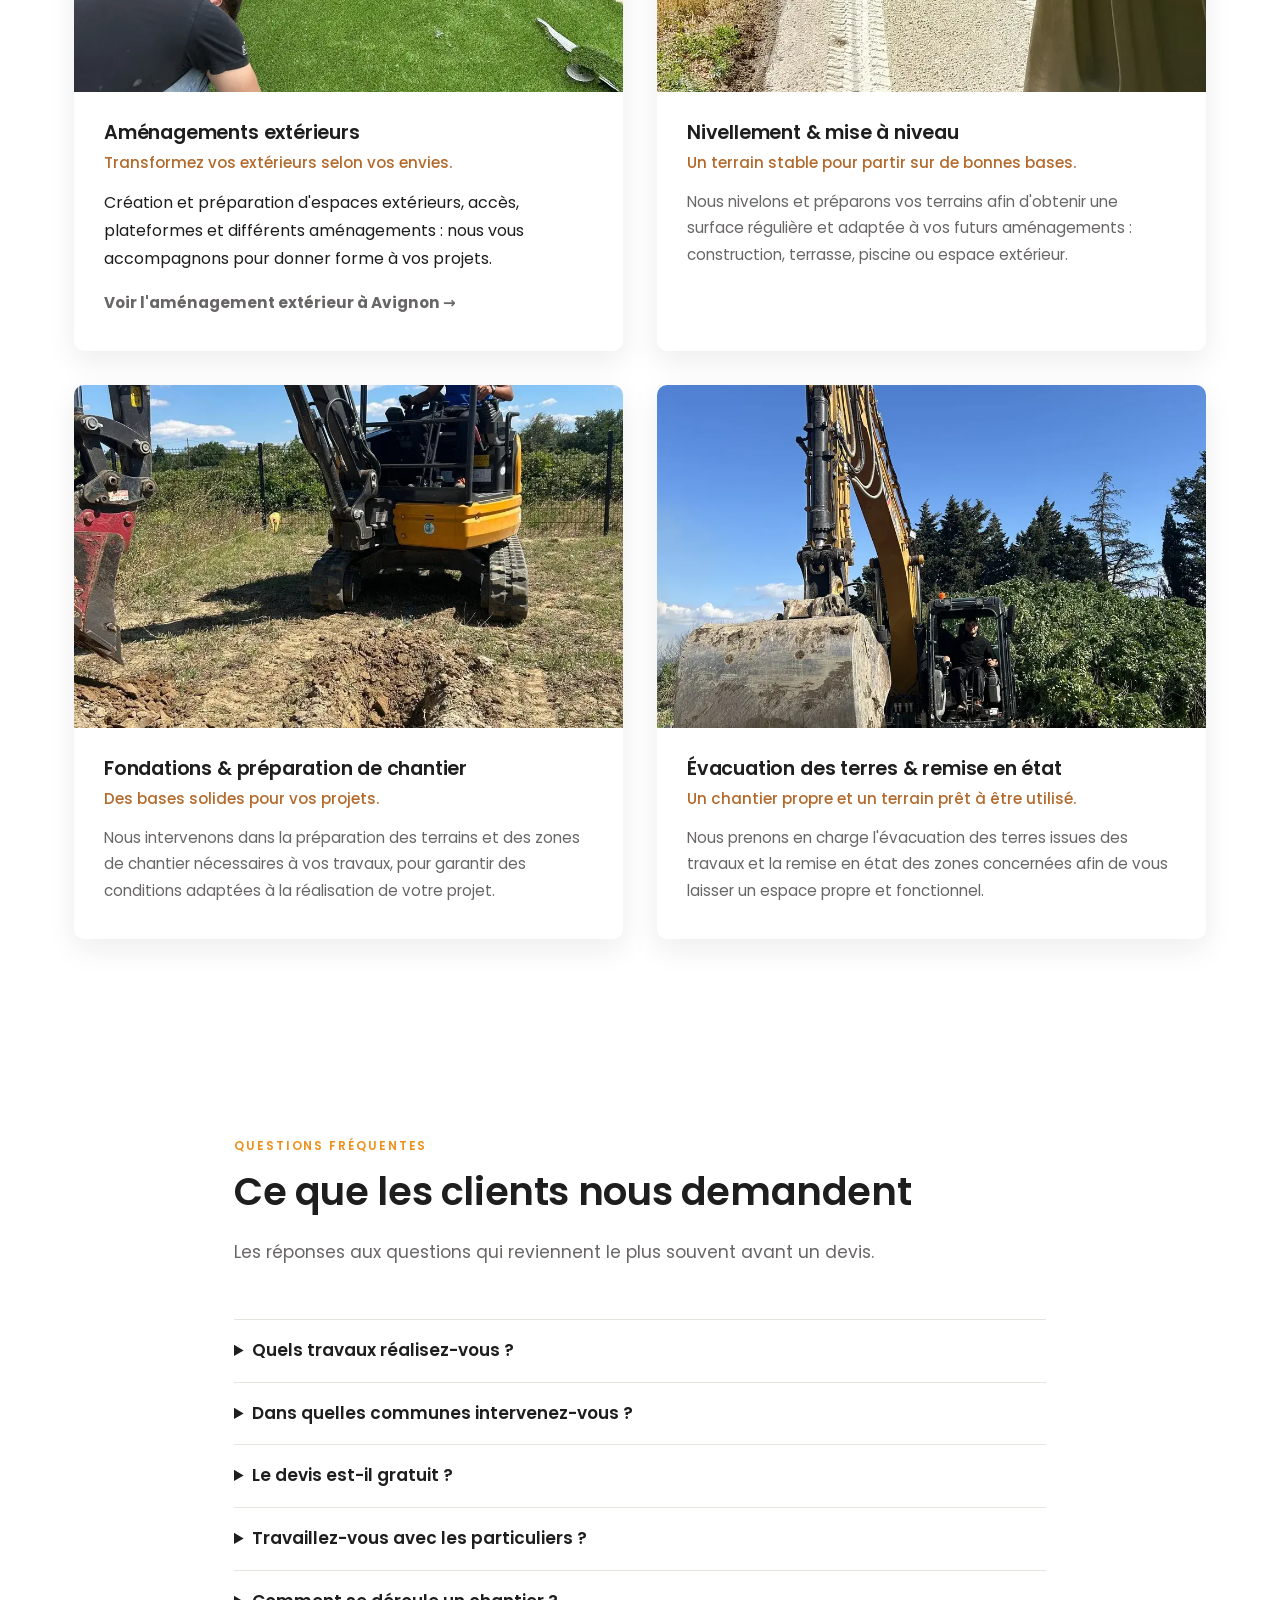
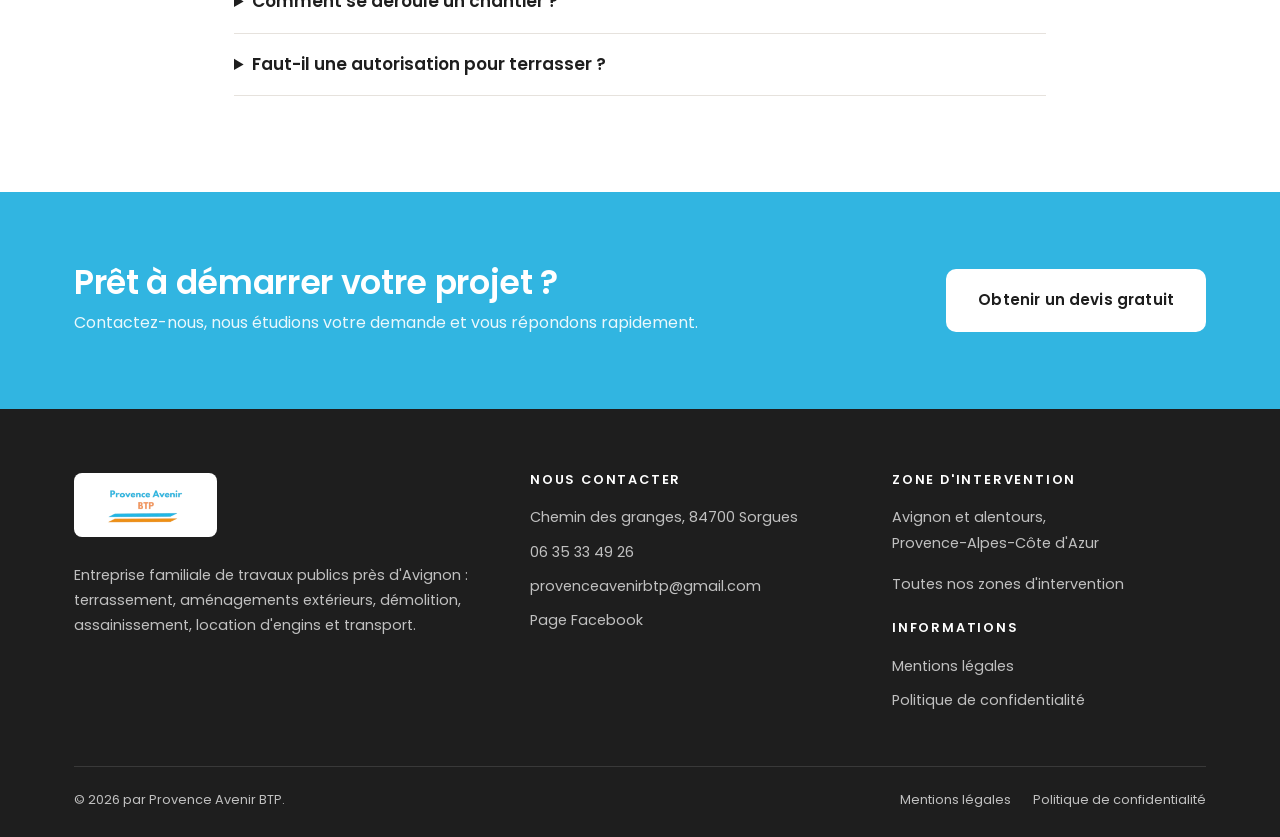
<file: prestations.html>
<!DOCTYPE html>
<html lang="fr">
<head>
<meta charset="utf-8">
<meta name="viewport" content="width=device-width, initial-scale=1">
<title>Terrassement et aménagements extérieurs | Provence Avenir BTP</title>
<meta name="description" content="Terrassement, piscine, aménagements extérieurs, nivellement, fondations, évacuation des terres : les prestations de Provence Avenir BTP près d'Avignon.">
<link rel="canonical" href="https://provenceavenirbtp.fr/prestations.html">
<meta property="og:type" content="website">
<meta property="og:site_name" content="Provence Avenir BTP">
<meta property="og:locale" content="fr_FR">
<meta property="og:title" content="Nos prestations | Provence Avenir BTP">
<meta property="og:description" content="Terrassement, piscine, aménagements extérieurs, nivellement, fondations, évacuation des terres : les prestations de Provence Avenir BTP près d'Avignon.">
<meta property="og:url" content="https://provenceavenirbtp.fr/prestations.html">
<meta property="og:image" content="https://provenceavenirbtp.fr/assets/img/og-image.jpg">
<meta name="twitter:card" content="summary_large_image">
<meta name="theme-color" content="#1E1E1E">
<link rel="icon" href="assets/img/favicon.png" sizes="any">
<link rel="apple-touch-icon" href="assets/img/apple-touch-icon.png">
<link rel="preconnect" href="https://fonts.googleapis.com">
<link rel="preconnect" href="https://fonts.gstatic.com" crossorigin>
<link href="https://fonts.googleapis.com/css2?family=Poppins:wght@300;400;500;600;700&display=swap" rel="stylesheet">
<link rel="stylesheet" href="assets/css/style.css">
<script type="application/ld+json">
{
 "@context": "https://schema.org",
 "@type": "GeneralContractor",
 "name": "Provence Avenir BTP",
 "description": "Entreprise familiale de travaux publics près d'Avignon : terrassement, aménagements extérieurs, démolition, assainissement, location d'engins et transport.",
 "url": "https://provenceavenirbtp.fr",
 "telephone": "+33635334926",
 "email": "provenceavenirbtp@gmail.com",
 "image": "https://provenceavenirbtp.fr/assets/img/hero-poster.webp",
 "address": {
  "@type": "PostalAddress",
  "streetAddress": "1716 chemin des Granges",
  "postalCode": "84700",
  "addressLocality": "Sorgues",
  "addressCountry": "FR"
 },
 "areaServed": [
  "Avignon",
  "Vaucluse",
  "Provence-Alpes-Côte d'Azur"
 ],
 "founder": {
  "@type": "Person",
  "name": "Quentin Grenod"
 },
 "foundingDate": "2025-09-04",
 "vatID": "FR34990615288",
 "taxID": "990615288"
}
</script>
</head>
<body>
<a class="skip" href="#main">Aller au contenu</a>
<header class="site-header">
  <div class="wrap header-inner">
    <a href="index.html" class="logo" aria-label="Provence Avenir BTP — accueil">
      <img src="assets/img/logo.png" alt="Provence Avenir BTP" width="300" height="115">
    </a>
    <button class="burger" aria-label="Ouvrir le menu" aria-expanded="false" aria-controls="nav">
      <span></span><span></span><span></span>
    </button>
    <nav class="nav" id="nav" aria-label="Navigation principale">
      <a href="index.html">Accueil</a><a href="a-propos.html">À propos</a><a href="projets.html">Projets</a><a href="prestations.html" aria-current="page">Nos prestations</a><a href="contact.html">Contact</a><div class="dropdown">
          <button class="nav-toggle" aria-expanded="false" aria-haspopup="true">Plus <svg width="10" height="6" viewBox="0 0 10 6" aria-hidden="true"><path d="M1 1l4 4 4-4" stroke="currentColor" stroke-width="1.6" fill="none" stroke-linecap="round"/></svg></button>
          <div class="dropdown-panel">
            <a href="prestations.html#faq">Questions fréquentes</a>
            <a href="mentions-legales.html">Mentions légales</a>
            <a href="politique-confidentialite.html">Politique de confidentialité</a>
          </div>
        </div>
    </nav>
  </div>
</header>
<main id="main">

<section class="page-hero">
  <div class="wrap">
    <h1>Nos prestations</h1>
    <p>Terrassement, aménagements extérieurs, préparation de chantier : un interlocuteur unique pour vos travaux.</p>
  </div>
</section>

<section class="section">
  <div class="wrap">
    <div class="section-head">
      <span class="eyebrow">Savoir-faire</span>
      <h2>Ce que nous réalisons</h2>
      <p class="lead">Particuliers et professionnels, nous adaptons chaque intervention aux contraintes réelles de votre terrain.</p>
    </div>
    <div class="services">
      
      <article class="service">
        <img src="assets/img/service-terrassement.webp" alt="Terrassement — Provence Avenir BTP" loading="lazy" width="1000" height="625">
        <div class="service-body">
          <h3>Terrassement</h3>
          <p class="pitch">Préparez votre terrain pour tous vos projets.</p>
          <p>Nous réalisons les travaux de terrassement nécessaires à la préparation et à la transformation de vos terrains, avec un travail précis et adapté aux contraintes du chantier.</p>
        <p style="margin-top:12px"><a href="terrassement-avignon.html"><strong>Voir le terrassement à Avignon →</strong></a></p>
        </div>
      </article>
      <article class="service">
        <img src="assets/img/service-piscine.webp" alt="Terrassement piscine — Provence Avenir BTP" loading="lazy" width="1000" height="625">
        <div class="service-body">
          <h3>Terrassement piscine</h3>
          <p class="pitch">Votre projet piscine commence par un terrain parfaitement préparé.</p>
          <p>Nous réalisons l'excavation et la préparation du terrain nécessaires à l'installation de votre piscine, dans le respect des contraintes de votre terrain.</p>
        <p style="margin-top:12px"><a href="terrassement-piscine-avignon.html"><strong>Voir le terrassement piscine à Avignon →</strong></a></p>
        </div>
      </article>
      <article class="service">
        <img src="assets/img/service-amenagement.webp" alt="Aménagements extérieurs — Provence Avenir BTP" loading="lazy" width="1000" height="625">
        <div class="service-body">
          <h3>Aménagements extérieurs</h3>
          <p class="pitch">Transformez vos extérieurs selon vos envies.</p>
          <p>Création et préparation d'espaces extérieurs, accès, plateformes et différents aménagements : nous vous accompagnons pour donner forme à vos projets.</p>
        <p style="margin-top:12px"><a href="amenagement-exterieur-avignon.html"><strong>Voir l'aménagement extérieur à Avignon →</strong></a></p>
        </div>
      </article>
      <article class="service">
        <img src="assets/img/service-nivellement.webp" alt="Nivellement et mise à niveau — Provence Avenir BTP" loading="lazy" width="1000" height="625">
        <div class="service-body">
          <h3>Nivellement &amp; mise à niveau</h3>
          <p class="pitch">Un terrain stable pour partir sur de bonnes bases.</p>
          <p>Nous nivelons et préparons vos terrains afin d'obtenir une surface régulière et adaptée à vos futurs aménagements : construction, terrasse, piscine ou espace extérieur.</p>
        </div>
      </article>
      <article class="service">
        <img src="assets/img/service-fondations.webp" alt="Fondations et préparation de chantier — Provence Avenir BTP" loading="lazy" width="1000" height="625">
        <div class="service-body">
          <h3>Fondations &amp; préparation de chantier</h3>
          <p class="pitch">Des bases solides pour vos projets.</p>
          <p>Nous intervenons dans la préparation des terrains et des zones de chantier nécessaires à vos travaux, pour garantir des conditions adaptées à la réalisation de votre projet.</p>
        </div>
      </article>
      <article class="service">
        <img src="assets/img/service-evacuation.webp" alt="Évacuation des terres et remise en état — Provence Avenir BTP" loading="lazy" width="1000" height="625">
        <div class="service-body">
          <h3>Évacuation des terres &amp; remise en état</h3>
          <p class="pitch">Un chantier propre et un terrain prêt à être utilisé.</p>
          <p>Nous prenons en charge l'évacuation des terres issues des travaux et la remise en état des zones concernées afin de vous laisser un espace propre et fonctionnel.</p>
        </div>
      </article>
    </div>
  </div>
</section>

<section class="section" id="faq">
  <div class="wrap" style="max-width:860px">
    <div class="section-head">
      <span class="eyebrow">Questions fréquentes</span>
      <h2>Ce que les clients nous demandent</h2>
      <p class="lead">Les réponses aux questions qui reviennent le plus souvent avant un devis.</p>
    </div>
    <details style="border-top:1px solid #e6e2dd;padding:16px 0">
      <summary style="cursor:pointer;font-weight:600;font-size:17px">Quels travaux réalisez-vous ?</summary>
      <p style="margin:10px 0 0;line-height:1.75">Terrassement, terrassement piscine, aménagements extérieurs, nivellement et mise à niveau, fondations et préparation de chantier, évacuation des terres, démolition, assainissement, location d'engins et transport.</p>
    </details>
    <details style="border-top:1px solid #e6e2dd;padding:16px 0">
      <summary style="cursor:pointer;font-weight:600;font-size:17px">Dans quelles communes intervenez-vous ?</summary>
      <p style="margin:10px 0 0;line-height:1.75">Depuis Sorgues, nous intervenons dans tout le bassin avignonnais et le nord du Vaucluse : Avignon, Le Pontet, Vedène, Monteux, Châteauneuf-du-Pape, Carpentras, Orange, Villeneuve-lès-Avignon et les communes voisines.</p>
    </details>
    <details style="border-top:1px solid #e6e2dd;padding:16px 0">
      <summary style="cursor:pointer;font-weight:600;font-size:17px">Le devis est-il gratuit ?</summary>
      <p style="margin:10px 0 0;line-height:1.75">Oui, le devis est gratuit et sans engagement. Vous nous décrivez votre projet par téléphone ou via le formulaire : nous répondons sous 48 h ouvrées, et nous venons sur place lorsque le projet le nécessite.</p>
    </details>
    <details style="border-top:1px solid #e6e2dd;padding:16px 0">
      <summary style="cursor:pointer;font-weight:600;font-size:17px">Travaillez-vous avec les particuliers ?</summary>
      <p style="margin:10px 0 0;line-height:1.75">Oui. Une grande partie de nos chantiers concerne des particuliers : préparation de terrain, cour et accès, abords de piscine, terrasse ou remise en état après travaux. Nous travaillons aussi pour les professionnels et les entreprises.</p>
    </details>
    <details style="border-top:1px solid #e6e2dd;padding:16px 0">
      <summary style="cursor:pointer;font-weight:600;font-size:17px">Comment se déroule un chantier ?</summary>
      <p style="margin:10px 0 0;line-height:1.75">Nous étudions votre terrain et l'accès, nous établissons un devis détaillé, puis nous intervenons avec les engins adaptés. En fin de chantier, nous vérifions ensemble les niveaux et le rendu.</p>
    </details>
    <details style="border-top:1px solid #e6e2dd;padding:16px 0">
      <summary style="cursor:pointer;font-weight:600;font-size:17px">Faut-il une autorisation pour terrasser ?</summary>
      <p style="margin:10px 0 0;line-height:1.75">Selon la nature du projet, une déclaration préalable ou un permis de construire peut être nécessaire, notamment pour une piscine ou une construction. Nous vous signalons dès la visite si votre projet semble concerné ; les démarches restent à votre charge.</p>
    </details>
    <div style="border-top:1px solid #e6e2dd"></div>
  </div>
</section>
<script type="application/ld+json">{"@context": "https://schema.org", "@type": "FAQPage", "mainEntity": [{"@type": "Question", "name": "Quels travaux réalisez-vous ?", "acceptedAnswer": {"@type": "Answer", "text": "Terrassement, terrassement piscine, aménagements extérieurs, nivellement et mise à niveau, fondations et préparation de chantier, évacuation des terres, démolition, assainissement, location d'engins et transport."}}, {"@type": "Question", "name": "Dans quelles communes intervenez-vous ?", "acceptedAnswer": {"@type": "Answer", "text": "Depuis Sorgues, nous intervenons dans tout le bassin avignonnais et le nord du Vaucluse : Avignon, Le Pontet, Vedène, Monteux, Châteauneuf-du-Pape, Carpentras, Orange, Villeneuve-lès-Avignon et les communes voisines."}}, {"@type": "Question", "name": "Le devis est-il gratuit ?", "acceptedAnswer": {"@type": "Answer", "text": "Oui, le devis est gratuit et sans engagement. Vous nous décrivez votre projet par téléphone ou via le formulaire : nous répondons sous 48 h ouvrées, et nous venons sur place lorsque le projet le nécessite."}}, {"@type": "Question", "name": "Travaillez-vous avec les particuliers ?", "acceptedAnswer": {"@type": "Answer", "text": "Oui. Une grande partie de nos chantiers concerne des particuliers : préparation de terrain, cour et accès, abords de piscine, terrasse ou remise en état après travaux. Nous travaillons aussi pour les professionnels et les entreprises."}}, {"@type": "Question", "name": "Comment se déroule un chantier ?", "acceptedAnswer": {"@type": "Answer", "text": "Nous étudions votre terrain et l'accès, nous établissons un devis détaillé, puis nous intervenons avec les engins adaptés. En fin de chantier, nous vérifions ensemble les niveaux et le rendu."}}, {"@type": "Question", "name": "Faut-il une autorisation pour terrasser ?", "acceptedAnswer": {"@type": "Answer", "text": "Selon la nature du projet, une déclaration préalable ou un permis de construire peut être nécessaire, notamment pour une piscine ou une construction. Nous vous signalons dès la visite si votre projet semble concerné ; les démarches restent à votre charge."}}]}</script>

<section class="cta-band">
  <div class="wrap inner">
    <div>
      <h2>Prêt à démarrer votre projet ?</h2>
      <p>Contactez-nous, nous étudions votre demande et vous répondons rapidement.</p>
    </div>
    <a class="btn btn-white" href="contact.html">Obtenir un devis gratuit</a>
  </div>
</section>
</main>
<footer class="site-footer">
  <div class="wrap">
    <div class="footer-grid">
      <div>
        <a href="index.html" class="footer-logo"><img loading="lazy" decoding="async" src="assets/img/logo.png" alt="Provence Avenir BTP" width="220" height="84"></a>
        <p>Entreprise familiale de travaux publics près d'Avignon : terrassement, aménagements extérieurs, démolition, assainissement, location d'engins et transport.</p>
      </div>
      <div>
        <h4>Nous contacter</h4>
        <ul class="footer-list">
          <li>Chemin des granges, 84700 Sorgues</li>
          <li><a href="tel:+33635334926">06 35 33 49 26</a></li>
          <li><a href="mailto:provenceavenirbtp@gmail.com">provenceavenirbtp@gmail.com</a></li>
          <li><a href="https://www.facebook.com/people/Provence-Avenir-BTP/61555597475347/" target="_blank" rel="noopener">Page Facebook</a></li>
        </ul>
      </div>
      <div>
        <h4>Zone d'intervention</h4>
        <p>Avignon et alentours,<br>Provence-Alpes-Côte d'Azur</p><ul class="footer-list" style="margin-top:12px"><li><a href="zones-intervention.html">Toutes nos zones d'intervention</a></li></ul>
        <h4 style="margin-top:24px">Informations</h4>
        <ul class="footer-list">
          <li><a href="mentions-legales.html">Mentions légales</a></li>
          <li><a href="politique-confidentialite.html">Politique de confidentialité</a></li>
        </ul>
      </div>
    </div>
    <div class="footer-bottom">
      <span>© 2026 par Provence Avenir BTP.</span>
      <div class="legal-links">
        <a href="mentions-legales.html">Mentions légales</a>
        <a href="politique-confidentialite.html">Politique de confidentialité</a>
      </div>
    </div>
  </div>
</footer>
<a class="chat-fab" href="contact.html" aria-label="Nous écrire">
  <svg viewBox="0 0 24 24" fill="none" stroke="currentColor" stroke-width="2" aria-hidden="true"><path d="M21 11.5a8.4 8.4 0 0 1-9 8.4 9.9 9.9 0 0 1-4-.9L3 21l1.9-4.4A8.4 8.4 0 0 1 12 3.1a8.4 8.4 0 0 1 9 8.4z" stroke-linecap="round" stroke-linejoin="round"/></svg>
  <span>Discutons !</span>
</a>
<button class="to-top" id="to-top" aria-label="Remonter en haut de page">
  <svg viewBox="0 0 24 24" fill="none" stroke-width="2" aria-hidden="true"><path d="m6 15 6-6 6 6" stroke-linecap="round" stroke-linejoin="round"/></svg>
</button>
<nav class="mobile-bar" aria-label="Actions rapides">
  <a href="tel:+33635334926">
    <svg viewBox="0 0 24 24" fill="none" stroke="currentColor" stroke-width="1.9" aria-hidden="true"><path d="M22 16.9v3a2 2 0 0 1-2.2 2 19.8 19.8 0 0 1-8.6-3.1 19.5 19.5 0 0 1-6-6A19.8 19.8 0 0 1 2.1 4.2 2 2 0 0 1 4.1 2h3a2 2 0 0 1 2 1.7c.1 1 .4 1.9.7 2.8a2 2 0 0 1-.5 2.1L8.1 9.9a16 16 0 0 0 6 6l1.3-1.3a2 2 0 0 1 2.1-.5c.9.3 1.8.6 2.8.7a2 2 0 0 1 1.7 2z" stroke-linecap="round" stroke-linejoin="round"/></svg>
    Téléphone
  </a>
  <a href="mailto:provenceavenirbtp@gmail.com">
    <svg viewBox="0 0 24 24" fill="none" stroke="currentColor" stroke-width="1.9" aria-hidden="true"><rect x="2" y="4" width="20" height="16" rx="2"/><path d="m2 7 10 6 10-6"/></svg>
    E-mail
  </a>
  <a href="https://www.facebook.com/people/Provence-Avenir-BTP/61555597475347/" target="_blank" rel="noopener">
    <svg viewBox="0 0 24 24" fill="currentColor" aria-hidden="true"><path d="M22 12a10 10 0 1 0-11.6 9.9v-7H7.9V12h2.5V9.8c0-2.5 1.5-3.9 3.8-3.9 1.1 0 2.2.2 2.2.2v2.4h-1.2c-1.2 0-1.6.8-1.6 1.6V12h2.7l-.4 2.9h-2.3v7A10 10 0 0 0 22 12z"/></svg>
    Facebook
  </a>
  <a href="contact.html">
    <svg viewBox="0 0 24 24" fill="none" stroke="currentColor" stroke-width="1.9" aria-hidden="true"><path d="M14 2H6a2 2 0 0 0-2 2v16a2 2 0 0 0 2 2h12a2 2 0 0 0 2-2V8z"/><path d="M14 2v6h6M9 13h6M9 17h4" stroke-linecap="round" stroke-linejoin="round"/></svg>
    Devis
  </a>
</nav>
<script src="assets/js/main.js" defer></script>
<!-- Consentement cookies + Google Analytics (GA4) -->
<div id="ck" role="dialog" aria-live="polite" aria-label="Mesure d'audience">
  <div class="ck-in">
    <p><strong>Mesure d'audience</strong><br>Nous utilisons un outil pour comprendre comment le site est consulté, afin de l'améliorer. Vous pouvez accepter ou refuser.</p>
    <div class="ck-btns">
      <button type="button" class="ck-btn ck-yes" onclick="ckSet('granted')">Accepter</button>
      <button type="button" class="ck-btn ck-no" onclick="ckSet('denied')">Refuser</button>
      <a href="politique-confidentialite.html">En savoir plus</a>
    </div>
  </div>
</div>
<style>
#ck{position:fixed;left:0;right:0;bottom:0;background:#fff;border-top:2px solid #31B5E1;box-shadow:0 -6px 24px rgba(0,0,0,.12);z-index:9999;transform:translateY(120%);transition:transform .3s ease;font-family:Poppins,system-ui,sans-serif}
#ck.show{transform:translateY(0)}
.ck-in{max-width:960px;margin:0 auto;padding:16px 22px;display:flex;gap:18px;align-items:center;justify-content:space-between;flex-wrap:wrap}
#ck p{margin:0;font-size:14px;line-height:1.5;color:#1E1E1E;max-width:560px}
.ck-btns{display:flex;gap:10px;align-items:center;flex-wrap:wrap}
.ck-btn{border:0;border-radius:40px;padding:11px 24px;font-size:14px;font-weight:600;cursor:pointer;font-family:inherit}
.ck-yes{background:#1E1E1E;color:#fff}
.ck-no{background:#fff;color:#1E1E1E;border:1px solid #1E1E1E}
.ck-btns a{font-size:13px;color:#1E1E1E}
@media(max-width:620px){.ck-in{padding:14px 16px;gap:12px}#ck p{font-size:13px}.ck-btn{padding:10px 18px;font-size:13px}}
</style>
<script>
(function(){
  var K='pabtp_ck', GA='G-KJ9Q89D6ZX';
  window.gaLoad=function(){
    if(window.__ga)return; window.__ga=1;
    var s=document.createElement('script'); s.async=true;
    s.src='https://www.googletagmanager.com/gtag/js?id='+GA;
    document.head.appendChild(s);
    window.dataLayer=window.dataLayer||[];
    window.gtag=function(){dataLayer.push(arguments);};
    gtag('js', new Date());
    gtag('config',GA,{'anonymize_ip':true});
  };
  window.ckSet=function(v){
    try{localStorage.setItem(K,v)}catch(e){}
    var el=document.getElementById('ck'); if(el) el.classList.remove('show');
    if(v==='granted') window.gaLoad();
  };
  var c=null; try{c=localStorage.getItem(K)}catch(e){}
  if(c==='granted'){ window.gaLoad(); }
  else if(!c){ document.addEventListener('DOMContentLoaded',function(){
    var el=document.getElementById('ck'); if(el) el.classList.add('show');
  }); }
})();
</script>

</body>
</html>
</file>
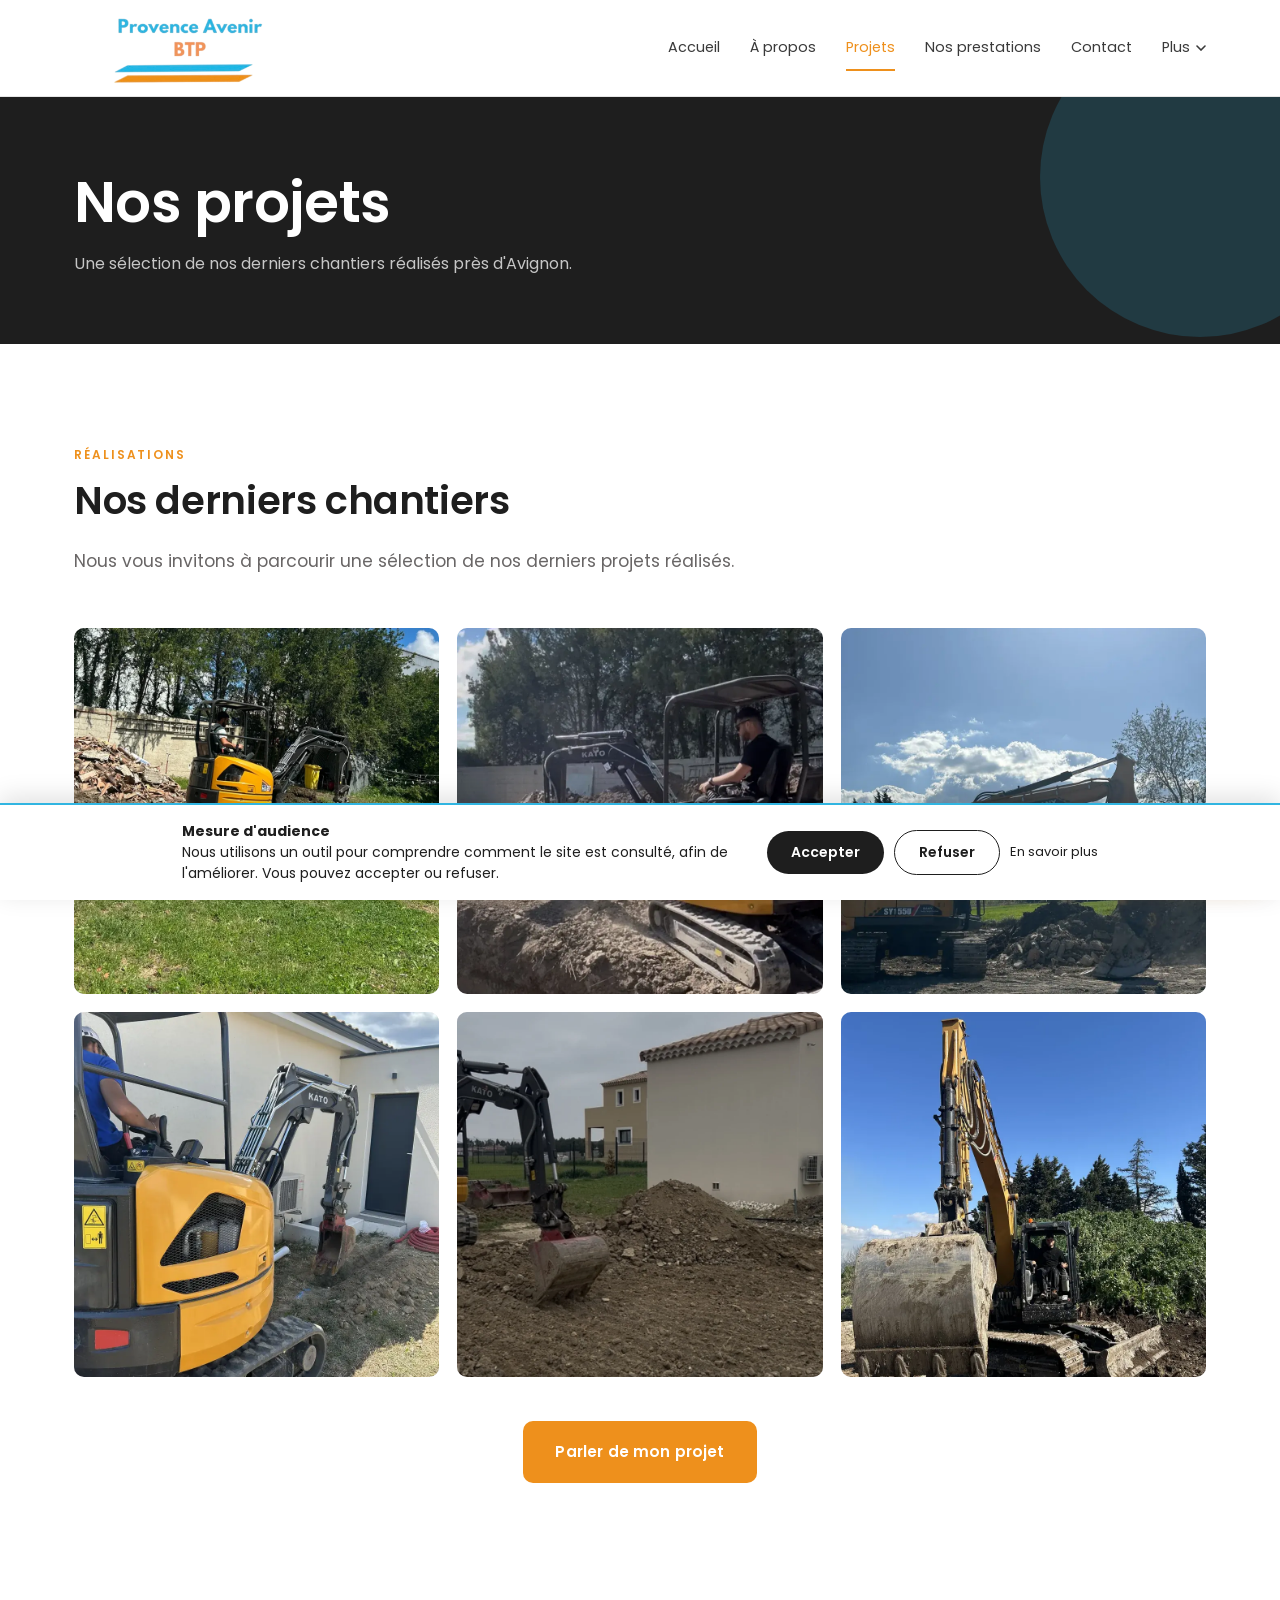
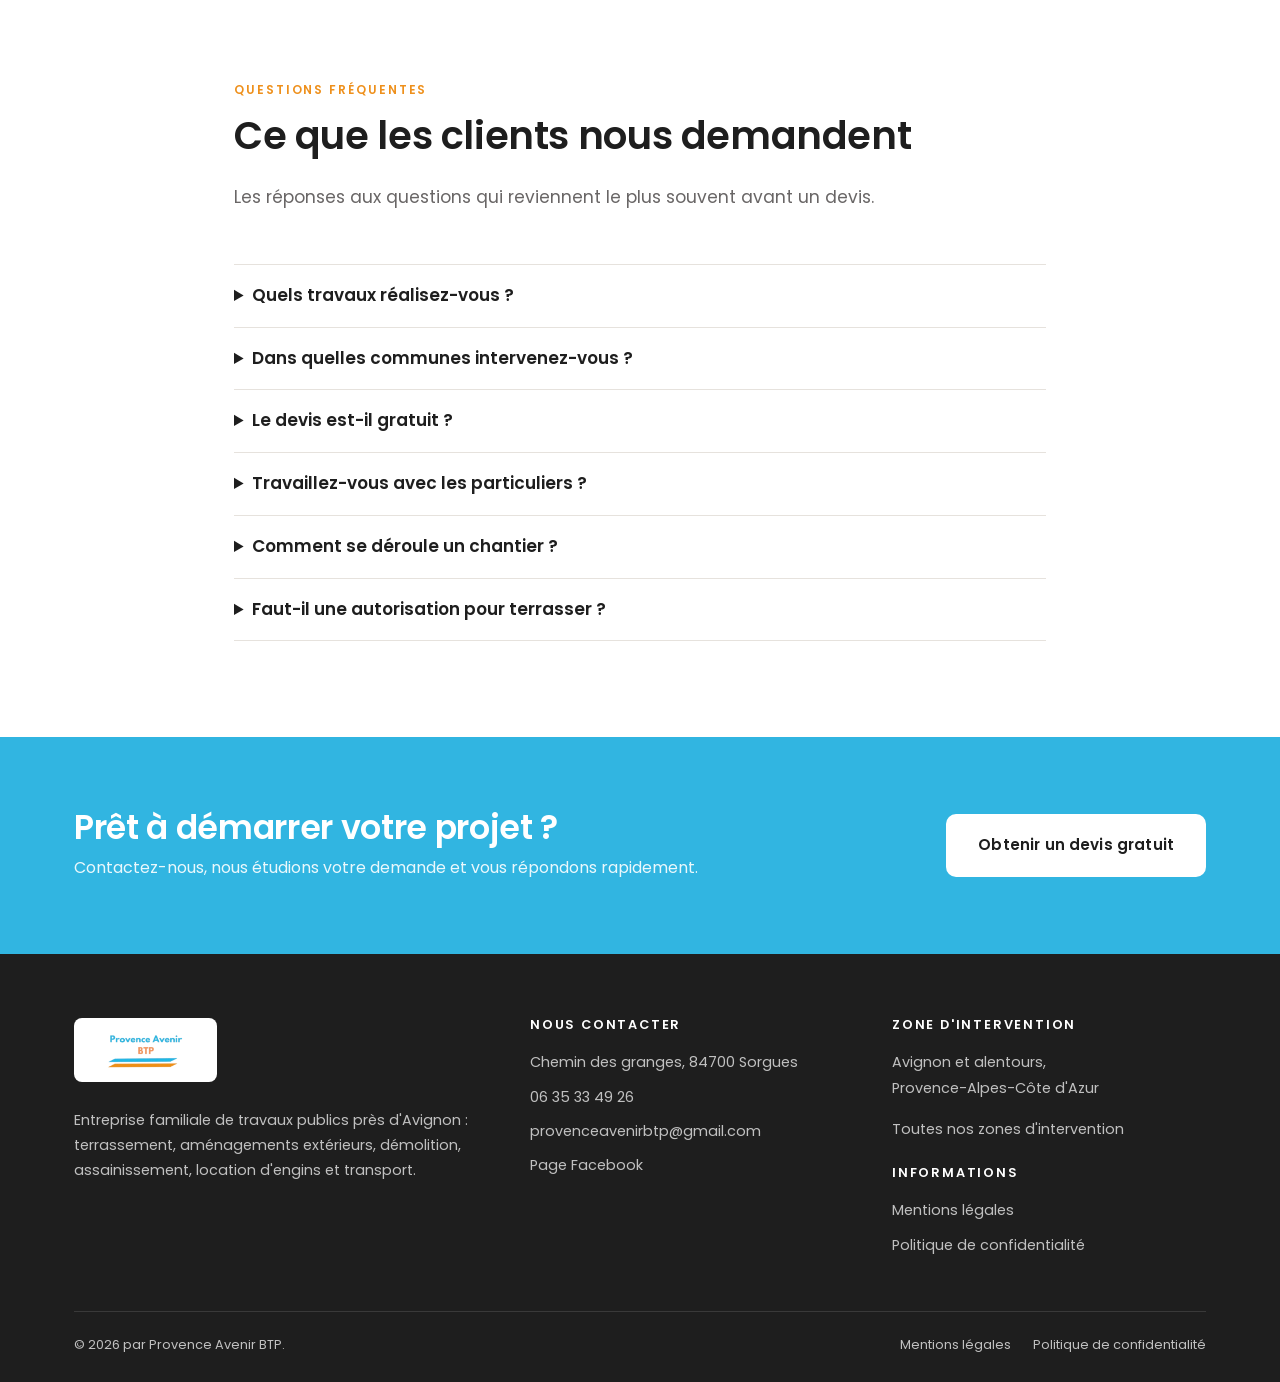
<file: projets.html>
<!DOCTYPE html>
<html lang="fr">
<head>
<meta charset="utf-8">
<meta name="viewport" content="width=device-width, initial-scale=1">
<title>Nos réalisations de terrassement en Vaucluse | Provence Avenir BTP</title>
<meta name="description" content="Une sélection de chantiers de terrassement réalisés près d'Avignon : nivellement, préparation de terrain, accès, tranchées et plateformes.">
<link rel="canonical" href="https://provenceavenirbtp.fr/projets.html">
<meta property="og:type" content="website">
<meta property="og:site_name" content="Provence Avenir BTP">
<meta property="og:locale" content="fr_FR">
<meta property="og:title" content="Projets | Provence Avenir BTP">
<meta property="og:description" content="Découvrez une sélection de chantiers réalisés par Provence Avenir BTP : terrassement, aménagements extérieurs, tranchées et réseaux autour d'Avignon.">
<meta property="og:url" content="https://provenceavenirbtp.fr/projets.html">
<meta property="og:image" content="https://provenceavenirbtp.fr/assets/img/og-image.jpg">
<meta name="twitter:card" content="summary_large_image">
<meta name="theme-color" content="#1E1E1E">
<link rel="icon" href="assets/img/favicon.png" sizes="any">
<link rel="apple-touch-icon" href="assets/img/apple-touch-icon.png">
<link rel="preconnect" href="https://fonts.googleapis.com">
<link rel="preconnect" href="https://fonts.gstatic.com" crossorigin>
<link href="https://fonts.googleapis.com/css2?family=Poppins:wght@300;400;500;600;700&display=swap" rel="stylesheet">
<link rel="stylesheet" href="assets/css/style.css">
<script type="application/ld+json">
{
 "@context": "https://schema.org",
 "@type": "GeneralContractor",
 "name": "Provence Avenir BTP",
 "description": "Entreprise familiale de travaux publics près d'Avignon : terrassement, aménagements extérieurs, démolition, assainissement, location d'engins et transport.",
 "url": "https://provenceavenirbtp.fr",
 "telephone": "+33635334926",
 "email": "provenceavenirbtp@gmail.com",
 "image": "https://provenceavenirbtp.fr/assets/img/hero-poster.webp",
 "address": {
  "@type": "PostalAddress",
  "streetAddress": "1716 chemin des Granges",
  "postalCode": "84700",
  "addressLocality": "Sorgues",
  "addressCountry": "FR"
 },
 "areaServed": [
  "Avignon",
  "Vaucluse",
  "Provence-Alpes-Côte d'Azur"
 ],
 "founder": {
  "@type": "Person",
  "name": "Quentin Grenod"
 },
 "foundingDate": "2025-09-04",
 "vatID": "FR34990615288",
 "taxID": "990615288"
}
</script>
</head>
<body>
<a class="skip" href="#main">Aller au contenu</a>
<header class="site-header">
  <div class="wrap header-inner">
    <a href="index.html" class="logo" aria-label="Provence Avenir BTP — accueil">
      <img src="assets/img/logo.png" alt="Provence Avenir BTP" width="300" height="115">
    </a>
    <button class="burger" aria-label="Ouvrir le menu" aria-expanded="false" aria-controls="nav">
      <span></span><span></span><span></span>
    </button>
    <nav class="nav" id="nav" aria-label="Navigation principale">
      <a href="index.html">Accueil</a><a href="a-propos.html">À propos</a><a href="projets.html" aria-current="page">Projets</a><a href="prestations.html">Nos prestations</a><a href="contact.html">Contact</a><div class="dropdown">
          <button class="nav-toggle" aria-expanded="false" aria-haspopup="true">Plus <svg width="10" height="6" viewBox="0 0 10 6" aria-hidden="true"><path d="M1 1l4 4 4-4" stroke="currentColor" stroke-width="1.6" fill="none" stroke-linecap="round"/></svg></button>
          <div class="dropdown-panel">
            <a href="prestations.html#faq">Questions fréquentes</a>
            <a href="mentions-legales.html">Mentions légales</a>
            <a href="politique-confidentialite.html">Politique de confidentialité</a>
          </div>
        </div>
    </nav>
  </div>
</header>
<main id="main">

<section class="page-hero">
  <div class="wrap">
    <h1>Nos projets</h1>
    <p>Une sélection de nos derniers chantiers réalisés près d'Avignon.</p>
  </div>
</section>

<section class="section">
  <div class="wrap">
    <div class="section-head">
      <span class="eyebrow">Réalisations</span>
      <h2>Nos derniers chantiers</h2>
      <p class="lead">Nous vous invitons à parcourir une sélection de nos derniers projets réalisés.</p>
    </div>
    <div class="gallery">
      <figure><img src="assets/img/projet-1.webp" alt="Terrassement et nivellement de terrain" loading="lazy" width="900" height="900"><figcaption>Terrassement et nivellement de terrain</figcaption></figure><figure><img src="assets/img/projet-2.webp" alt="Préparation de terrain pour aménagement extérieur" loading="lazy" width="900" height="900"><figcaption>Préparation de terrain pour aménagement extérieur</figcaption></figure><figure><img src="assets/img/projet-3.webp" alt="Travaux de terrassement autour d'une habitation" loading="lazy" width="900" height="900"><figcaption>Travaux de terrassement autour d'une habitation</figcaption></figure><figure><img src="assets/img/projet-4.webp" alt="Aménagement d'accès et plateforme" loading="lazy" width="900" height="900"><figcaption>Aménagement d'accès et plateforme</figcaption></figure><figure><img src="assets/img/projet-5.webp" alt="Terrassement et évacuation des terres" loading="lazy" width="900" height="900"><figcaption>Terrassement et évacuation des terres</figcaption></figure><figure><img src="assets/img/projet-6.webp" alt="Ouverture de tranchée et pose de réseaux" loading="lazy" width="900" height="900"><figcaption>Ouverture de tranchée et pose de réseaux</figcaption></figure>
    </div>
    <div class="center-cta"><a class="btn btn-orange" href="contact.html">Parler de mon projet</a></div>
  </div>
</section>

<section class="section" id="faq">
  <div class="wrap" style="max-width:860px">
    <div class="section-head">
      <span class="eyebrow">Questions fréquentes</span>
      <h2>Ce que les clients nous demandent</h2>
      <p class="lead">Les réponses aux questions qui reviennent le plus souvent avant un devis.</p>
    </div>
    <details style="border-top:1px solid #e6e2dd;padding:16px 0">
      <summary style="cursor:pointer;font-weight:600;font-size:17px">Quels travaux réalisez-vous ?</summary>
      <p style="margin:10px 0 0;line-height:1.75">Terrassement, terrassement piscine, aménagements extérieurs, nivellement et mise à niveau, fondations et préparation de chantier, évacuation des terres, démolition, assainissement, location d'engins et transport.</p>
    </details>
    <details style="border-top:1px solid #e6e2dd;padding:16px 0">
      <summary style="cursor:pointer;font-weight:600;font-size:17px">Dans quelles communes intervenez-vous ?</summary>
      <p style="margin:10px 0 0;line-height:1.75">Depuis Sorgues, nous intervenons dans tout le bassin avignonnais et le nord du Vaucluse : Avignon, Le Pontet, Vedène, Monteux, Châteauneuf-du-Pape, Carpentras, Orange, Villeneuve-lès-Avignon et les communes voisines.</p>
    </details>
    <details style="border-top:1px solid #e6e2dd;padding:16px 0">
      <summary style="cursor:pointer;font-weight:600;font-size:17px">Le devis est-il gratuit ?</summary>
      <p style="margin:10px 0 0;line-height:1.75">Oui, le devis est gratuit et sans engagement. Vous nous décrivez votre projet par téléphone ou via le formulaire : nous répondons sous 48 h ouvrées, et nous venons sur place lorsque le projet le nécessite.</p>
    </details>
    <details style="border-top:1px solid #e6e2dd;padding:16px 0">
      <summary style="cursor:pointer;font-weight:600;font-size:17px">Travaillez-vous avec les particuliers ?</summary>
      <p style="margin:10px 0 0;line-height:1.75">Oui. Une grande partie de nos chantiers concerne des particuliers : préparation de terrain, cour et accès, abords de piscine, terrasse ou remise en état après travaux. Nous travaillons aussi pour les professionnels et les entreprises.</p>
    </details>
    <details style="border-top:1px solid #e6e2dd;padding:16px 0">
      <summary style="cursor:pointer;font-weight:600;font-size:17px">Comment se déroule un chantier ?</summary>
      <p style="margin:10px 0 0;line-height:1.75">Nous étudions votre terrain et l'accès, nous établissons un devis détaillé, puis nous intervenons avec les engins adaptés. En fin de chantier, nous vérifions ensemble les niveaux et le rendu.</p>
    </details>
    <details style="border-top:1px solid #e6e2dd;padding:16px 0">
      <summary style="cursor:pointer;font-weight:600;font-size:17px">Faut-il une autorisation pour terrasser ?</summary>
      <p style="margin:10px 0 0;line-height:1.75">Selon la nature du projet, une déclaration préalable ou un permis de construire peut être nécessaire, notamment pour une piscine ou une construction. Nous vous signalons dès la visite si votre projet semble concerné ; les démarches restent à votre charge.</p>
    </details>
    <div style="border-top:1px solid #e6e2dd"></div>
  </div>
</section>
<script type="application/ld+json">{"@context": "https://schema.org", "@type": "FAQPage", "mainEntity": [{"@type": "Question", "name": "Quels travaux réalisez-vous ?", "acceptedAnswer": {"@type": "Answer", "text": "Terrassement, terrassement piscine, aménagements extérieurs, nivellement et mise à niveau, fondations et préparation de chantier, évacuation des terres, démolition, assainissement, location d'engins et transport."}}, {"@type": "Question", "name": "Dans quelles communes intervenez-vous ?", "acceptedAnswer": {"@type": "Answer", "text": "Depuis Sorgues, nous intervenons dans tout le bassin avignonnais et le nord du Vaucluse : Avignon, Le Pontet, Vedène, Monteux, Châteauneuf-du-Pape, Carpentras, Orange, Villeneuve-lès-Avignon et les communes voisines."}}, {"@type": "Question", "name": "Le devis est-il gratuit ?", "acceptedAnswer": {"@type": "Answer", "text": "Oui, le devis est gratuit et sans engagement. Vous nous décrivez votre projet par téléphone ou via le formulaire : nous répondons sous 48 h ouvrées, et nous venons sur place lorsque le projet le nécessite."}}, {"@type": "Question", "name": "Travaillez-vous avec les particuliers ?", "acceptedAnswer": {"@type": "Answer", "text": "Oui. Une grande partie de nos chantiers concerne des particuliers : préparation de terrain, cour et accès, abords de piscine, terrasse ou remise en état après travaux. Nous travaillons aussi pour les professionnels et les entreprises."}}, {"@type": "Question", "name": "Comment se déroule un chantier ?", "acceptedAnswer": {"@type": "Answer", "text": "Nous étudions votre terrain et l'accès, nous établissons un devis détaillé, puis nous intervenons avec les engins adaptés. En fin de chantier, nous vérifions ensemble les niveaux et le rendu."}}, {"@type": "Question", "name": "Faut-il une autorisation pour terrasser ?", "acceptedAnswer": {"@type": "Answer", "text": "Selon la nature du projet, une déclaration préalable ou un permis de construire peut être nécessaire, notamment pour une piscine ou une construction. Nous vous signalons dès la visite si votre projet semble concerné ; les démarches restent à votre charge."}}]}</script>

<section class="cta-band">
  <div class="wrap inner">
    <div>
      <h2>Prêt à démarrer votre projet ?</h2>
      <p>Contactez-nous, nous étudions votre demande et vous répondons rapidement.</p>
    </div>
    <a class="btn btn-white" href="contact.html">Obtenir un devis gratuit</a>
  </div>
</section>
</main>
<footer class="site-footer">
  <div class="wrap">
    <div class="footer-grid">
      <div>
        <a href="index.html" class="footer-logo"><img loading="lazy" decoding="async" src="assets/img/logo.png" alt="Provence Avenir BTP" width="220" height="84"></a>
        <p>Entreprise familiale de travaux publics près d'Avignon : terrassement, aménagements extérieurs, démolition, assainissement, location d'engins et transport.</p>
      </div>
      <div>
        <h4>Nous contacter</h4>
        <ul class="footer-list">
          <li>Chemin des granges, 84700 Sorgues</li>
          <li><a href="tel:+33635334926">06 35 33 49 26</a></li>
          <li><a href="mailto:provenceavenirbtp@gmail.com">provenceavenirbtp@gmail.com</a></li>
          <li><a href="https://www.facebook.com/people/Provence-Avenir-BTP/61555597475347/" target="_blank" rel="noopener">Page Facebook</a></li>
        </ul>
      </div>
      <div>
        <h4>Zone d'intervention</h4>
        <p>Avignon et alentours,<br>Provence-Alpes-Côte d'Azur</p><ul class="footer-list" style="margin-top:12px"><li><a href="zones-intervention.html">Toutes nos zones d'intervention</a></li></ul>
        <h4 style="margin-top:24px">Informations</h4>
        <ul class="footer-list">
          <li><a href="mentions-legales.html">Mentions légales</a></li>
          <li><a href="politique-confidentialite.html">Politique de confidentialité</a></li>
        </ul>
      </div>
    </div>
    <div class="footer-bottom">
      <span>© 2026 par Provence Avenir BTP.</span>
      <div class="legal-links">
        <a href="mentions-legales.html">Mentions légales</a>
        <a href="politique-confidentialite.html">Politique de confidentialité</a>
      </div>
    </div>
  </div>
</footer>
<a class="chat-fab" href="contact.html" aria-label="Nous écrire">
  <svg viewBox="0 0 24 24" fill="none" stroke="currentColor" stroke-width="2" aria-hidden="true"><path d="M21 11.5a8.4 8.4 0 0 1-9 8.4 9.9 9.9 0 0 1-4-.9L3 21l1.9-4.4A8.4 8.4 0 0 1 12 3.1a8.4 8.4 0 0 1 9 8.4z" stroke-linecap="round" stroke-linejoin="round"/></svg>
  <span>Discutons !</span>
</a>
<button class="to-top" id="to-top" aria-label="Remonter en haut de page">
  <svg viewBox="0 0 24 24" fill="none" stroke-width="2" aria-hidden="true"><path d="m6 15 6-6 6 6" stroke-linecap="round" stroke-linejoin="round"/></svg>
</button>
<nav class="mobile-bar" aria-label="Actions rapides">
  <a href="tel:+33635334926">
    <svg viewBox="0 0 24 24" fill="none" stroke="currentColor" stroke-width="1.9" aria-hidden="true"><path d="M22 16.9v3a2 2 0 0 1-2.2 2 19.8 19.8 0 0 1-8.6-3.1 19.5 19.5 0 0 1-6-6A19.8 19.8 0 0 1 2.1 4.2 2 2 0 0 1 4.1 2h3a2 2 0 0 1 2 1.7c.1 1 .4 1.9.7 2.8a2 2 0 0 1-.5 2.1L8.1 9.9a16 16 0 0 0 6 6l1.3-1.3a2 2 0 0 1 2.1-.5c.9.3 1.8.6 2.8.7a2 2 0 0 1 1.7 2z" stroke-linecap="round" stroke-linejoin="round"/></svg>
    Téléphone
  </a>
  <a href="mailto:provenceavenirbtp@gmail.com">
    <svg viewBox="0 0 24 24" fill="none" stroke="currentColor" stroke-width="1.9" aria-hidden="true"><rect x="2" y="4" width="20" height="16" rx="2"/><path d="m2 7 10 6 10-6"/></svg>
    E-mail
  </a>
  <a href="https://www.facebook.com/people/Provence-Avenir-BTP/61555597475347/" target="_blank" rel="noopener">
    <svg viewBox="0 0 24 24" fill="currentColor" aria-hidden="true"><path d="M22 12a10 10 0 1 0-11.6 9.9v-7H7.9V12h2.5V9.8c0-2.5 1.5-3.9 3.8-3.9 1.1 0 2.2.2 2.2.2v2.4h-1.2c-1.2 0-1.6.8-1.6 1.6V12h2.7l-.4 2.9h-2.3v7A10 10 0 0 0 22 12z"/></svg>
    Facebook
  </a>
  <a href="contact.html">
    <svg viewBox="0 0 24 24" fill="none" stroke="currentColor" stroke-width="1.9" aria-hidden="true"><path d="M14 2H6a2 2 0 0 0-2 2v16a2 2 0 0 0 2 2h12a2 2 0 0 0 2-2V8z"/><path d="M14 2v6h6M9 13h6M9 17h4" stroke-linecap="round" stroke-linejoin="round"/></svg>
    Devis
  </a>
</nav>
<script src="assets/js/main.js" defer></script>
<!-- Consentement cookies + Google Analytics (GA4) -->
<div id="ck" role="dialog" aria-live="polite" aria-label="Mesure d'audience">
  <div class="ck-in">
    <p><strong>Mesure d'audience</strong><br>Nous utilisons un outil pour comprendre comment le site est consulté, afin de l'améliorer. Vous pouvez accepter ou refuser.</p>
    <div class="ck-btns">
      <button type="button" class="ck-btn ck-yes" onclick="ckSet('granted')">Accepter</button>
      <button type="button" class="ck-btn ck-no" onclick="ckSet('denied')">Refuser</button>
      <a href="politique-confidentialite.html">En savoir plus</a>
    </div>
  </div>
</div>
<style>
#ck{position:fixed;left:0;right:0;bottom:0;background:#fff;border-top:2px solid #31B5E1;box-shadow:0 -6px 24px rgba(0,0,0,.12);z-index:9999;transform:translateY(120%);transition:transform .3s ease;font-family:Poppins,system-ui,sans-serif}
#ck.show{transform:translateY(0)}
.ck-in{max-width:960px;margin:0 auto;padding:16px 22px;display:flex;gap:18px;align-items:center;justify-content:space-between;flex-wrap:wrap}
#ck p{margin:0;font-size:14px;line-height:1.5;color:#1E1E1E;max-width:560px}
.ck-btns{display:flex;gap:10px;align-items:center;flex-wrap:wrap}
.ck-btn{border:0;border-radius:40px;padding:11px 24px;font-size:14px;font-weight:600;cursor:pointer;font-family:inherit}
.ck-yes{background:#1E1E1E;color:#fff}
.ck-no{background:#fff;color:#1E1E1E;border:1px solid #1E1E1E}
.ck-btns a{font-size:13px;color:#1E1E1E}
@media(max-width:620px){.ck-in{padding:14px 16px;gap:12px}#ck p{font-size:13px}.ck-btn{padding:10px 18px;font-size:13px}}
</style>
<script>
(function(){
  var K='pabtp_ck', GA='G-KJ9Q89D6ZX';
  window.gaLoad=function(){
    if(window.__ga)return; window.__ga=1;
    var s=document.createElement('script'); s.async=true;
    s.src='https://www.googletagmanager.com/gtag/js?id='+GA;
    document.head.appendChild(s);
    window.dataLayer=window.dataLayer||[];
    window.gtag=function(){dataLayer.push(arguments);};
    gtag('js', new Date());
    gtag('config',GA,{'anonymize_ip':true});
  };
  window.ckSet=function(v){
    try{localStorage.setItem(K,v)}catch(e){}
    var el=document.getElementById('ck'); if(el) el.classList.remove('show');
    if(v==='granted') window.gaLoad();
  };
  var c=null; try{c=localStorage.getItem(K)}catch(e){}
  if(c==='granted'){ window.gaLoad(); }
  else if(!c){ document.addEventListener('DOMContentLoaded',function(){
    var el=document.getElementById('ck'); if(el) el.classList.add('show');
  }); }
})();
</script>

</body>
</html>
</file>
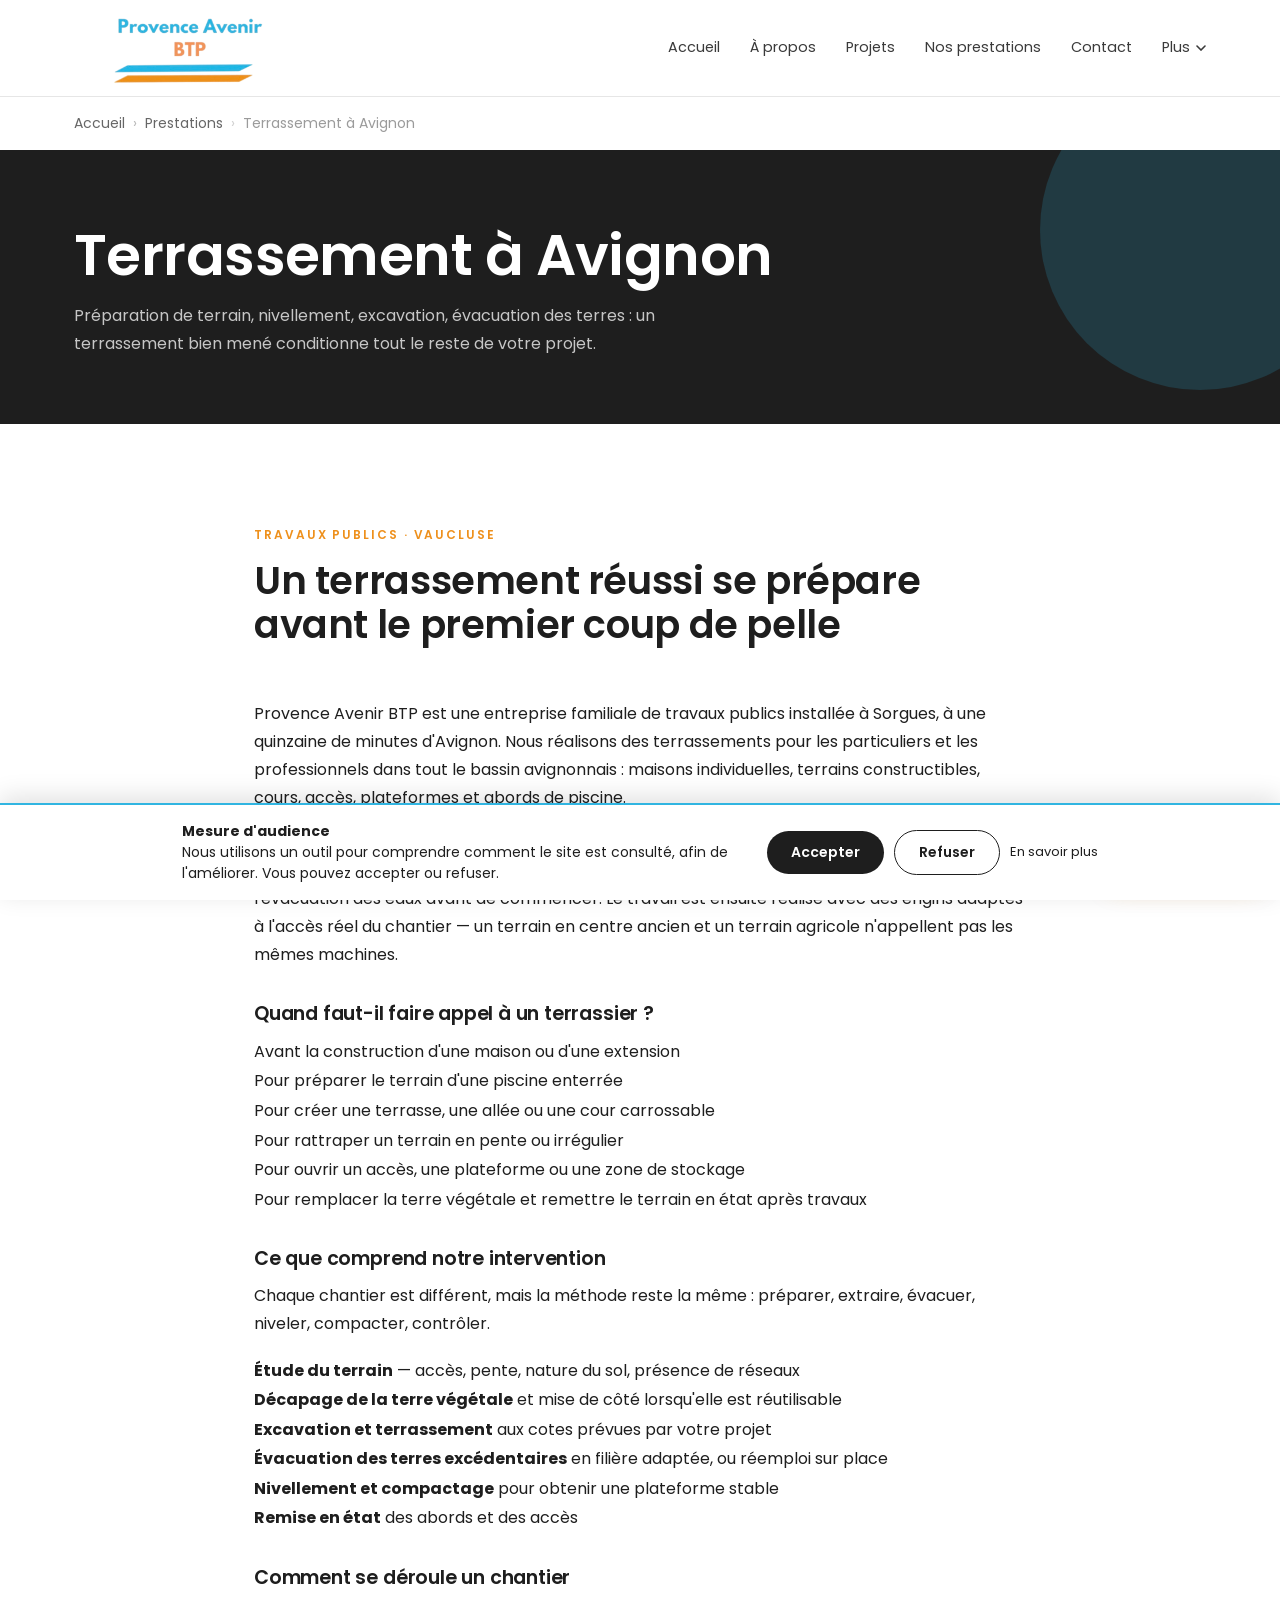
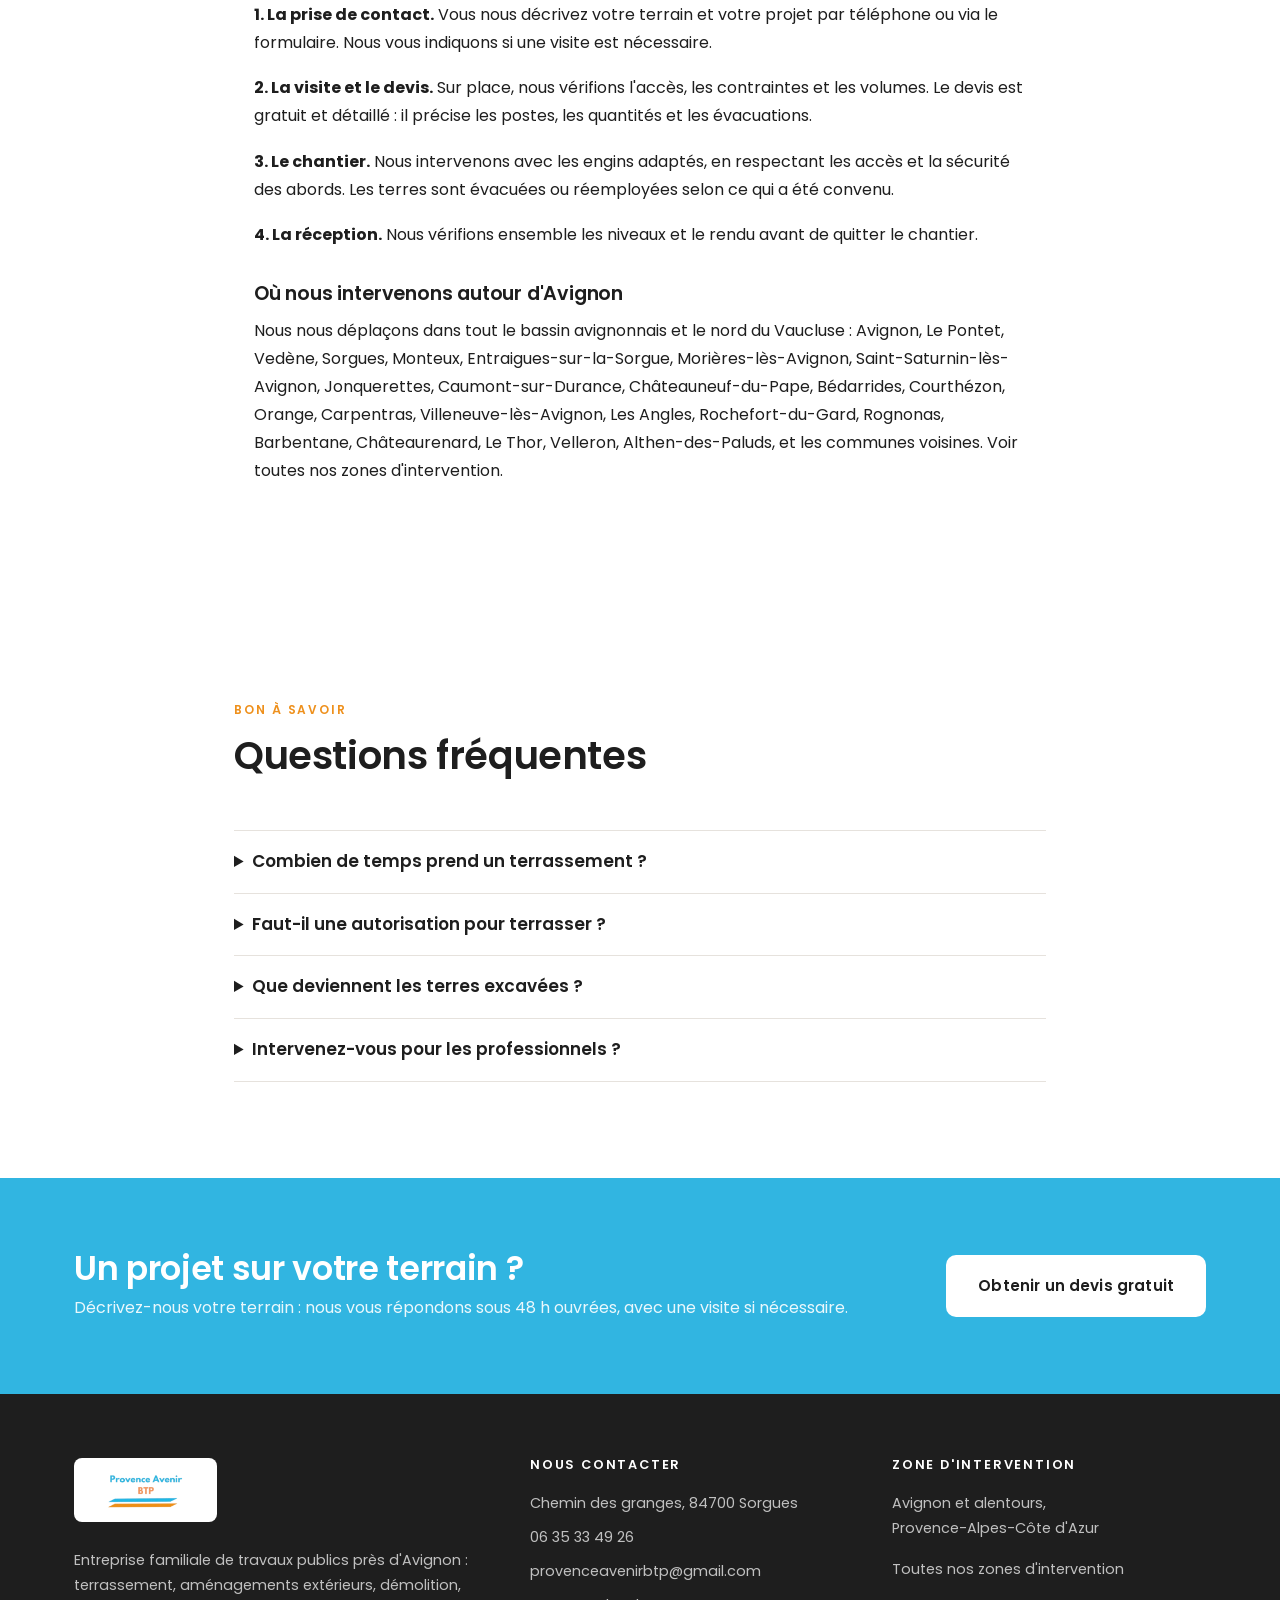
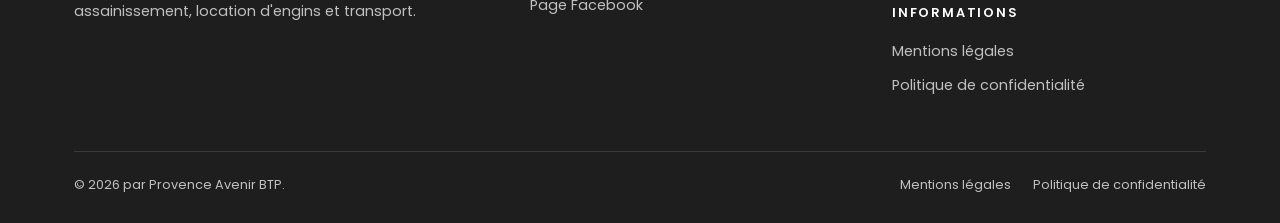
<file: terrassement-avignon.html>
<!DOCTYPE html>
<html lang="fr">
<head>
<meta charset="utf-8">
<meta name="viewport" content="width=device-width, initial-scale=1">
<title>Terrassement à Avignon — Devis gratuit | Provence Avenir BTP</title>
<meta name="description" content="Terrassement à Avignon : préparation de terrain, nivellement, excavation et évacuation des terres. Entreprise familiale à Sorgues, devis gratuit.">
<link rel="canonical" href="https://provenceavenirbtp.fr/terrassement-avignon.html">
<meta property="og:type" content="website">
<meta property="og:site_name" content="Provence Avenir BTP">
<meta property="og:locale" content="fr_FR">
<meta property="og:title" content="Terrassement à Avignon — Devis gratuit | Provence Avenir BTP">
<meta property="og:description" content="Terrassement à Avignon : préparation de terrain, nivellement, excavation et évacuation des terres. Entreprise familiale à Sorgues, devis gratuit.">
<meta property="og:url" content="https://provenceavenirbtp.fr/terrassement-avignon.html">
<meta property="og:image" content="https://provenceavenirbtp.fr/assets/img/og-image.jpg">
<meta name="twitter:card" content="summary_large_image">
<meta name="theme-color" content="#1E1E1E">
<link rel="icon" href="favicon.ico">
<link rel="preconnect" href="https://fonts.googleapis.com">
<link rel="preconnect" href="https://fonts.gstatic.com" crossorigin>
<link href="https://fonts.googleapis.com/css2?family=Poppins:wght@300;400;500;600;700&display=swap" rel="stylesheet">
<link rel="stylesheet" href="assets/css/style.css">
</head>
<body>
<a class="skip" href="#main">Aller au contenu</a>
<header class="site-header">
  <div class="wrap header-inner">
    <a href="index.html" class="logo" aria-label="Provence Avenir BTP — accueil">
      <img src="assets/img/logo.png" alt="Provence Avenir BTP" width="300" height="115">
    </a>
    <button class="burger" aria-label="Ouvrir le menu" aria-expanded="false" aria-controls="nav">
      <span></span><span></span><span></span>
    </button>
    <nav class="nav" id="nav" aria-label="Navigation principale">
      <a href="index.html">Accueil</a><a href="a-propos.html">À propos</a><a href="projets.html">Projets</a><a href="prestations.html">Nos prestations</a><a href="contact.html">Contact</a><div class="dropdown">
          <button class="nav-toggle" aria-expanded="false" aria-haspopup="true">Plus <svg width="10" height="6" viewBox="0 0 10 6" aria-hidden="true"><path d="M1 1l4 4 4-4" stroke="currentColor" stroke-width="1.6" fill="none" stroke-linecap="round"/></svg></button>
          <div class="dropdown-panel">
            <a href="prestations.html#faq">Questions fréquentes</a>
            <a href="mentions-legales.html">Mentions légales</a>
            <a href="politique-confidentialite.html">Politique de confidentialité</a>
          </div>
        </div>
    </nav>
  </div>
</header>
<nav class="breadcrumb" aria-label="Fil d'Ariane" style="font-size:14px;padding:14px 0;color:#666">
  <div class="wrap"><ol style="display:flex;gap:8px;list-style:none;padding:0;margin:0;flex-wrap:wrap"><li><a href="index.html">Accueil</a></li><li><a href="prestations.html">Prestations</a></li><li aria-current="page">Terrassement à Avignon</li></ol></div>
</nav>
<script type="application/ld+json">{"@context": "https://schema.org", "@type": "BreadcrumbList", "itemListElement": [{"@type": "ListItem", "position": 1, "name": "Accueil", "item": "https://provenceavenirbtp.fr/index.html"}, {"@type": "ListItem", "position": 2, "name": "Prestations", "item": "https://provenceavenirbtp.fr/prestations.html"}, {"@type": "ListItem", "position": 3, "name": "Terrassement à Avignon"}]}</script><main id="main">
<section class="page-hero">
  <div class="wrap">
    <h1>Terrassement à Avignon</h1>
    <p>Préparation de terrain, nivellement, excavation, évacuation des terres : un terrassement bien mené conditionne tout le reste de votre projet.</p>
  </div>
</section>

<section class="section">
  <div class="wrap" style="max-width:820px">
    <div class="section-head">
      <span class="eyebrow">Travaux publics · Vaucluse</span>
      <h2>Un terrassement réussi se prépare avant le premier coup de pelle</h2>
    </div>
    <p>Provence Avenir BTP est une entreprise familiale de travaux publics installée à Sorgues, à une quinzaine de minutes d'Avignon. Nous réalisons des terrassements pour les particuliers et les professionnels dans tout le bassin avignonnais : maisons individuelles, terrains constructibles, cours, accès, plateformes et abords de piscine.</p>
    <p>Un terrain mal préparé se paie plus tard : affaissements, eau qui stagne, dallage qui fissure, accès impraticable en hiver. C'est pourquoi nous prenons le temps d'étudier la nature du sol, la pente et l'évacuation des eaux avant de commencer. Le travail est ensuite réalisé avec des engins adaptés à l'accès réel du chantier — un terrain en centre ancien et un terrain agricole n'appellent pas les mêmes machines.</p>

    <h3 style="margin-top:34px">Quand faut-il faire appel à un terrassier ?</h3>
    <ul style="line-height:1.85">
      <li>Avant la construction d'une maison ou d'une extension</li>
      <li>Pour préparer le terrain d'une piscine enterrée</li>
      <li>Pour créer une terrasse, une allée ou une cour carrossable</li>
      <li>Pour rattraper un terrain en pente ou irrégulier</li>
      <li>Pour ouvrir un accès, une plateforme ou une zone de stockage</li>
      <li>Pour remplacer la terre végétale et remettre le terrain en état après travaux</li>
    </ul>

    <h3 style="margin-top:34px">Ce que comprend notre intervention</h3>
    <p>Chaque chantier est différent, mais la méthode reste la même : préparer, extraire, évacuer, niveler, compacter, contrôler.</p>
    <ul style="line-height:1.85">
      <li><strong>Étude du terrain</strong> — accès, pente, nature du sol, présence de réseaux</li>
      <li><strong>Décapage de la terre végétale</strong> et mise de côté lorsqu'elle est réutilisable</li>
      <li><strong>Excavation et terrassement</strong> aux cotes prévues par votre projet</li>
      <li><strong>Évacuation des terres excédentaires</strong> en filière adaptée, ou réemploi sur place</li>
      <li><strong>Nivellement et compactage</strong> pour obtenir une plateforme stable</li>
      <li><strong>Remise en état</strong> des abords et des accès</li>
    </ul>

    <h3 style="margin-top:34px">Comment se déroule un chantier</h3>
    <p><strong>1. La prise de contact.</strong> Vous nous décrivez votre terrain et votre projet par téléphone ou via le formulaire. Nous vous indiquons si une visite est nécessaire.</p>
    <p><strong>2. La visite et le devis.</strong> Sur place, nous vérifions l'accès, les contraintes et les volumes. Le devis est gratuit et détaillé : il précise les postes, les quantités et les évacuations.</p>
    <p><strong>3. Le chantier.</strong> Nous intervenons avec les engins adaptés, en respectant les accès et la sécurité des abords. Les terres sont évacuées ou réemployées selon ce qui a été convenu.</p>
    <p><strong>4. La réception.</strong> Nous vérifions ensemble les niveaux et le rendu avant de quitter le chantier.</p>

    <h3 style="margin-top:34px">Où nous intervenons autour d'Avignon</h3>
    <p>Nous nous déplaçons dans tout le bassin avignonnais et le nord du Vaucluse : Avignon, Le Pontet, Vedène, Sorgues, Monteux, Entraigues-sur-la-Sorgue, Morières-lès-Avignon, Saint-Saturnin-lès-Avignon, Jonquerettes, Caumont-sur-Durance, Châteauneuf-du-Pape, Bédarrides, Courthézon, Orange, Carpentras, Villeneuve-lès-Avignon, Les Angles, Rochefort-du-Gard, Rognonas, Barbentane, Châteaurenard, Le Thor, Velleron, Althen-des-Paluds, et les communes voisines. <a href="zones-intervention.html">Voir toutes nos zones d'intervention</a>.</p>
  </div>
</section>

<section class="section">
  <div class="wrap" style="max-width:860px">
    <div class="section-head"><span class="eyebrow">Bon à savoir</span><h2>Questions fréquentes</h2></div>
    <details style="border-top:1px solid #e6e2dd;padding:16px 0">
      <summary style="cursor:pointer;font-weight:600;font-size:17px">Combien de temps prend un terrassement ?</summary>
      <p style="margin:10px 0 0">Tout dépend de la surface et de l'accès. Un terrassement de cour ou d'accès se traite souvent en une à deux journées ; un terrain complet avec évacuation de terres demande davantage. Le délai est indiqué dans le devis, après visite.</p>
    </details>
    <details style="border-top:1px solid #e6e2dd;padding:16px 0">
      <summary style="cursor:pointer;font-weight:600;font-size:17px">Faut-il une autorisation pour terrasser ?</summary>
      <p style="margin:10px 0 0">Selon la nature du projet, une déclaration préalable ou un permis de construire peut être nécessaire — notamment pour une piscine ou une construction. Nous vous signalons dès la visite si votre projet semble concerné. Les démarches administratives restent à votre charge.</p>
    </details>
    <details style="border-top:1px solid #e6e2dd;padding:16px 0">
      <summary style="cursor:pointer;font-weight:600;font-size:17px">Que deviennent les terres excavées ?</summary>
      <p style="margin:10px 0 0">Elles sont soit réemployées sur place lorsqu'elles conviennent au remblai, soit évacuées vers une filière adaptée. Ce choix est arbitré ensemble : il influence le coût et le délai du chantier.</p>
    </details>
    <details style="border-top:1px solid #e6e2dd;padding:16px 0">
      <summary style="cursor:pointer;font-weight:600;font-size:17px">Intervenez-vous pour les professionnels ?</summary>
      <p style="margin:10px 0 0">Oui. Nous travaillons avec des particuliers, des artisans, des promoteurs et des entreprises pour des plateformes, des accès de chantier et des terrassements préparatoires.</p>
    </details>
    <div style="border-top:1px solid #e6e2dd"></div>
  </div>
</section>
<script type="application/ld+json">{"@context": "https://schema.org", "@type": "FAQPage", "mainEntity": [{"@type": "Question", "name": "Combien de temps prend un terrassement ?", "acceptedAnswer": {"@type": "Answer", "text": "Tout dépend de la surface et de l'accès. Un terrassement de cour ou d'accès se traite souvent en une à deux journées ; un terrain complet avec évacuation de terres demande davantage. Le délai est indiqué dans le devis, après visite."}}, {"@type": "Question", "name": "Faut-il une autorisation pour terrasser ?", "acceptedAnswer": {"@type": "Answer", "text": "Selon la nature du projet, une déclaration préalable ou un permis de construire peut être nécessaire — notamment pour une piscine ou une construction. Nous vous signalons dès la visite si votre projet semble concerné. Les démarches administratives restent à votre charge."}}, {"@type": "Question", "name": "Que deviennent les terres excavées ?", "acceptedAnswer": {"@type": "Answer", "text": "Elles sont soit réemployées sur place lorsqu'elles conviennent au remblai, soit évacuées vers une filière adaptée. Ce choix est arbitré ensemble : il influence le coût et le délai du chantier."}}, {"@type": "Question", "name": "Intervenez-vous pour les professionnels ?", "acceptedAnswer": {"@type": "Answer", "text": "Oui. Nous travaillons avec des particuliers, des artisans, des promoteurs et des entreprises pour des plateformes, des accès de chantier et des terrassements préparatoires."}}]}</script>
</main><section class="cta-band">
  <div class="wrap inner">
    <div>
      <h2>Un projet sur votre terrain ?</h2>
      <p>Décrivez-nous votre terrain : nous vous répondons sous 48 h ouvrées, avec une visite si nécessaire.</p>
    </div>
    <a class="btn btn-white" href="contact.html">Obtenir un devis gratuit</a>
  </div>
</section>
<footer class="site-footer">
  <div class="wrap">
    <div class="footer-grid">
      <div>
        <a href="index.html" class="footer-logo"><img loading="lazy" decoding="async" src="assets/img/logo.png" alt="Provence Avenir BTP" width="220" height="84"></a>
        <p>Entreprise familiale de travaux publics près d'Avignon : terrassement, aménagements extérieurs, démolition, assainissement, location d'engins et transport.</p>
      </div>
      <div>
        <h4>Nous contacter</h4>
        <ul class="footer-list">
          <li>Chemin des granges, 84700 Sorgues</li>
          <li><a href="tel:+33635334926">06 35 33 49 26</a></li>
          <li><a href="mailto:provenceavenirbtp@gmail.com">provenceavenirbtp@gmail.com</a></li>
          <li><a href="https://www.facebook.com/people/Provence-Avenir-BTP/61555597475347/" target="_blank" rel="noopener">Page Facebook</a></li>
        </ul>
      </div>
      <div>
        <h4>Zone d'intervention</h4>
        <p>Avignon et alentours,<br>Provence-Alpes-Côte d'Azur</p><ul class="footer-list" style="margin-top:12px"><li><a href="zones-intervention.html">Toutes nos zones d'intervention</a></li></ul>
        <h4 style="margin-top:24px">Informations</h4>
        <ul class="footer-list">
          <li><a href="mentions-legales.html">Mentions légales</a></li>
          <li><a href="politique-confidentialite.html">Politique de confidentialité</a></li>
        </ul>
      </div>
    </div>
    <div class="footer-bottom">
      <span>© 2026 par Provence Avenir BTP.</span>
      <div class="legal-links">
        <a href="mentions-legales.html">Mentions légales</a>
        <a href="politique-confidentialite.html">Politique de confidentialité</a>
      </div>
    </div>
  </div>
</footer>
<a class="chat-fab" href="contact.html" aria-label="Nous écrire">
  <svg viewBox="0 0 24 24" fill="none" stroke="currentColor" stroke-width="2" aria-hidden="true"><path d="M21 11.5a8.4 8.4 0 0 1-9 8.4 9.9 9.9 0 0 1-4-.9L3 21l1.9-4.4A8.4 8.4 0 0 1 12 3.1a8.4 8.4 0 0 1 9 8.4z" stroke-linecap="round" stroke-linejoin="round"/></svg>
  <span>Discutons !</span>
</a>
<button class="to-top" id="to-top" aria-label="Remonter en haut de page">
  <svg viewBox="0 0 24 24" fill="none" stroke-width="2" aria-hidden="true"><path d="m6 15 6-6 6 6" stroke-linecap="round" stroke-linejoin="round"/></svg>
</button>
<nav class="mobile-bar" aria-label="Actions rapides">
  <a href="tel:+33635334926">
    <svg viewBox="0 0 24 24" fill="none" stroke="currentColor" stroke-width="1.9" aria-hidden="true"><path d="M22 16.9v3a2 2 0 0 1-2.2 2 19.8 19.8 0 0 1-8.6-3.1 19.5 19.5 0 0 1-6-6A19.8 19.8 0 0 1 2.1 4.2 2 2 0 0 1 4.1 2h3a2 2 0 0 1 2 1.7c.1 1 .4 1.9.7 2.8a2 2 0 0 1-.5 2.1L8.1 9.9a16 16 0 0 0 6 6l1.3-1.3a2 2 0 0 1 2.1-.5c.9.3 1.8.6 2.8.7a2 2 0 0 1 1.7 2z" stroke-linecap="round" stroke-linejoin="round"/></svg>
    Téléphone
  </a>
  <a href="mailto:provenceavenirbtp@gmail.com">
    <svg viewBox="0 0 24 24" fill="none" stroke="currentColor" stroke-width="1.9" aria-hidden="true"><rect x="2" y="4" width="20" height="16" rx="2"/><path d="m2 7 10 6 10-6"/></svg>
    E-mail
  </a>
  <a href="https://www.facebook.com/people/Provence-Avenir-BTP/61555597475347/" target="_blank" rel="noopener">
    <svg viewBox="0 0 24 24" fill="currentColor" aria-hidden="true"><path d="M22 12a10 10 0 1 0-11.6 9.9v-7H7.9V12h2.5V9.8c0-2.5 1.5-3.9 3.8-3.9 1.1 0 2.2.2 2.2.2v2.4h-1.2c-1.2 0-1.6.8-1.6 1.6V12h2.7l-.4 2.9h-2.3v7A10 10 0 0 0 22 12z"/></svg>
    Facebook
  </a>
  <a href="contact.html">
    <svg viewBox="0 0 24 24" fill="none" stroke="currentColor" stroke-width="1.9" aria-hidden="true"><path d="M14 2H6a2 2 0 0 0-2 2v16a2 2 0 0 0 2 2h12a2 2 0 0 0 2-2V8z"/><path d="M14 2v6h6M9 13h6M9 17h4" stroke-linecap="round" stroke-linejoin="round"/></svg>
    Devis
  </a>
</nav>
<!-- Consentement cookies + Google Analytics (GA4) -->
<div id="ck" role="dialog" aria-live="polite" aria-label="Mesure d'audience">
  <div class="ck-in">
    <p><strong>Mesure d'audience</strong><br>Nous utilisons un outil pour comprendre comment le site est consulté, afin de l'améliorer. Vous pouvez accepter ou refuser.</p>
    <div class="ck-btns">
      <button type="button" class="ck-btn ck-yes" onclick="ckSet('granted')">Accepter</button>
      <button type="button" class="ck-btn ck-no" onclick="ckSet('denied')">Refuser</button>
      <a href="politique-confidentialite.html">En savoir plus</a>
    </div>
  </div>
</div>
<style>
#ck{position:fixed;left:0;right:0;bottom:0;background:#fff;border-top:2px solid #31B5E1;box-shadow:0 -6px 24px rgba(0,0,0,.12);z-index:9999;transform:translateY(120%);transition:transform .3s ease;font-family:Poppins,system-ui,sans-serif}
#ck.show{transform:translateY(0)}
.ck-in{max-width:960px;margin:0 auto;padding:16px 22px;display:flex;gap:18px;align-items:center;justify-content:space-between;flex-wrap:wrap}
#ck p{margin:0;font-size:14px;line-height:1.5;color:#1E1E1E;max-width:560px}
.ck-btns{display:flex;gap:10px;align-items:center;flex-wrap:wrap}
.ck-btn{border:0;border-radius:40px;padding:11px 24px;font-size:14px;font-weight:600;cursor:pointer;font-family:inherit}
.ck-yes{background:#1E1E1E;color:#fff}
.ck-no{background:#fff;color:#1E1E1E;border:1px solid #1E1E1E}
.ck-btns a{font-size:13px;color:#1E1E1E}
@media(max-width:620px){.ck-in{padding:14px 16px;gap:12px}#ck p{font-size:13px}.ck-btn{padding:10px 18px;font-size:13px}}
</style>
<script>
(function(){
  var K='pabtp_ck', GA='G-KJ9Q89D6ZX';
  window.gaLoad=function(){
    if(window.__ga)return; window.__ga=1;
    var s=document.createElement('script'); s.async=true;
    s.src='https://www.googletagmanager.com/gtag/js?id='+GA;
    document.head.appendChild(s);
    window.dataLayer=window.dataLayer||[];
    window.gtag=function(){dataLayer.push(arguments);};
    gtag('js', new Date());
    gtag('config',GA,{'anonymize_ip':true});
  };
  window.ckSet=function(v){
    try{localStorage.setItem(K,v)}catch(e){}
    var el=document.getElementById('ck'); if(el) el.classList.remove('show');
    if(v==='granted') window.gaLoad();
  };
  var c=null; try{c=localStorage.getItem(K)}catch(e){}
  if(c==='granted'){ window.gaLoad(); }
  else if(!c){ document.addEventListener('DOMContentLoaded',function(){
    var el=document.getElementById('ck'); if(el) el.classList.add('show');
  }); }
})();
</script>

</body>
</html>
</file>
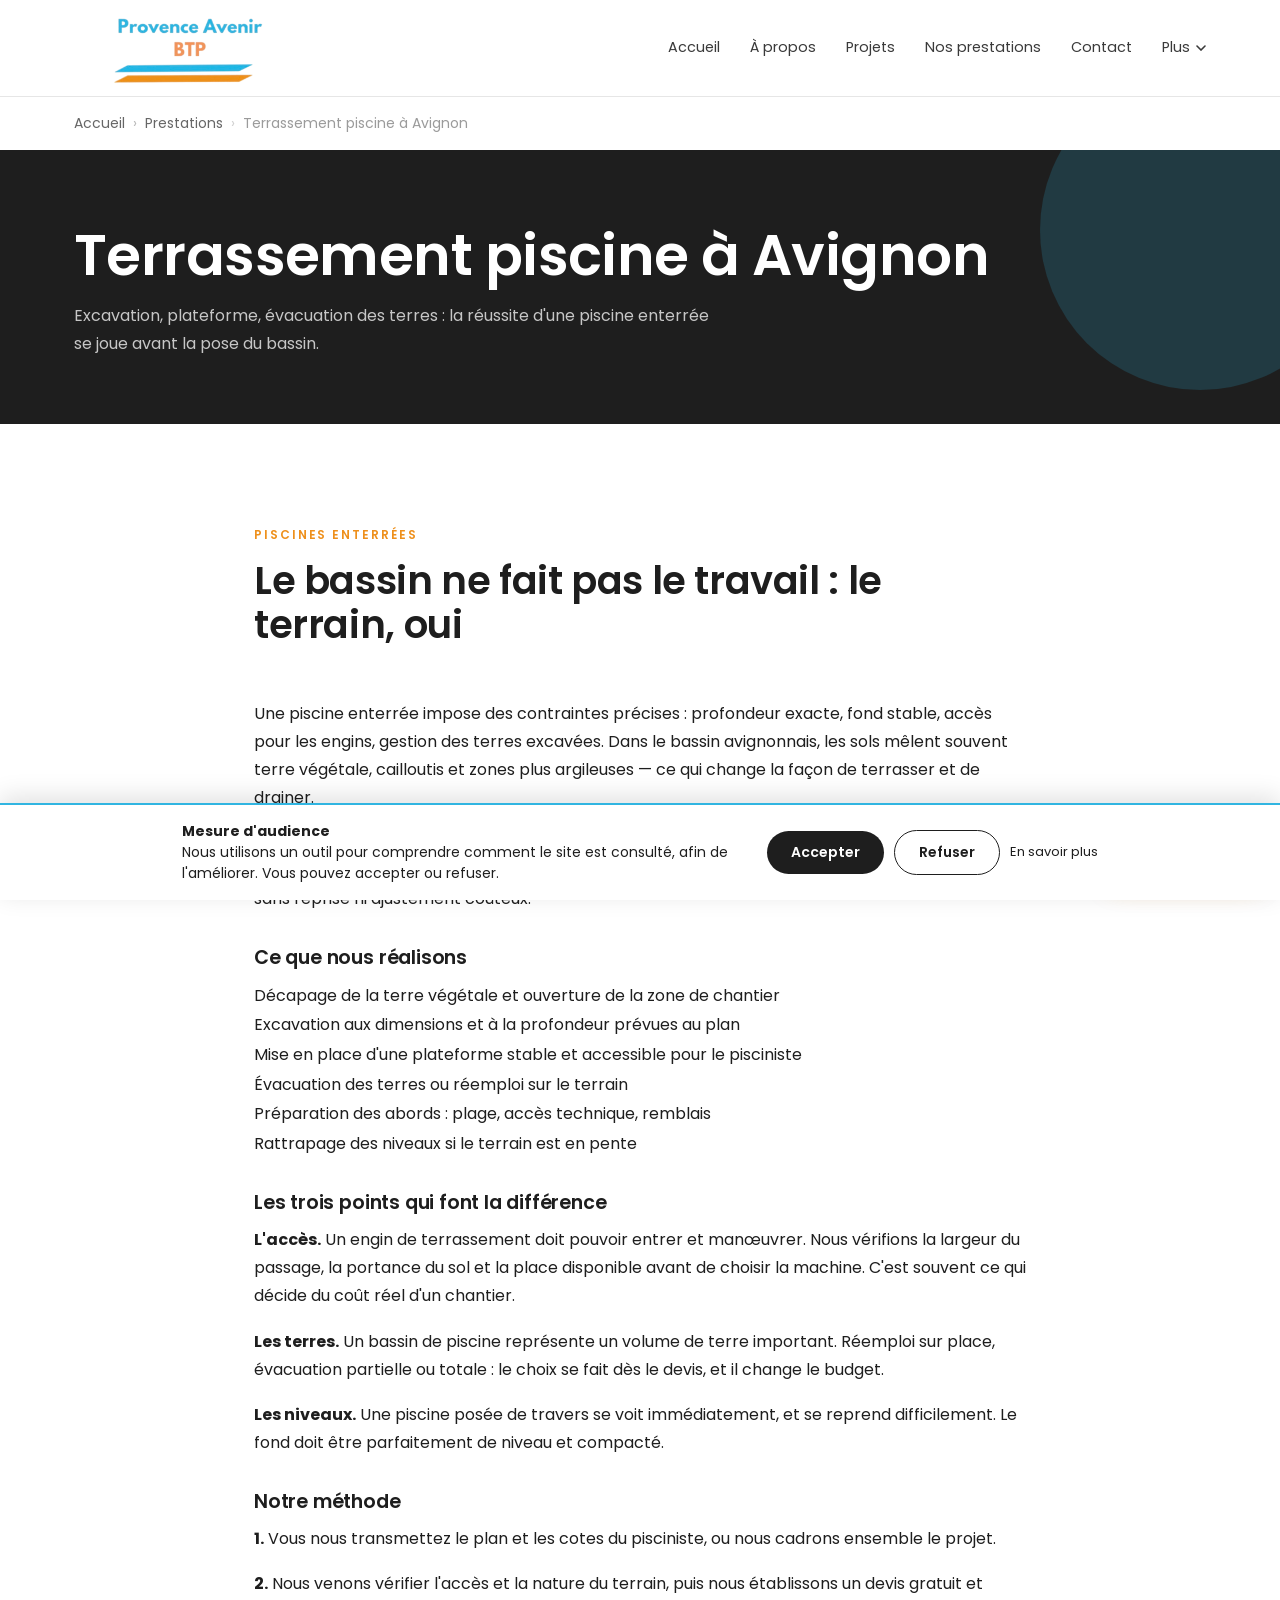
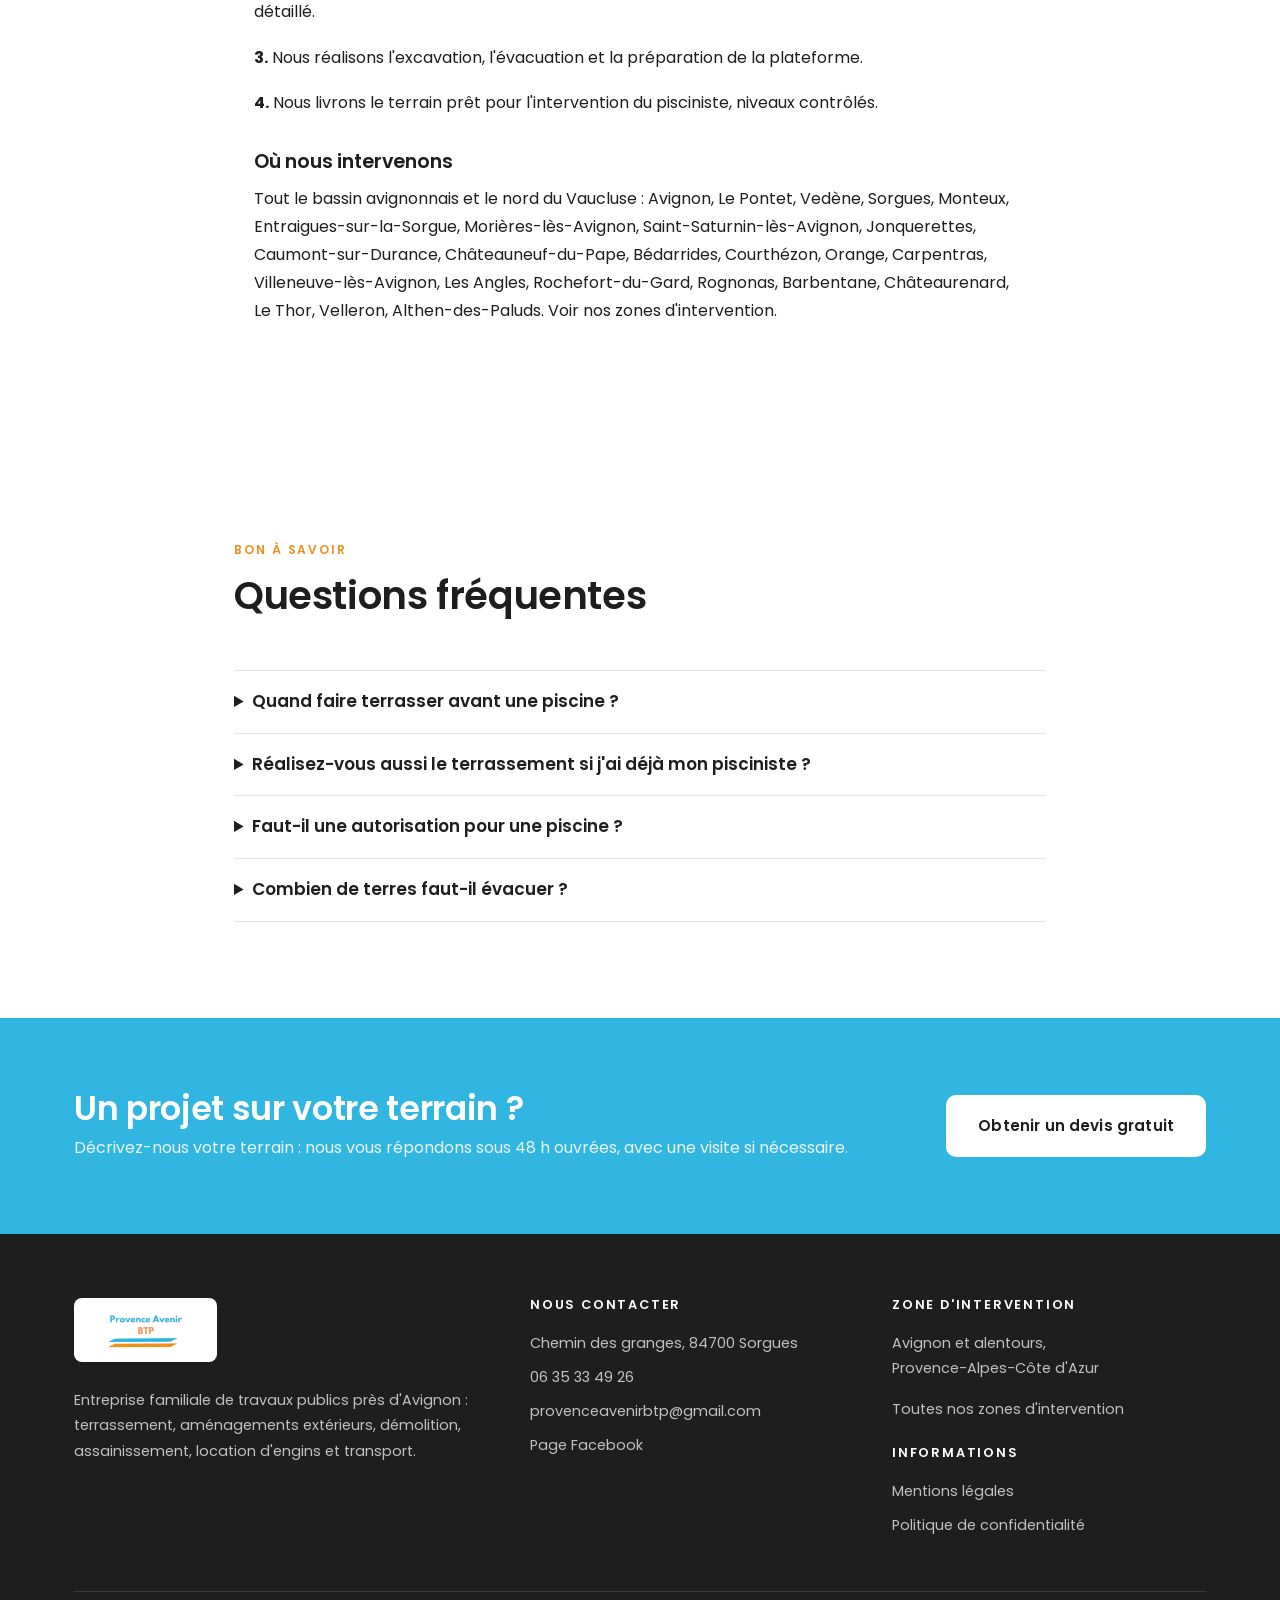
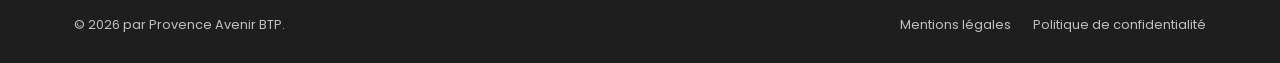
<file: terrassement-piscine-avignon.html>
<!DOCTYPE html>
<html lang="fr">
<head>
<meta charset="utf-8">
<meta name="viewport" content="width=device-width, initial-scale=1">
<title>Terrassement piscine à Avignon | Provence Avenir BTP</title>
<meta name="description" content="Terrassement piscine à Avignon : excavation, plateforme stable, évacuation des terres avant l'intervention de votre pisciniste.">
<link rel="canonical" href="https://provenceavenirbtp.fr/terrassement-piscine-avignon.html">
<meta property="og:type" content="website">
<meta property="og:site_name" content="Provence Avenir BTP">
<meta property="og:locale" content="fr_FR">
<meta property="og:title" content="Terrassement piscine à Avignon | Provence Avenir BTP">
<meta property="og:description" content="Terrassement piscine à Avignon : excavation aux cotes du plan, plateforme stable, évacuation des terres. Nous préparons le terrain avant l'intervention de votre pisciniste.">
<meta property="og:url" content="https://provenceavenirbtp.fr/terrassement-piscine-avignon.html">
<meta property="og:image" content="https://provenceavenirbtp.fr/assets/img/og-image.jpg">
<meta name="twitter:card" content="summary_large_image">
<meta name="theme-color" content="#1E1E1E">
<link rel="icon" href="favicon.ico">
<link rel="preconnect" href="https://fonts.googleapis.com">
<link rel="preconnect" href="https://fonts.gstatic.com" crossorigin>
<link href="https://fonts.googleapis.com/css2?family=Poppins:wght@300;400;500;600;700&display=swap" rel="stylesheet">
<link rel="stylesheet" href="assets/css/style.css">
</head>
<body>
<a class="skip" href="#main">Aller au contenu</a>
<header class="site-header">
  <div class="wrap header-inner">
    <a href="index.html" class="logo" aria-label="Provence Avenir BTP — accueil">
      <img src="assets/img/logo.png" alt="Provence Avenir BTP" width="300" height="115">
    </a>
    <button class="burger" aria-label="Ouvrir le menu" aria-expanded="false" aria-controls="nav">
      <span></span><span></span><span></span>
    </button>
    <nav class="nav" id="nav" aria-label="Navigation principale">
      <a href="index.html">Accueil</a><a href="a-propos.html">À propos</a><a href="projets.html">Projets</a><a href="prestations.html">Nos prestations</a><a href="contact.html">Contact</a><div class="dropdown">
          <button class="nav-toggle" aria-expanded="false" aria-haspopup="true">Plus <svg width="10" height="6" viewBox="0 0 10 6" aria-hidden="true"><path d="M1 1l4 4 4-4" stroke="currentColor" stroke-width="1.6" fill="none" stroke-linecap="round"/></svg></button>
          <div class="dropdown-panel">
            <a href="prestations.html#faq">Questions fréquentes</a>
            <a href="mentions-legales.html">Mentions légales</a>
            <a href="politique-confidentialite.html">Politique de confidentialité</a>
          </div>
        </div>
    </nav>
  </div>
</header>
<nav class="breadcrumb" aria-label="Fil d'Ariane" style="font-size:14px;padding:14px 0;color:#666">
  <div class="wrap"><ol style="display:flex;gap:8px;list-style:none;padding:0;margin:0;flex-wrap:wrap"><li><a href="index.html">Accueil</a></li><li><a href="prestations.html">Prestations</a></li><li aria-current="page">Terrassement piscine à Avignon</li></ol></div>
</nav>
<script type="application/ld+json">{"@context": "https://schema.org", "@type": "BreadcrumbList", "itemListElement": [{"@type": "ListItem", "position": 1, "name": "Accueil", "item": "https://provenceavenirbtp.fr/index.html"}, {"@type": "ListItem", "position": 2, "name": "Prestations", "item": "https://provenceavenirbtp.fr/prestations.html"}, {"@type": "ListItem", "position": 3, "name": "Terrassement piscine à Avignon"}]}</script><main id="main">
<section class="page-hero">
  <div class="wrap">
    <h1>Terrassement piscine à Avignon</h1>
    <p>Excavation, plateforme, évacuation des terres : la réussite d'une piscine enterrée se joue avant la pose du bassin.</p>
  </div>
</section>

<section class="section">
  <div class="wrap" style="max-width:820px">
    <div class="section-head">
      <span class="eyebrow">Piscines enterrées</span>
      <h2>Le bassin ne fait pas le travail : le terrain, oui</h2>
    </div>
    <p>Une piscine enterrée impose des contraintes précises : profondeur exacte, fond stable, accès pour les engins, gestion des terres excavées. Dans le bassin avignonnais, les sols mêlent souvent terre végétale, cailloutis et zones plus argileuses — ce qui change la façon de terrasser et de drainer.</p>
    <p>Provence Avenir BTP réalise l'excavation et la préparation du terrain en amont de l'intervention du pisciniste. Nous travaillons à partir des plans et des cotes fournis, pour que le bassin s'installe sans reprise ni ajustement coûteux.</p>

    <h3 style="margin-top:34px">Ce que nous réalisons</h3>
    <ul style="line-height:1.85">
      <li>Décapage de la terre végétale et ouverture de la zone de chantier</li>
      <li>Excavation aux dimensions et à la profondeur prévues au plan</li>
      <li>Mise en place d'une plateforme stable et accessible pour le pisciniste</li>
      <li>Évacuation des terres ou réemploi sur le terrain</li>
      <li>Préparation des abords : plage, accès technique, remblais</li>
      <li>Rattrapage des niveaux si le terrain est en pente</li>
    </ul>

    <h3 style="margin-top:34px">Les trois points qui font la différence</h3>
    <p><strong>L'accès.</strong> Un engin de terrassement doit pouvoir entrer et manœuvrer. Nous vérifions la largeur du passage, la portance du sol et la place disponible avant de choisir la machine. C'est souvent ce qui décide du coût réel d'un chantier.</p>
    <p><strong>Les terres.</strong> Un bassin de piscine représente un volume de terre important. Réemploi sur place, évacuation partielle ou totale : le choix se fait dès le devis, et il change le budget.</p>
    <p><strong>Les niveaux.</strong> Une piscine posée de travers se voit immédiatement, et se reprend difficilement. Le fond doit être parfaitement de niveau et compacté.</p>

    <h3 style="margin-top:34px">Notre méthode</h3>
    <p><strong>1.</strong> Vous nous transmettez le plan et les cotes du pisciniste, ou nous cadrons ensemble le projet.</p>
    <p><strong>2.</strong> Nous venons vérifier l'accès et la nature du terrain, puis nous établissons un devis gratuit et détaillé.</p>
    <p><strong>3.</strong> Nous réalisons l'excavation, l'évacuation et la préparation de la plateforme.</p>
    <p><strong>4.</strong> Nous livrons le terrain prêt pour l'intervention du pisciniste, niveaux contrôlés.</p>

    <h3 style="margin-top:34px">Où nous intervenons</h3>
    <p>Tout le bassin avignonnais et le nord du Vaucluse : Avignon, Le Pontet, Vedène, Sorgues, Monteux, Entraigues-sur-la-Sorgue, Morières-lès-Avignon, Saint-Saturnin-lès-Avignon, Jonquerettes, Caumont-sur-Durance, Châteauneuf-du-Pape, Bédarrides, Courthézon, Orange, Carpentras, Villeneuve-lès-Avignon, Les Angles, Rochefort-du-Gard, Rognonas, Barbentane, Châteaurenard, Le Thor, Velleron, Althen-des-Paluds. <a href="zones-intervention.html">Voir nos zones d'intervention</a>.</p>
  </div>
</section>

<section class="section">
  <div class="wrap" style="max-width:860px">
    <div class="section-head"><span class="eyebrow">Bon à savoir</span><h2>Questions fréquentes</h2></div>
    <details style="border-top:1px solid #e6e2dd;padding:16px 0">
      <summary style="cursor:pointer;font-weight:600;font-size:17px">Quand faire terrasser avant une piscine ?</summary>
      <p style="margin:10px 0 0">Une fois le projet validé et les autorisations obtenues. Le terrassement intervient avant la pose du bassin et après les éventuels travaux de réseaux. Il est préférable d'éviter les périodes de fortes pluies : un sol détrempé complique l'accès et le compactage.</p>
    </details>
    <details style="border-top:1px solid #e6e2dd;padding:16px 0">
      <summary style="cursor:pointer;font-weight:600;font-size:17px">Réalisez-vous aussi le terrassement si j'ai déjà mon pisciniste ?</summary>
      <p style="margin:10px 0 0">Oui, c'est le cas le plus fréquent. Nous travaillons à partir de ses plans et de ses cotes, et nous livrons une plateforme prête pour son intervention.</p>
    </details>
    <details style="border-top:1px solid #e6e2dd;padding:16px 0">
      <summary style="cursor:pointer;font-weight:600;font-size:17px">Faut-il une autorisation pour une piscine ?</summary>
      <p style="margin:10px 0 0">Une piscine enterrée nécessite en général une déclaration préalable de travaux, et un permis de construire au-delà d'une certaine surface de bassin. Ces démarches relèvent de vous ; nous vous indiquons les contraintes techniques de terrain.</p>
    </details>
    <details style="border-top:1px solid #e6e2dd;padding:16px 0">
      <summary style="cursor:pointer;font-weight:600;font-size:17px">Combien de terres faut-il évacuer ?</summary>
      <p style="margin:10px 0 0">Le volume dépend des dimensions du bassin et de la profondeur. Il est estimé dans le devis. Une partie peut être réemployée sur le terrain pour les remblais et les abords.</p>
    </details>
    <div style="border-top:1px solid #e6e2dd"></div>
  </div>
</section>
<script type="application/ld+json">{"@context": "https://schema.org", "@type": "FAQPage", "mainEntity": [{"@type": "Question", "name": "Quand faire terrasser avant une piscine ?", "acceptedAnswer": {"@type": "Answer", "text": "Une fois le projet validé et les autorisations obtenues. Le terrassement intervient avant la pose du bassin et après les éventuels travaux de réseaux. Il est préférable d'éviter les périodes de fortes pluies : un sol détrempé complique l'accès et le compactage."}}, {"@type": "Question", "name": "Réalisez-vous aussi le terrassement si j'ai déjà mon pisciniste ?", "acceptedAnswer": {"@type": "Answer", "text": "Oui, c'est le cas le plus fréquent. Nous travaillons à partir de ses plans et de ses cotes, et nous livrons une plateforme prête pour son intervention."}}, {"@type": "Question", "name": "Faut-il une autorisation pour une piscine ?", "acceptedAnswer": {"@type": "Answer", "text": "Une piscine enterrée nécessite en général une déclaration préalable de travaux, et un permis de construire au-delà d'une certaine surface de bassin. Ces démarches relèvent de vous ; nous vous indiquons les contraintes techniques de terrain."}}, {"@type": "Question", "name": "Combien de terres faut-il évacuer ?", "acceptedAnswer": {"@type": "Answer", "text": "Le volume dépend des dimensions du bassin et de la profondeur. Il est estimé dans le devis. Une partie peut être réemployée sur le terrain pour les remblais et les abords."}}]}</script>
</main><section class="cta-band">
  <div class="wrap inner">
    <div>
      <h2>Un projet sur votre terrain ?</h2>
      <p>Décrivez-nous votre terrain : nous vous répondons sous 48 h ouvrées, avec une visite si nécessaire.</p>
    </div>
    <a class="btn btn-white" href="contact.html">Obtenir un devis gratuit</a>
  </div>
</section>
<footer class="site-footer">
  <div class="wrap">
    <div class="footer-grid">
      <div>
        <a href="index.html" class="footer-logo"><img loading="lazy" decoding="async" src="assets/img/logo.png" alt="Provence Avenir BTP" width="220" height="84"></a>
        <p>Entreprise familiale de travaux publics près d'Avignon : terrassement, aménagements extérieurs, démolition, assainissement, location d'engins et transport.</p>
      </div>
      <div>
        <h4>Nous contacter</h4>
        <ul class="footer-list">
          <li>Chemin des granges, 84700 Sorgues</li>
          <li><a href="tel:+33635334926">06 35 33 49 26</a></li>
          <li><a href="mailto:provenceavenirbtp@gmail.com">provenceavenirbtp@gmail.com</a></li>
          <li><a href="https://www.facebook.com/people/Provence-Avenir-BTP/61555597475347/" target="_blank" rel="noopener">Page Facebook</a></li>
        </ul>
      </div>
      <div>
        <h4>Zone d'intervention</h4>
        <p>Avignon et alentours,<br>Provence-Alpes-Côte d'Azur</p><ul class="footer-list" style="margin-top:12px"><li><a href="zones-intervention.html">Toutes nos zones d'intervention</a></li></ul>
        <h4 style="margin-top:24px">Informations</h4>
        <ul class="footer-list">
          <li><a href="mentions-legales.html">Mentions légales</a></li>
          <li><a href="politique-confidentialite.html">Politique de confidentialité</a></li>
        </ul>
      </div>
    </div>
    <div class="footer-bottom">
      <span>© 2026 par Provence Avenir BTP.</span>
      <div class="legal-links">
        <a href="mentions-legales.html">Mentions légales</a>
        <a href="politique-confidentialite.html">Politique de confidentialité</a>
      </div>
    </div>
  </div>
</footer>
<a class="chat-fab" href="contact.html" aria-label="Nous écrire">
  <svg viewBox="0 0 24 24" fill="none" stroke="currentColor" stroke-width="2" aria-hidden="true"><path d="M21 11.5a8.4 8.4 0 0 1-9 8.4 9.9 9.9 0 0 1-4-.9L3 21l1.9-4.4A8.4 8.4 0 0 1 12 3.1a8.4 8.4 0 0 1 9 8.4z" stroke-linecap="round" stroke-linejoin="round"/></svg>
  <span>Discutons !</span>
</a>
<button class="to-top" id="to-top" aria-label="Remonter en haut de page">
  <svg viewBox="0 0 24 24" fill="none" stroke-width="2" aria-hidden="true"><path d="m6 15 6-6 6 6" stroke-linecap="round" stroke-linejoin="round"/></svg>
</button>
<nav class="mobile-bar" aria-label="Actions rapides">
  <a href="tel:+33635334926">
    <svg viewBox="0 0 24 24" fill="none" stroke="currentColor" stroke-width="1.9" aria-hidden="true"><path d="M22 16.9v3a2 2 0 0 1-2.2 2 19.8 19.8 0 0 1-8.6-3.1 19.5 19.5 0 0 1-6-6A19.8 19.8 0 0 1 2.1 4.2 2 2 0 0 1 4.1 2h3a2 2 0 0 1 2 1.7c.1 1 .4 1.9.7 2.8a2 2 0 0 1-.5 2.1L8.1 9.9a16 16 0 0 0 6 6l1.3-1.3a2 2 0 0 1 2.1-.5c.9.3 1.8.6 2.8.7a2 2 0 0 1 1.7 2z" stroke-linecap="round" stroke-linejoin="round"/></svg>
    Téléphone
  </a>
  <a href="mailto:provenceavenirbtp@gmail.com">
    <svg viewBox="0 0 24 24" fill="none" stroke="currentColor" stroke-width="1.9" aria-hidden="true"><rect x="2" y="4" width="20" height="16" rx="2"/><path d="m2 7 10 6 10-6"/></svg>
    E-mail
  </a>
  <a href="https://www.facebook.com/people/Provence-Avenir-BTP/61555597475347/" target="_blank" rel="noopener">
    <svg viewBox="0 0 24 24" fill="currentColor" aria-hidden="true"><path d="M22 12a10 10 0 1 0-11.6 9.9v-7H7.9V12h2.5V9.8c0-2.5 1.5-3.9 3.8-3.9 1.1 0 2.2.2 2.2.2v2.4h-1.2c-1.2 0-1.6.8-1.6 1.6V12h2.7l-.4 2.9h-2.3v7A10 10 0 0 0 22 12z"/></svg>
    Facebook
  </a>
  <a href="contact.html">
    <svg viewBox="0 0 24 24" fill="none" stroke="currentColor" stroke-width="1.9" aria-hidden="true"><path d="M14 2H6a2 2 0 0 0-2 2v16a2 2 0 0 0 2 2h12a2 2 0 0 0 2-2V8z"/><path d="M14 2v6h6M9 13h6M9 17h4" stroke-linecap="round" stroke-linejoin="round"/></svg>
    Devis
  </a>
</nav>
<!-- Consentement cookies + Google Analytics (GA4) -->
<div id="ck" role="dialog" aria-live="polite" aria-label="Mesure d'audience">
  <div class="ck-in">
    <p><strong>Mesure d'audience</strong><br>Nous utilisons un outil pour comprendre comment le site est consulté, afin de l'améliorer. Vous pouvez accepter ou refuser.</p>
    <div class="ck-btns">
      <button type="button" class="ck-btn ck-yes" onclick="ckSet('granted')">Accepter</button>
      <button type="button" class="ck-btn ck-no" onclick="ckSet('denied')">Refuser</button>
      <a href="politique-confidentialite.html">En savoir plus</a>
    </div>
  </div>
</div>
<style>
#ck{position:fixed;left:0;right:0;bottom:0;background:#fff;border-top:2px solid #31B5E1;box-shadow:0 -6px 24px rgba(0,0,0,.12);z-index:9999;transform:translateY(120%);transition:transform .3s ease;font-family:Poppins,system-ui,sans-serif}
#ck.show{transform:translateY(0)}
.ck-in{max-width:960px;margin:0 auto;padding:16px 22px;display:flex;gap:18px;align-items:center;justify-content:space-between;flex-wrap:wrap}
#ck p{margin:0;font-size:14px;line-height:1.5;color:#1E1E1E;max-width:560px}
.ck-btns{display:flex;gap:10px;align-items:center;flex-wrap:wrap}
.ck-btn{border:0;border-radius:40px;padding:11px 24px;font-size:14px;font-weight:600;cursor:pointer;font-family:inherit}
.ck-yes{background:#1E1E1E;color:#fff}
.ck-no{background:#fff;color:#1E1E1E;border:1px solid #1E1E1E}
.ck-btns a{font-size:13px;color:#1E1E1E}
@media(max-width:620px){.ck-in{padding:14px 16px;gap:12px}#ck p{font-size:13px}.ck-btn{padding:10px 18px;font-size:13px}}
</style>
<script>
(function(){
  var K='pabtp_ck', GA='G-KJ9Q89D6ZX';
  window.gaLoad=function(){
    if(window.__ga)return; window.__ga=1;
    var s=document.createElement('script'); s.async=true;
    s.src='https://www.googletagmanager.com/gtag/js?id='+GA;
    document.head.appendChild(s);
    window.dataLayer=window.dataLayer||[];
    window.gtag=function(){dataLayer.push(arguments);};
    gtag('js', new Date());
    gtag('config',GA,{'anonymize_ip':true});
  };
  window.ckSet=function(v){
    try{localStorage.setItem(K,v)}catch(e){}
    var el=document.getElementById('ck'); if(el) el.classList.remove('show');
    if(v==='granted') window.gaLoad();
  };
  var c=null; try{c=localStorage.getItem(K)}catch(e){}
  if(c==='granted'){ window.gaLoad(); }
  else if(!c){ document.addEventListener('DOMContentLoaded',function(){
    var el=document.getElementById('ck'); if(el) el.classList.add('show');
  }); }
})();
</script>

</body>
</html>
</file>
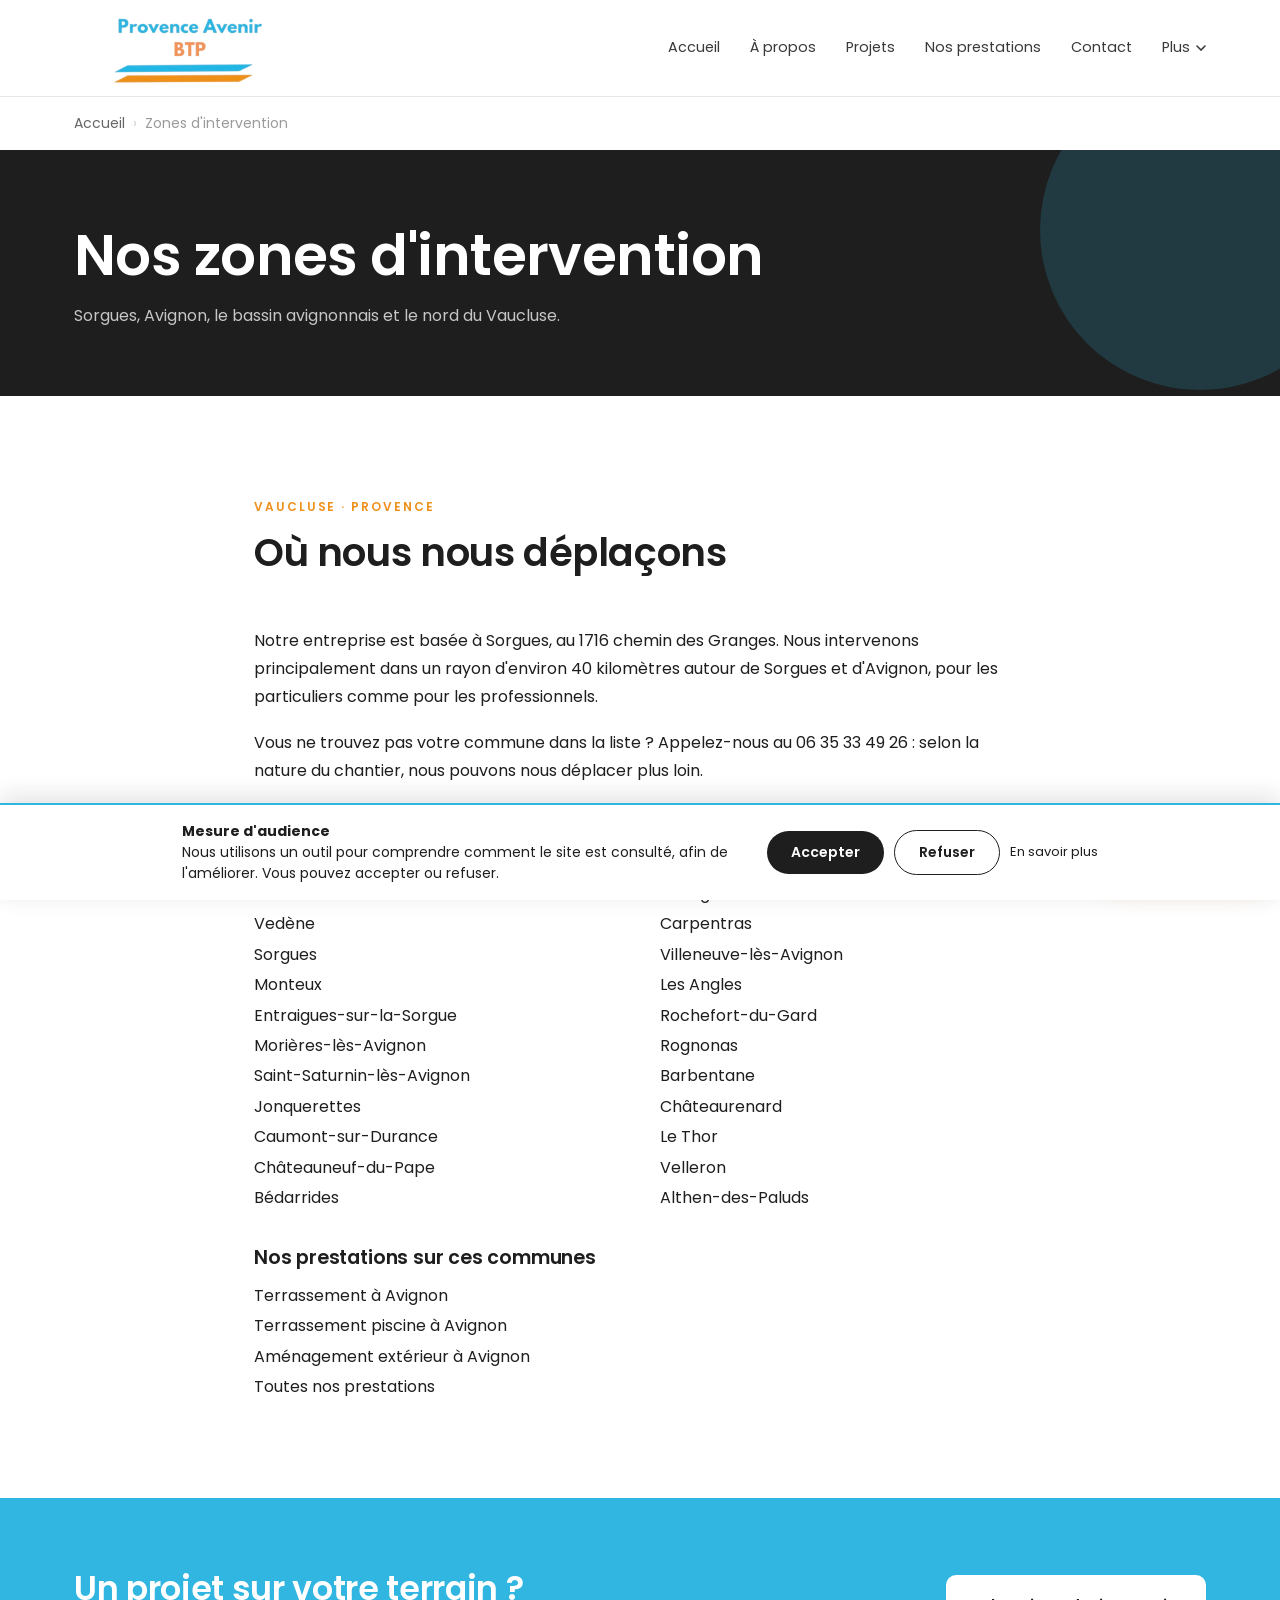
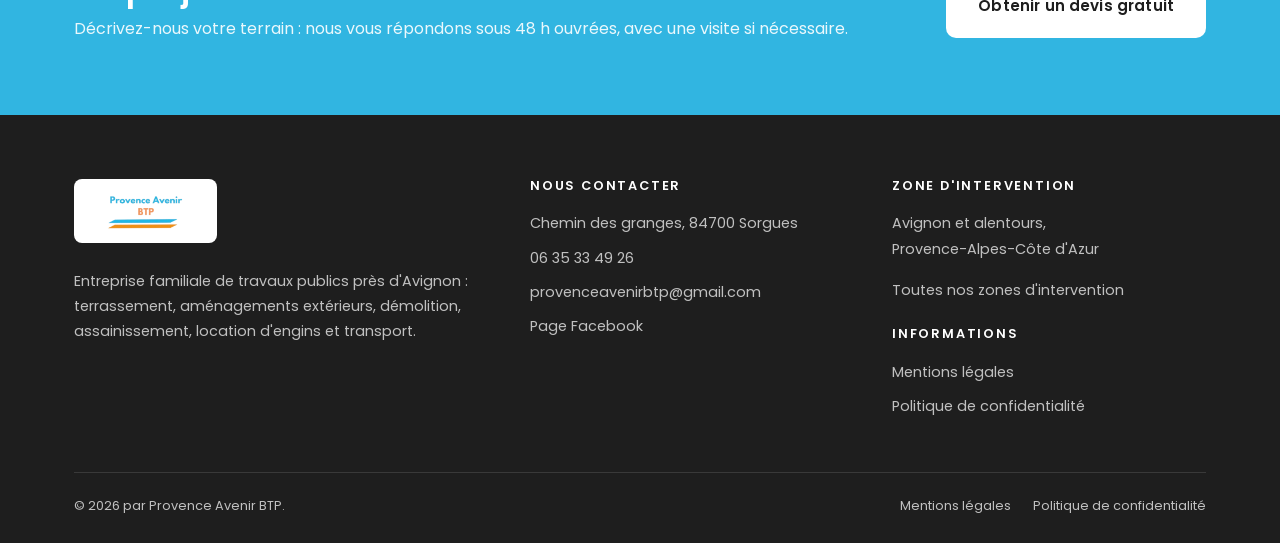
<file: zones-intervention.html>
<!DOCTYPE html>
<html lang="fr">
<head>
<meta charset="utf-8">
<meta name="viewport" content="width=device-width, initial-scale=1">
<title>Zones d'intervention — Avignon et Vaucluse | Provence Avenir BTP</title>
<meta name="description" content="Provence Avenir BTP intervient à Avignon, Sorgues, Le Pontet, Monteux, Carpentras, Orange et dans tout le nord du Vaucluse. Voir la liste des communes desservies.">
<link rel="canonical" href="https://provenceavenirbtp.fr/zones-intervention.html">
<meta property="og:type" content="website">
<meta property="og:site_name" content="Provence Avenir BTP">
<meta property="og:locale" content="fr_FR">
<meta property="og:title" content="Zones d'intervention — Avignon et Vaucluse | Provence Avenir BTP">
<meta property="og:description" content="Provence Avenir BTP intervient à Avignon, Sorgues, Le Pontet, Monteux, Carpentras, Orange et dans tout le nord du Vaucluse. Voir la liste des communes desservies.">
<meta property="og:url" content="https://provenceavenirbtp.fr/zones-intervention.html">
<meta property="og:image" content="https://provenceavenirbtp.fr/assets/img/og-image.jpg">
<meta name="twitter:card" content="summary_large_image">
<meta name="theme-color" content="#1E1E1E">
<link rel="icon" href="favicon.ico">
<link rel="preconnect" href="https://fonts.googleapis.com">
<link rel="preconnect" href="https://fonts.gstatic.com" crossorigin>
<link href="https://fonts.googleapis.com/css2?family=Poppins:wght@300;400;500;600;700&display=swap" rel="stylesheet">
<link rel="stylesheet" href="assets/css/style.css">
</head>
<body>
<a class="skip" href="#main">Aller au contenu</a>
<header class="site-header">
  <div class="wrap header-inner">
    <a href="index.html" class="logo" aria-label="Provence Avenir BTP — accueil">
      <img src="assets/img/logo.png" alt="Provence Avenir BTP" width="300" height="115">
    </a>
    <button class="burger" aria-label="Ouvrir le menu" aria-expanded="false" aria-controls="nav">
      <span></span><span></span><span></span>
    </button>
    <nav class="nav" id="nav" aria-label="Navigation principale">
      <a href="index.html">Accueil</a><a href="a-propos.html">À propos</a><a href="projets.html">Projets</a><a href="prestations.html">Nos prestations</a><a href="contact.html">Contact</a><div class="dropdown">
          <button class="nav-toggle" aria-expanded="false" aria-haspopup="true">Plus <svg width="10" height="6" viewBox="0 0 10 6" aria-hidden="true"><path d="M1 1l4 4 4-4" stroke="currentColor" stroke-width="1.6" fill="none" stroke-linecap="round"/></svg></button>
          <div class="dropdown-panel">
            <a href="prestations.html#faq">Questions fréquentes</a>
            <a href="mentions-legales.html">Mentions légales</a>
            <a href="politique-confidentialite.html">Politique de confidentialité</a>
          </div>
        </div>
    </nav>
  </div>
</header>
<nav class="breadcrumb" aria-label="Fil d'Ariane" style="font-size:14px;padding:14px 0;color:#666">
  <div class="wrap"><ol style="display:flex;gap:8px;list-style:none;padding:0;margin:0;flex-wrap:wrap"><li><a href="index.html">Accueil</a></li><li aria-current="page">Zones d'intervention</li></ol></div>
</nav>
<script type="application/ld+json">{"@context": "https://schema.org", "@type": "BreadcrumbList", "itemListElement": [{"@type": "ListItem", "position": 1, "name": "Accueil", "item": "https://provenceavenirbtp.fr/index.html"}, {"@type": "ListItem", "position": 2, "name": "Zones d'intervention"}]}</script><main id="main">
<section class="page-hero">
  <div class="wrap">
    <h1>Nos zones d'intervention</h1>
    <p>Sorgues, Avignon, le bassin avignonnais et le nord du Vaucluse.</p>
  </div>
</section>

<section class="section">
  <div class="wrap" style="max-width:820px">
    <div class="section-head">
      <span class="eyebrow">Vaucluse · Provence</span>
      <h2>Où nous nous déplaçons</h2>
    </div>
    <p>Notre entreprise est basée à Sorgues, au 1716 chemin des Granges. Nous intervenons principalement dans un rayon d'environ 40 kilomètres autour de Sorgues et d'Avignon, pour les particuliers comme pour les professionnels.</p>
    <p>Vous ne trouvez pas votre commune dans la liste ? Appelez-nous au <a href="tel:+33635334926">06 35 33 49 26</a> : selon la nature du chantier, nous pouvons nous déplacer plus loin.</p>

    <h3 style="margin-top:30px">Communes desservies</h3>
    <ul style="columns:2;line-height:1.9;column-gap:40px">
          <li>Avignon</li>
          <li>Le Pontet</li>
          <li>Vedène</li>
          <li>Sorgues</li>
          <li>Monteux</li>
          <li>Entraigues-sur-la-Sorgue</li>
          <li>Morières-lès-Avignon</li>
          <li>Saint-Saturnin-lès-Avignon</li>
          <li>Jonquerettes</li>
          <li>Caumont-sur-Durance</li>
          <li>Châteauneuf-du-Pape</li>
          <li>Bédarrides</li>
          <li>Courthézon</li>
          <li>Orange</li>
          <li>Carpentras</li>
          <li>Villeneuve-lès-Avignon</li>
          <li>Les Angles</li>
          <li>Rochefort-du-Gard</li>
          <li>Rognonas</li>
          <li>Barbentane</li>
          <li>Châteaurenard</li>
          <li>Le Thor</li>
          <li>Velleron</li>
          <li>Althen-des-Paluds</li>
    </ul>

    <h3 style="margin-top:34px">Nos prestations sur ces communes</h3>
    <ul style="line-height:1.9">
      <li><a href="terrassement-avignon.html">Terrassement à Avignon</a></li>
      <li><a href="terrassement-piscine-avignon.html">Terrassement piscine à Avignon</a></li>
      <li><a href="amenagement-exterieur-avignon.html">Aménagement extérieur à Avignon</a></li>
      <li><a href="prestations.html">Toutes nos prestations</a></li>
    </ul>
  </div>
</section>
</main><section class="cta-band">
  <div class="wrap inner">
    <div>
      <h2>Un projet sur votre terrain ?</h2>
      <p>Décrivez-nous votre terrain : nous vous répondons sous 48 h ouvrées, avec une visite si nécessaire.</p>
    </div>
    <a class="btn btn-white" href="contact.html">Obtenir un devis gratuit</a>
  </div>
</section>
<footer class="site-footer">
  <div class="wrap">
    <div class="footer-grid">
      <div>
        <a href="index.html" class="footer-logo"><img loading="lazy" decoding="async" src="assets/img/logo.png" alt="Provence Avenir BTP" width="220" height="84"></a>
        <p>Entreprise familiale de travaux publics près d'Avignon : terrassement, aménagements extérieurs, démolition, assainissement, location d'engins et transport.</p>
      </div>
      <div>
        <h4>Nous contacter</h4>
        <ul class="footer-list">
          <li>Chemin des granges, 84700 Sorgues</li>
          <li><a href="tel:+33635334926">06 35 33 49 26</a></li>
          <li><a href="mailto:provenceavenirbtp@gmail.com">provenceavenirbtp@gmail.com</a></li>
          <li><a href="https://www.facebook.com/people/Provence-Avenir-BTP/61555597475347/" target="_blank" rel="noopener">Page Facebook</a></li>
        </ul>
      </div>
      <div>
        <h4>Zone d'intervention</h4>
        <p>Avignon et alentours,<br>Provence-Alpes-Côte d'Azur</p><ul class="footer-list" style="margin-top:12px"><li><a href="zones-intervention.html">Toutes nos zones d'intervention</a></li></ul>
        <h4 style="margin-top:24px">Informations</h4>
        <ul class="footer-list">
          <li><a href="mentions-legales.html">Mentions légales</a></li>
          <li><a href="politique-confidentialite.html">Politique de confidentialité</a></li>
        </ul>
      </div>
    </div>
    <div class="footer-bottom">
      <span>© 2026 par Provence Avenir BTP.</span>
      <div class="legal-links">
        <a href="mentions-legales.html">Mentions légales</a>
        <a href="politique-confidentialite.html">Politique de confidentialité</a>
      </div>
    </div>
  </div>
</footer>
<a class="chat-fab" href="contact.html" aria-label="Nous écrire">
  <svg viewBox="0 0 24 24" fill="none" stroke="currentColor" stroke-width="2" aria-hidden="true"><path d="M21 11.5a8.4 8.4 0 0 1-9 8.4 9.9 9.9 0 0 1-4-.9L3 21l1.9-4.4A8.4 8.4 0 0 1 12 3.1a8.4 8.4 0 0 1 9 8.4z" stroke-linecap="round" stroke-linejoin="round"/></svg>
  <span>Discutons !</span>
</a>
<button class="to-top" id="to-top" aria-label="Remonter en haut de page">
  <svg viewBox="0 0 24 24" fill="none" stroke-width="2" aria-hidden="true"><path d="m6 15 6-6 6 6" stroke-linecap="round" stroke-linejoin="round"/></svg>
</button>
<nav class="mobile-bar" aria-label="Actions rapides">
  <a href="tel:+33635334926">
    <svg viewBox="0 0 24 24" fill="none" stroke="currentColor" stroke-width="1.9" aria-hidden="true"><path d="M22 16.9v3a2 2 0 0 1-2.2 2 19.8 19.8 0 0 1-8.6-3.1 19.5 19.5 0 0 1-6-6A19.8 19.8 0 0 1 2.1 4.2 2 2 0 0 1 4.1 2h3a2 2 0 0 1 2 1.7c.1 1 .4 1.9.7 2.8a2 2 0 0 1-.5 2.1L8.1 9.9a16 16 0 0 0 6 6l1.3-1.3a2 2 0 0 1 2.1-.5c.9.3 1.8.6 2.8.7a2 2 0 0 1 1.7 2z" stroke-linecap="round" stroke-linejoin="round"/></svg>
    Téléphone
  </a>
  <a href="mailto:provenceavenirbtp@gmail.com">
    <svg viewBox="0 0 24 24" fill="none" stroke="currentColor" stroke-width="1.9" aria-hidden="true"><rect x="2" y="4" width="20" height="16" rx="2"/><path d="m2 7 10 6 10-6"/></svg>
    E-mail
  </a>
  <a href="https://www.facebook.com/people/Provence-Avenir-BTP/61555597475347/" target="_blank" rel="noopener">
    <svg viewBox="0 0 24 24" fill="currentColor" aria-hidden="true"><path d="M22 12a10 10 0 1 0-11.6 9.9v-7H7.9V12h2.5V9.8c0-2.5 1.5-3.9 3.8-3.9 1.1 0 2.2.2 2.2.2v2.4h-1.2c-1.2 0-1.6.8-1.6 1.6V12h2.7l-.4 2.9h-2.3v7A10 10 0 0 0 22 12z"/></svg>
    Facebook
  </a>
  <a href="contact.html">
    <svg viewBox="0 0 24 24" fill="none" stroke="currentColor" stroke-width="1.9" aria-hidden="true"><path d="M14 2H6a2 2 0 0 0-2 2v16a2 2 0 0 0 2 2h12a2 2 0 0 0 2-2V8z"/><path d="M14 2v6h6M9 13h6M9 17h4" stroke-linecap="round" stroke-linejoin="round"/></svg>
    Devis
  </a>
</nav>
<!-- Consentement cookies + Google Analytics (GA4) -->
<div id="ck" role="dialog" aria-live="polite" aria-label="Mesure d'audience">
  <div class="ck-in">
    <p><strong>Mesure d'audience</strong><br>Nous utilisons un outil pour comprendre comment le site est consulté, afin de l'améliorer. Vous pouvez accepter ou refuser.</p>
    <div class="ck-btns">
      <button type="button" class="ck-btn ck-yes" onclick="ckSet('granted')">Accepter</button>
      <button type="button" class="ck-btn ck-no" onclick="ckSet('denied')">Refuser</button>
      <a href="politique-confidentialite.html">En savoir plus</a>
    </div>
  </div>
</div>
<style>
#ck{position:fixed;left:0;right:0;bottom:0;background:#fff;border-top:2px solid #31B5E1;box-shadow:0 -6px 24px rgba(0,0,0,.12);z-index:9999;transform:translateY(120%);transition:transform .3s ease;font-family:Poppins,system-ui,sans-serif}
#ck.show{transform:translateY(0)}
.ck-in{max-width:960px;margin:0 auto;padding:16px 22px;display:flex;gap:18px;align-items:center;justify-content:space-between;flex-wrap:wrap}
#ck p{margin:0;font-size:14px;line-height:1.5;color:#1E1E1E;max-width:560px}
.ck-btns{display:flex;gap:10px;align-items:center;flex-wrap:wrap}
.ck-btn{border:0;border-radius:40px;padding:11px 24px;font-size:14px;font-weight:600;cursor:pointer;font-family:inherit}
.ck-yes{background:#1E1E1E;color:#fff}
.ck-no{background:#fff;color:#1E1E1E;border:1px solid #1E1E1E}
.ck-btns a{font-size:13px;color:#1E1E1E}
@media(max-width:620px){.ck-in{padding:14px 16px;gap:12px}#ck p{font-size:13px}.ck-btn{padding:10px 18px;font-size:13px}}
</style>
<script>
(function(){
  var K='pabtp_ck', GA='G-KJ9Q89D6ZX';
  window.gaLoad=function(){
    if(window.__ga)return; window.__ga=1;
    var s=document.createElement('script'); s.async=true;
    s.src='https://www.googletagmanager.com/gtag/js?id='+GA;
    document.head.appendChild(s);
    window.dataLayer=window.dataLayer||[];
    window.gtag=function(){dataLayer.push(arguments);};
    gtag('js', new Date());
    gtag('config',GA,{'anonymize_ip':true});
  };
  window.ckSet=function(v){
    try{localStorage.setItem(K,v)}catch(e){}
    var el=document.getElementById('ck'); if(el) el.classList.remove('show');
    if(v==='granted') window.gaLoad();
  };
  var c=null; try{c=localStorage.getItem(K)}catch(e){}
  if(c==='granted'){ window.gaLoad(); }
  else if(!c){ document.addEventListener('DOMContentLoaded',function(){
    var el=document.getElementById('ck'); if(el) el.classList.add('show');
  }); }
})();
</script>

</body>
</html>
</file>
<file: assets/css/style.css>
/* ==========================================================================
   Provence Avenir BTP — feuille de style principale
   Palette reprise du site Wix d'origine :
   bleu #31B5E1 · orange #EE901C · encre #1E1E1E · crème #FAE8DB · brun #B46A2C
   Police : Poppins (identique au site Wix)
   ========================================================================== */

:root{
  --blue:#31B5E1;
  --blue-dark:#1B7FA6;
  --orange:#EE901C;
  --orange-dark:#D97D0A;
  --ink:#1E1E1E;
  --grey:#696666;
  --cream:#FAE8DB;
  --sand:#ECCDB2;
  --brown:#B46A2C;
  --line:#E6E6E6;
  --white:#fff;
  --radius:10px;
  --shadow:0 10px 30px rgba(30,30,30,.08);
  --wrap:1180px;
  --header-h:96px;
}

*,*::before,*::after{box-sizing:border-box}
html{scroll-behavior:smooth}
body{
  margin:0;
  font-family:'Poppins',system-ui,-apple-system,'Segoe UI',Roboto,sans-serif;
  font-weight:400;
  font-size:16px;
  line-height:1.75;
  color:var(--ink);
  background:var(--white);
  -webkit-font-smoothing:antialiased;
}
img,video{max-width:100%;display:block}
a{color:inherit;text-decoration:none}
h1,h2,h3,h4{font-weight:600;line-height:1.15;margin:0 0 .6em;letter-spacing:-.01em}
h1{font-size:clamp(2rem,4.4vw,3.7rem)}
h2{font-size:clamp(1.6rem,3vw,2.5rem)}
h3{font-size:1.2rem}
p{margin:0 0 1.1em}
ul{margin:0;padding:0;list-style:none}

.wrap{width:100%;max-width:var(--wrap);margin:0 auto;padding:0 24px}
.sr-only{position:absolute;width:1px;height:1px;padding:0;margin:-1px;overflow:hidden;clip:rect(0 0 0 0);white-space:nowrap;border:0}
.skip{position:absolute;left:-9999px;top:0;background:var(--ink);color:#fff;padding:12px 18px;z-index:999}
.skip:focus{left:12px;top:12px}

/* ---------- Boutons ---------- */
.btn{
  display:inline-flex;align-items:center;justify-content:center;gap:.5em;
  padding:16px 30px;border-radius:var(--radius);
  font-weight:600;font-size:.95rem;letter-spacing:.01em;
  border:2px solid transparent;cursor:pointer;transition:.22s ease;
  text-align:center;
}
.btn-orange{background:var(--orange);color:#fff}
.btn-orange:hover{background:var(--orange-dark);transform:translateY(-2px)}
.btn-outline{border-color:var(--ink);color:var(--ink);background:transparent}
.btn-outline:hover{background:var(--ink);color:#fff}
.btn-white{background:#fff;color:var(--ink)}
.btn-white:hover{background:var(--cream)}
.btn-ghost{border-color:rgba(255,255,255,.7);color:#fff}
.btn-ghost:hover{background:#fff;color:var(--ink)}

/* ---------- En-tête ---------- */
.site-header{
  position:sticky;top:0;z-index:100;background:#fff;
  border-bottom:1px solid var(--line);
  transition:box-shadow .25s ease;
}
.site-header.scrolled{box-shadow:0 4px 20px rgba(0,0,0,.08)}
.header-inner{
  display:flex;align-items:center;justify-content:space-between;
  gap:24px;min-height:var(--header-h);
}
.logo img{height:88px;width:auto}
.nav{display:flex;align-items:center;gap:30px}
.nav a,.nav .nav-toggle{
  font-size:.9rem;font-weight:400;letter-spacing:0;text-transform:none;
  color:#3a3a3a;background:none;border:0;font-family:inherit;cursor:pointer;
  padding:10px 0;position:relative;display:inline-flex;align-items:center;gap:6px;
}
.nav a::after,.nav .nav-toggle::after{
  content:"";position:absolute;left:0;bottom:0;height:2px;width:0;background:var(--orange);transition:width .22s
}
.nav a:hover::after,.nav .nav-toggle:hover::after,.nav a[aria-current="page"]::after{width:100%}
.nav a[aria-current="page"]{color:var(--orange)}
.dropdown{position:relative}
.dropdown-panel{
  position:absolute;right:0;top:calc(100% + 10px);min-width:230px;background:#fff;
  border:1px solid var(--line);border-radius:var(--radius);box-shadow:var(--shadow);
  padding:8px;opacity:0;visibility:hidden;transform:translateY(-6px);transition:.2s;z-index:20
}
.dropdown:hover .dropdown-panel,.dropdown:focus-within .dropdown-panel{opacity:1;visibility:visible;transform:none}
.dropdown-panel a{display:block;padding:11px 14px;border-radius:6px;text-transform:none;letter-spacing:0;font-size:.9rem}
.dropdown-panel a::after{display:none}
.dropdown-panel a:hover{background:var(--cream);color:var(--ink)}
.burger{display:none;background:none;border:0;padding:10px;cursor:pointer}
.burger span{display:block;width:26px;height:2px;background:var(--ink);margin:5px 0;transition:.25s}

/* ---------- Hero ---------- */
.hero{position:relative;min-height:clamp(480px,76vh,720px);display:flex;align-items:center;overflow:hidden;background:var(--ink)}
.hero video,.hero .hero-fallback{
  position:absolute;inset:0;width:100%;height:100%;object-fit:cover;z-index:0
}
.hero::after{
  content:"";position:absolute;inset:0;z-index:1;
  background:linear-gradient(100deg,rgba(15,15,15,.82) 0%,rgba(15,15,15,.55) 45%,rgba(15,15,15,.25) 100%)
}
.hero-content{position:relative;z-index:2;padding:90px 0;max-width:780px}
.hero h1{color:#fff;margin-bottom:40px;max-width:700px;font-weight:600;font-size:clamp(2.1rem,4.6vw,4rem);line-height:1.1;text-shadow:0 2px 24px rgba(0,0,0,.3)}
.hero .hero-note{color:rgba(255,255,255,.85);font-size:.95rem;margin-top:26px}

/* ---------- Sections ---------- */
section{position:relative}
.section{padding:96px 0}
.section--cream{background:var(--cream)}
.section--grey{background:#F5F5F5}
.section--dark{background:var(--ink);color:#fff}
.section-head{max-width:720px;margin-bottom:52px}
.section-head.center{margin-left:auto;margin-right:auto;text-align:center}
.eyebrow{
  display:inline-block;font-size:.75rem;font-weight:600;letter-spacing:.16em;
  text-transform:uppercase;color:var(--orange);margin-bottom:14px
}
.lead{font-size:1.08rem;color:var(--grey)}
.section--dark .lead{color:rgba(255,255,255,.75)}

/* deux colonnes */
.split{display:grid;grid-template-columns:1.05fr .95fr;gap:64px;align-items:center}
.split.reverse .split-media{order:2}
.split-media img{border-radius:var(--radius);box-shadow:var(--shadow);width:100%;height:auto;object-fit:cover}
.split-media.tall img{aspect-ratio:3/4}
.phone-line{font-weight:600;font-size:1.05rem;margin:26px 0}
.phone-line a{color:var(--brown);border-bottom:2px solid var(--sand)}
.phone-line a:hover{color:var(--orange);border-color:var(--orange)}

/* atouts */
.features{display:grid;grid-template-columns:repeat(4,1fr);gap:26px}
.feature{background:#fff;border-radius:var(--radius);padding:32px 26px;border-top:3px solid var(--orange);box-shadow:var(--shadow)}
.feature .ico{width:38px;height:38px;color:var(--blue);margin-bottom:16px}
.feature h3{font-size:1.05rem;margin-bottom:10px}
.feature p{font-size:.92rem;color:var(--grey);margin:0}

/* cartes prestations */
.cards{display:grid;grid-template-columns:repeat(3,1fr);gap:28px}
.card{
  position:relative;display:block;border-radius:var(--radius);overflow:hidden;
  background:var(--ink);box-shadow:var(--shadow)
}
.card img{aspect-ratio:4/3;width:100%;height:auto;display:block;object-fit:cover;transition:transform .5s ease;opacity:.92}
.card:hover img{transform:scale(1.05)}
.card-body{position:absolute;inset:auto 0 0 0;padding:26px 24px;background:linear-gradient(transparent,rgba(0,0,0,.78))}
.card-body h3{color:#fff;margin:0;font-size:1.28rem}
.card-body span{color:var(--sand);font-size:.78rem;letter-spacing:.14em;text-transform:uppercase}
.center-cta{text-align:center;margin-top:44px}

/* prestations détaillées */
.services{display:grid;grid-template-columns:repeat(2,1fr);gap:34px}
.service{background:#fff;border-radius:var(--radius);overflow:hidden;box-shadow:var(--shadow);display:flex;flex-direction:column}
.service img{aspect-ratio:16/10;object-fit:cover;width:100%;height:auto;display:block}
.service-body{padding:30px 30px 34px}
.service-body h3{margin-bottom:6px}
.service-body .pitch{color:var(--brown);font-weight:500;font-size:.95rem;margin-bottom:12px}
.service-body p:last-child{margin:0;color:var(--grey);font-size:.95rem}

/* témoignages */
.quotes{display:grid;grid-template-columns:repeat(3,1fr);gap:26px}
.quote{background:#fff;border-radius:var(--radius);padding:34px 30px;box-shadow:var(--shadow);position:relative}
.quote::before{content:"«";position:absolute;top:6px;left:22px;font-size:4.4rem;line-height:1;color:var(--sand);font-family:Georgia,serif}
.quote p{position:relative;font-size:.95rem;color:#3a3a3a;padding-top:26px;margin-bottom:20px}
.quote cite{font-style:normal;font-weight:600;font-size:.9rem;color:var(--brown)}
.stars{color:var(--orange);letter-spacing:2px;font-size:.85rem}

/* bande CTA */
.cta-band{background:var(--blue);color:#fff;padding:72px 0}
.cta-band .inner{display:flex;align-items:center;justify-content:space-between;gap:32px;flex-wrap:wrap}
.cta-band h2{margin:0 0 6px;color:#fff;font-size:clamp(1.5rem,2.6vw,2.1rem)}
.cta-band p{margin:0;color:rgba(255,255,255,.9)}

/* contact */
.contact-grid{display:grid;grid-template-columns:.85fr 1.15fr;gap:56px;align-items:start}
.info-list li{display:flex;gap:16px;padding:18px 0;border-bottom:1px solid var(--line)}
.info-list li:last-child{border-bottom:0}
.info-list .ico{flex:0 0 22px;color:var(--orange);margin-top:3px}
.info-list strong{display:block;font-size:.8rem;letter-spacing:.12em;text-transform:uppercase;color:var(--grey);font-weight:600}
.info-list span,.info-list a{font-size:1rem}
.info-list a:hover{color:var(--orange)}

.form-card{background:#fff;border-radius:var(--radius);padding:38px;box-shadow:var(--shadow);border:1px solid var(--line)}
.field{margin-bottom:18px}
.field label{display:block;font-size:.82rem;font-weight:500;margin-bottom:7px;color:#4a4a4a}
.field label .req{color:var(--orange)}
.field input,.field select,.field textarea{
  width:100%;padding:13px 15px;border:1px solid #d8d8d8;border-radius:8px;
  font-family:inherit;font-size:.95rem;color:var(--ink);background:#fbfbfb;transition:.2s
}
.field input:focus,.field select:focus,.field textarea:focus{
  outline:none;border-color:var(--blue);background:#fff;box-shadow:0 0 0 3px rgba(49,181,225,.15)
}
.field textarea{min-height:130px;resize:vertical}
.grid-2{display:grid;grid-template-columns:1fr 1fr;gap:18px}
.check{display:flex;gap:10px;align-items:flex-start;font-size:.8rem;color:var(--grey);margin:6px 0 22px}
.check input{margin-top:4px;flex:0 0 auto}
.form-note{font-size:.78rem;color:var(--grey);margin-top:14px}
.form-msg{display:none;padding:14px 16px;border-radius:8px;font-size:.9rem;margin-bottom:18px}
.form-msg.ok{display:block;background:#eaf7ee;color:#1d6b33;border:1px solid #bfe3ca}
.form-msg.err{display:block;background:#fdecec;color:#a32020;border:1px solid #f3c9c9}
.hp{position:absolute;left:-9999px;opacity:0;height:0;width:0}

/* galerie projets */
.gallery{display:grid;grid-template-columns:repeat(3,1fr);gap:18px}
.gallery figure{margin:0;position:relative;overflow:hidden;border-radius:var(--radius);background:#eee}
.gallery img{aspect-ratio:1/1;object-fit:cover;width:100%;height:auto;display:block;transition:transform .5s}
.gallery figure:hover img{transform:scale(1.06)}
.gallery figcaption{
  position:absolute;left:0;right:0;bottom:0;padding:14px 16px;font-size:.82rem;color:#fff;
  background:linear-gradient(transparent,rgba(0,0,0,.65));opacity:0;transition:.3s
}
.gallery figure:hover figcaption{opacity:1}

/* méthode */
.steps{display:grid;grid-template-columns:repeat(4,1fr);gap:24px;counter-reset:step}
.step{background:#fff;border-radius:var(--radius);padding:30px 26px;box-shadow:var(--shadow);position:relative}
.step::before{
  counter-increment:step;content:counter(step,decimal-leading-zero);
  font-size:.8rem;font-weight:600;letter-spacing:.1em;color:var(--orange);display:block;margin-bottom:12px
}
.step h3{font-size:1rem;margin-bottom:8px}
.step p{font-size:.9rem;color:var(--grey);margin:0}

/* page header interne */
.page-hero{background:var(--ink);color:#fff;padding:74px 0 66px;position:relative;overflow:hidden}
.page-hero::after{content:"";position:absolute;right:-80px;top:-80px;width:320px;height:320px;border-radius:50%;background:rgba(49,181,225,.18)}
.page-hero h1{margin:0;position:relative;z-index:1}
.page-hero p{margin:14px 0 0;color:rgba(255,255,255,.75);max-width:640px;position:relative;z-index:1}

/* pied de page */
.site-footer{background:var(--ink);color:rgba(255,255,255,.72);padding:64px 0 26px;font-size:.9rem}
.footer-grid{display:grid;grid-template-columns:1.3fr 1fr 1fr;gap:48px;margin-bottom:44px}
.site-footer h4{color:#fff;font-size:.8rem;letter-spacing:.14em;text-transform:uppercase;margin-bottom:18px}
.site-footer a:hover{color:var(--orange)}
.footer-logo{background:#fff;display:inline-block;padding:10px 14px;border-radius:8px;margin-bottom:18px}
.footer-logo img{height:44px;width:auto}
.footer-list li{margin-bottom:9px}
.footer-bottom{border-top:1px solid rgba(255,255,255,.12);padding-top:22px;display:flex;justify-content:space-between;gap:20px;flex-wrap:wrap;font-size:.8rem}
.legal-links{display:flex;gap:22px;flex-wrap:wrap}

/* ---------- Éléments flottants ---------- */
.chat-fab{
  position:fixed;right:22px;bottom:22px;z-index:90;display:inline-flex;align-items:center;gap:9px;
  background:var(--orange);color:#fff;padding:13px 20px;border-radius:6px;
  font-weight:500;font-size:.9rem;box-shadow:0 8px 24px rgba(238,144,28,.35)
}
.chat-fab:hover{background:var(--orange-dark)}
.chat-fab svg{width:17px;height:17px}

.to-top{
  position:fixed;right:22px;bottom:84px;z-index:89;width:44px;height:44px;border-radius:50%;
  background:#fff;border:1px solid var(--line);box-shadow:0 4px 16px rgba(0,0,0,.14);
  display:grid;place-items:center;cursor:pointer;opacity:0;visibility:hidden;transition:.25s
}
.to-top.show{opacity:1;visibility:visible}
.to-top svg{width:16px;height:16px;stroke:var(--ink)}

/* barre mobile fixe — comme sur le site d'origine */
.mobile-bar{
  display:none;position:fixed;left:0;right:0;bottom:0;z-index:95;background:#fff;
  border-top:1px solid var(--line);box-shadow:0 -2px 14px rgba(0,0,0,.07)
}
.mobile-bar a{
  flex:1;display:flex;flex-direction:column;align-items:center;gap:4px;
  padding:9px 4px 8px;font-size:.72rem;color:#444
}
.mobile-bar svg{width:21px;height:21px}
.mobile-bar a:nth-child(1) svg{color:#34a853}
.mobile-bar a:nth-child(2) svg{color:#c2185b}
.mobile-bar a:nth-child(3) svg{color:#1877F2}
.mobile-bar a:nth-child(4) svg{color:#1B7FA6}

/* ---------- Responsive ---------- */
@media (max-width:1024px){
  .features{grid-template-columns:repeat(2,1fr)}
  .steps{grid-template-columns:repeat(2,1fr)}
  .split{gap:40px}
  .nav{gap:24px}
}
@media (max-width:860px){
  :root{--header-h:76px}
  .burger{display:block}
  .nav{
    position:absolute;top:var(--header-h);left:0;right:0;background:#fff;
    flex-direction:column;align-items:stretch;gap:0;padding:0 24px;
    border-bottom:1px solid var(--line);box-shadow:var(--shadow);
    max-height:0;overflow:hidden;transition:max-height .3s ease
  }
  .nav.open{max-height:520px;padding-bottom:18px}
  .nav a,.nav .nav-toggle{padding:15px 0;border-bottom:1px solid #f1f1f1;width:100%;justify-content:space-between}
  .nav a::after,.nav .nav-toggle::after{display:none}
  .dropdown-panel{position:static;opacity:1;visibility:visible;transform:none;box-shadow:none;border:0;padding:0 0 0 12px;min-width:0}
  .logo img{height:62px}
  /* en-tête centré comme sur Wix */
  .header-inner{justify-content:center;position:relative}
  .burger{position:absolute;right:0;top:50%;transform:translateY(-50%)}
  /* bandeau d'accueil centré */
  .hero-content{text-align:center;padding:64px 0 72px}
  .hero h1{margin-left:auto;margin-right:auto}
  .hero .btn{width:auto;min-width:260px}
  .hero .hero-note{margin-top:22px}
  /* barre fixe mobile */
  .mobile-bar{display:flex}
  body{padding-bottom:58px}
  .split,.contact-grid,.cards,.services,.quotes,.gallery,.footer-grid{grid-template-columns:1fr}
  .split.reverse .split-media{order:0}
  .section{padding:64px 0}
  .hero{min-height:auto}
  .hero-content{padding:72px 0 80px}
  .hero::after{background:linear-gradient(180deg,rgba(15,15,15,.55),rgba(15,15,15,.85))}
  .form-card{padding:26px}
  .grid-2{grid-template-columns:1fr}
  .cta-band .inner{flex-direction:column;align-items:flex-start}
  .page-hero{padding:52px 0}
  .footer-grid{gap:32px}
  .call-fab,.chat-fab{display:none}
  .to-top{bottom:78px;right:14px;width:40px;height:40px}
}
@media (max-width:520px){
  .features,.steps{grid-template-columns:1fr}
  .section-head{margin-bottom:34px}
  .btn{width:100%}
  .cta-band .btn{width:auto}
}
@media (prefers-reduced-motion:reduce){
  *{animation:none!important;transition:none!important;scroll-behavior:auto!important}
}

/* fil d'Ariane */
.breadcrumb ol li+li::before{content:"\203A";margin-right:8px;opacity:.45}
.breadcrumb a{color:inherit;text-decoration:none}
.breadcrumb a:hover{text-decoration:underline}
.breadcrumb li[aria-current]{opacity:.65}

/* légendes visibles sans survol (mobile) */
@media (hover:none){
  .gallery figcaption{opacity:1;background:linear-gradient(transparent,rgba(0,0,0,.72))}
}
</file>
